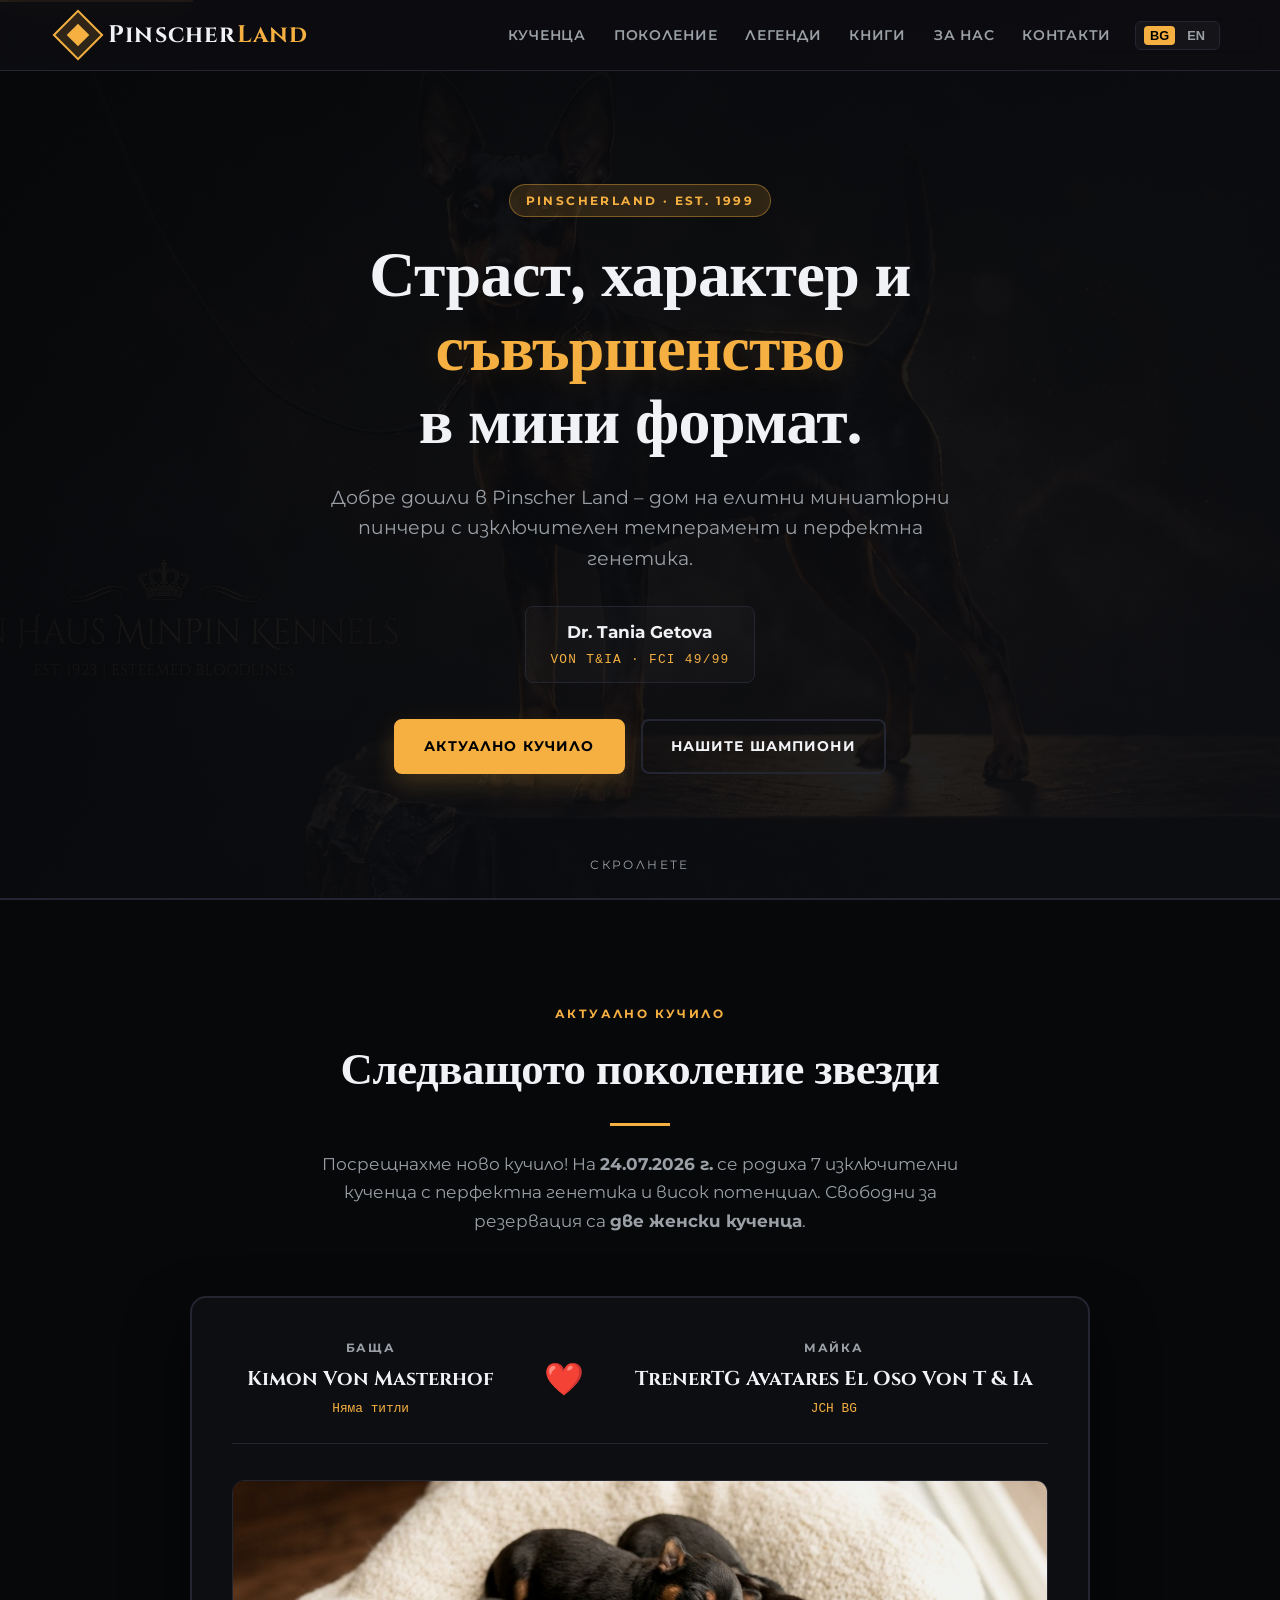
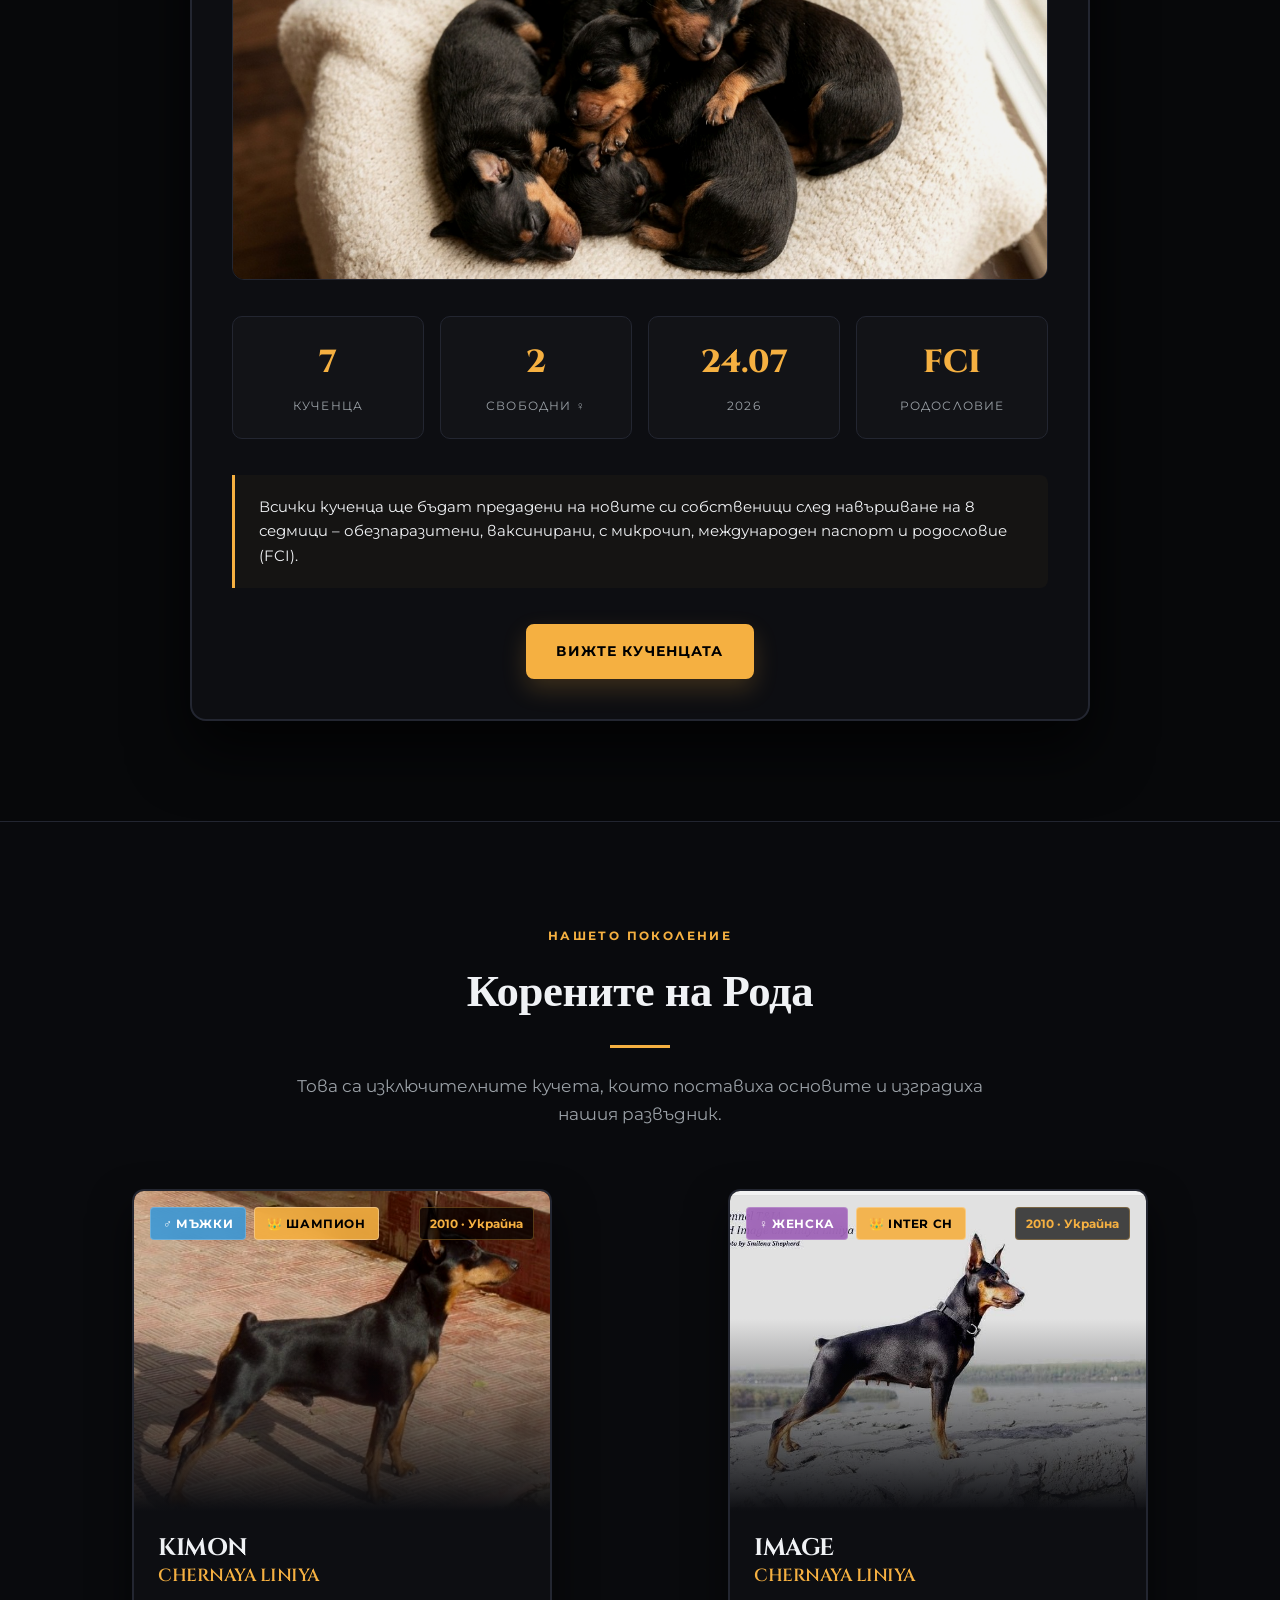
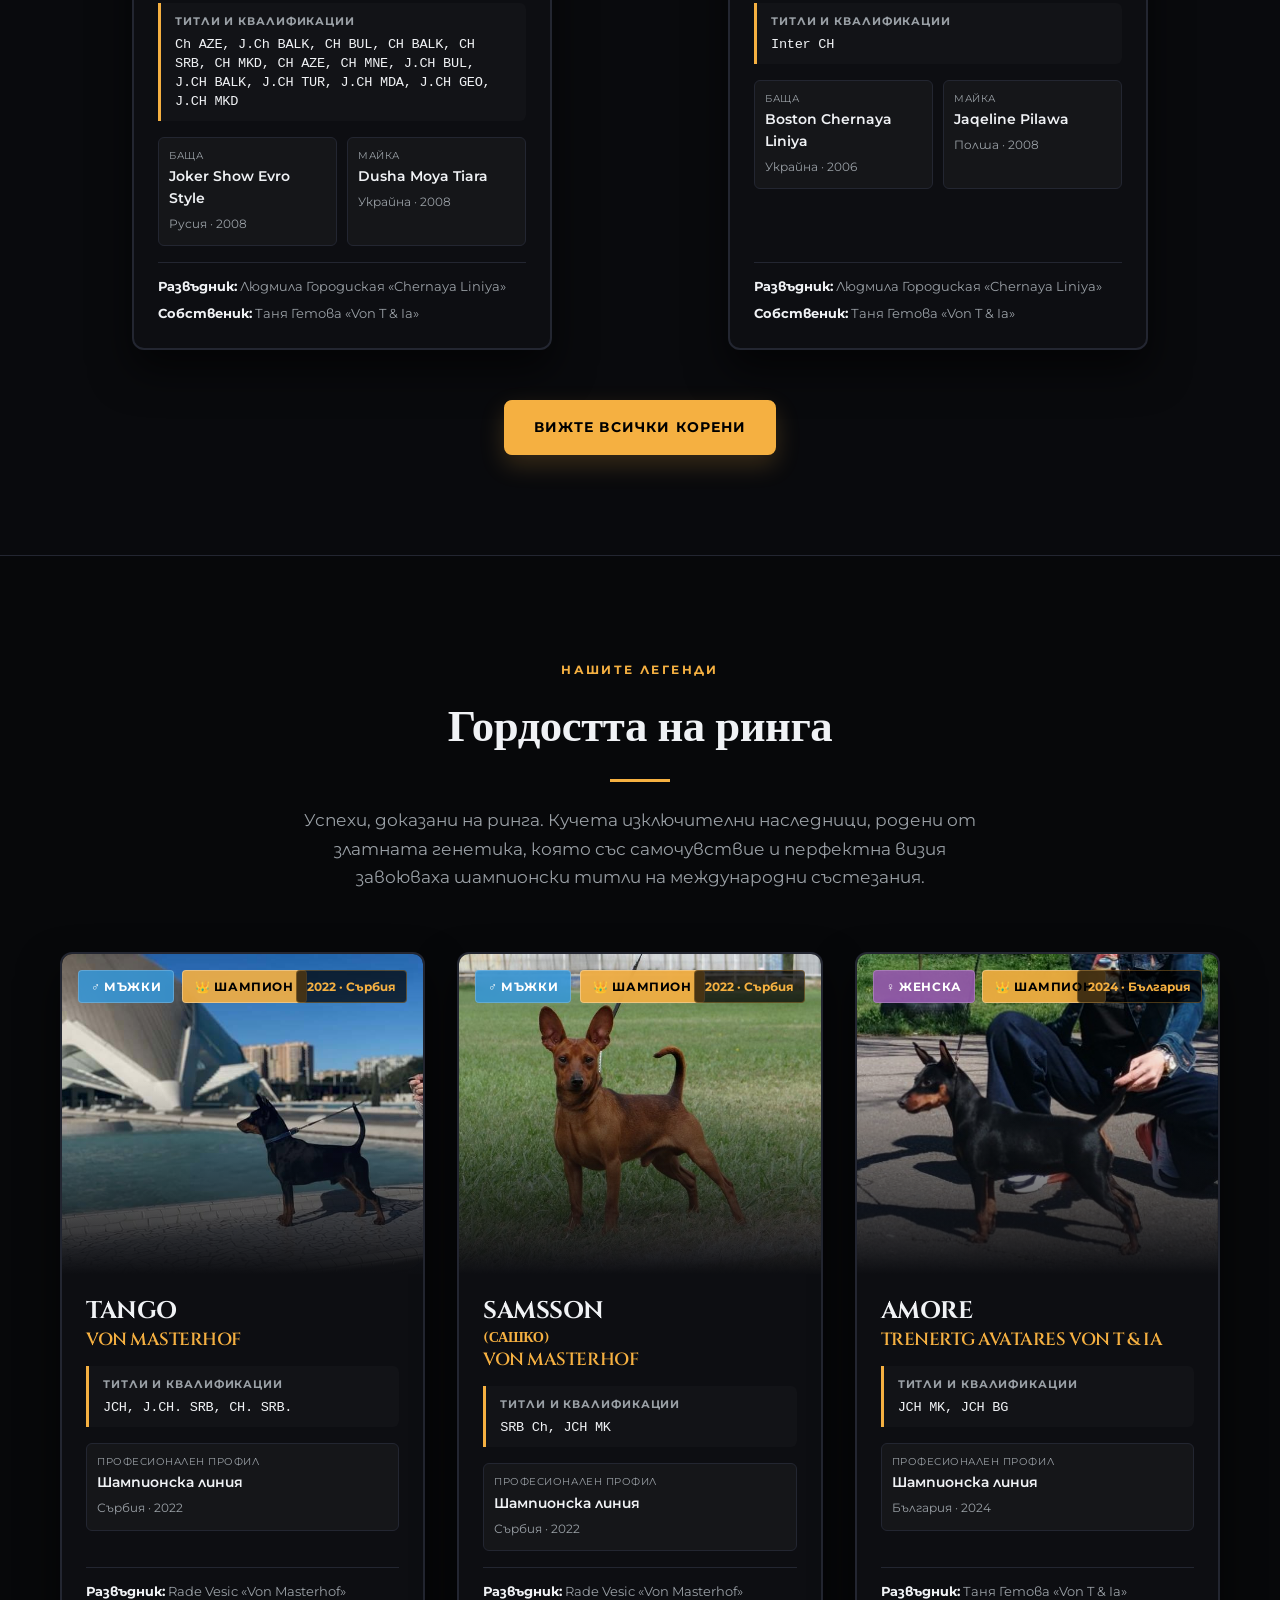
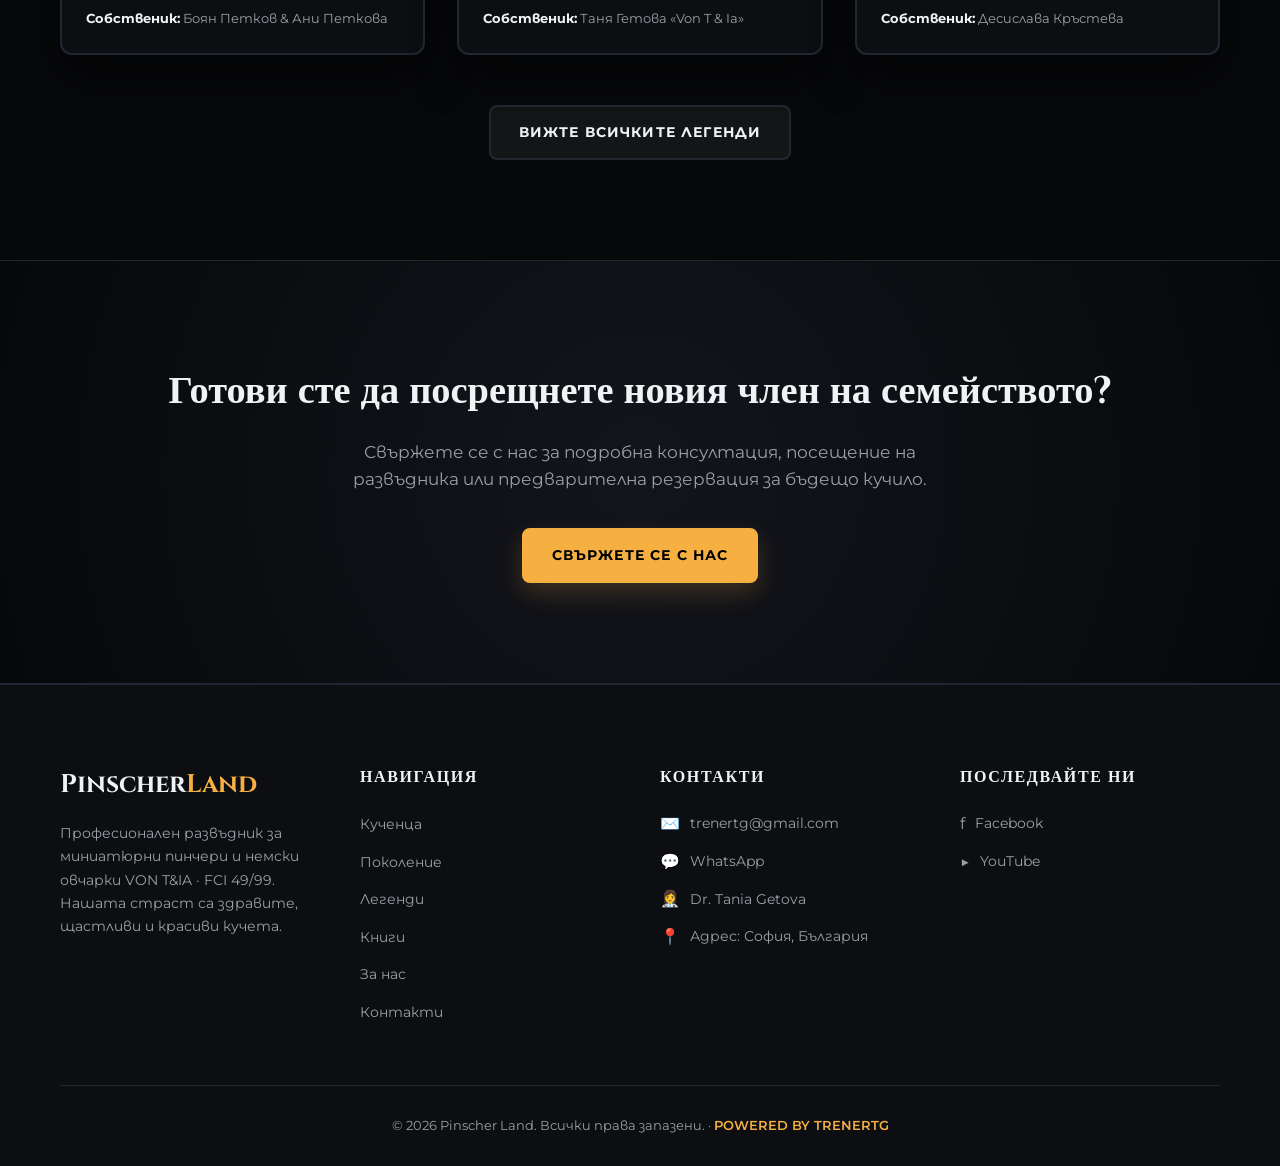
<file: index.html>
<!DOCTYPE html>
<html lang="bg">
<head>
    <meta charset="UTF-8">
    <meta name="viewport" content="width=device-width, initial-scale=1.0">
    <meta name="description" content="Развъдник Pinscher Land - Професионално отглеждане на миниатюрни пинчери. Шампионски кръвни линии, здрави и щастливи кучета с перфектен темперамент.">
    <meta name="keywords" content="пинчер, развъдник пинчери, мини пинчер, кучета пинчер, pinscher land, кученца пинчер, VON T&IA">

    <meta property="og:title" content="Pinscher Land | Професионален развъдник за миниатюрни пинчери">
    <meta property="og:description" content="Страст, характер и съвършенство в мини формат. Елитни миниатюрни пинчери с изключителен темперамент.">
    <meta property="og:type" content="website">
    <meta property="og:url" content="https://pinscher.land">
    <meta property="og:image" content="images/hero-bg.jpg">

    <title>Pinscher Land | Страст, характер и съвършенство в мини формат</title>

    <link rel="preconnect" href="https://fonts.googleapis.com">
    <link rel="preconnect" href="https://fonts.gstatic.com" crossorigin>
    <link href="https://fonts.googleapis.com/css2?family=Cinzel:wght@400;600;700;800&family=Montserrat:wght@300;400;500;600;700;800&display=swap" rel="stylesheet">
    <link rel="icon" href="favicon.svg" type="image/svg+xml">
    
    <!-- SEO Schema Markup (JSON-LD) -->
    <script type="application/ld+json">
    {
      "@context": "https://schema.org",
      "@type": "LocalBusiness",
      "name": "Pinscher Land",
      "description": "Професионален развъдник за миниатюрни пинчери VON T&IA · FCI 49/99.",
      "url": "https://pinscher.land",
      "telephone": "+359898734043",
      "email": "trenertg@gmail.com",
      "address": {
        "@type": "PostalAddress",
        "addressLocality": "София",
        "addressCountry": "България"
      },
      "founder": {
        "@type": "Person",
        "name": "Dr. Tania Getova"
      },
      "sameAs": [
        "https://www.facebook.com/trenertg",
        "https://www.youtube.com/@trenertg"
      ]
    }
    </script>

    <style>
        :root {
            --bg-body: #07080a;
            --bg-card: #0d0e12;
            --bg-card-hover: #13151c;
            --border-color: #232631;
            --border-gold: rgba(245, 176, 65, 0.4);
            --accent-gold: #f5b041;
            --accent-gold-glow: rgba(245, 176, 65, 0.15);
            --accent-blue: #3498db;
            --accent-purple: #9b59b6;
            --text-main: #f0f2f5;
            --text-muted: #9aa0a6;
            --transition: all 0.3s cubic-bezier(0.4, 0, 0.2, 1);
        }

        * {
            box-sizing: border-box;
            margin: 0;
            padding: 0;
        }

        body {
            font-family: 'Montserrat', sans-serif;
            background-color: var(--bg-body);
            color: var(--text-main);
            line-height: 1.6;
            overflow-x: hidden;
        }

        a {
            color: inherit;
            text-decoration: none;
        }

        ul {
            list-style: none;
        }

        .container {
            width: 100%;
            max-width: 1200px;
            margin: 0 auto;
            padding: 0 20px;
        }

        .skip-link {
            position: absolute;
            top: -40px;
            left: 0;
            background: var(--accent-gold);
            color: #000;
            padding: 8px;
            z-index: 100;
            font-weight: 700;
        }
        .skip-link:focus {
            top: 0;
        }

        /* ===== Header ===== */
        .header {
            position: fixed;
            top: 0;
            left: 0;
            width: 100%;
            background: rgba(13, 14, 18, 0.85);
            backdrop-filter: blur(12px);
            border-bottom: 1px solid var(--border-color);
            z-index: 1000;
            padding: 16px 0;
        }

        .header-container {
            display: flex;
            align-items: center;
            justify-content: space-between;
        }

        .logo-box {
            display: flex;
            align-items: center;
            gap: 12px;
        }

        .logo-diamond-wrapper {
            width: 36px;
            height: 36px;
            border: 2px solid var(--accent-gold);
            transform: rotate(45deg);
            display: flex;
            align-items: center;
            justify-content: center;
            background: var(--accent-gold-glow);
        }

        .logo-diamond {
            width: 16px;
            height: 16px;
            background: var(--accent-gold);
        }

        .logo-text {
            font-family: 'Cinzel', serif;
            font-size: 1.5rem;
            font-weight: 700;
            letter-spacing: 0.05em;
            color: var(--text-main);
        }

        .logo-text span {
            color: var(--accent-gold);
        }

        .nav-list {
            display: flex;
            gap: 28px;
            align-items: center;
        }

        .nav-link {
            font-size: 0.9rem;
            font-weight: 600;
            text-transform: uppercase;
            letter-spacing: 0.05em;
            color: var(--text-muted);
            transition: var(--transition);
        }

        .nav-link:hover {
            color: var(--accent-gold);
            text-shadow: 0 0 10px var(--accent-gold-glow);
        }

        .lang-switcher {
            display: flex;
            align-items: center;
            gap: 6px;
            margin-left: 24px;
            background: rgba(255, 255, 255, 0.03);
            border: 1px solid var(--border-color);
            padding: 4px 8px;
            border-radius: 6px;
        }

        .lang-btn {
            background: none;
            border: none;
            color: var(--text-muted);
            cursor: pointer;
            font-weight: 700;
            font-size: 0.8rem;
            padding: 2px 6px;
            border-radius: 4px;
            transition: var(--transition);
        }

        .lang-btn.active, .lang-btn:hover {
            color: #000;
            background: var(--accent-gold);
        }

        .mobile-menu-btn {
            display: none;
            background: none;
            border: none;
            cursor: pointer;
            flex-direction: column;
            gap: 5px;
            padding: 6px;
        }

        .mobile-menu-btn span {
            display: block;
            width: 24px;
            height: 2px;
            background: var(--text-main);
            transition: var(--transition);
        }

        @media (max-width: 900px) {
            .nav {
                position: fixed;
                top: 73px;
                left: 0;
                width: 100%;
                background: var(--bg-card);
                border-bottom: 1px solid var(--border-color);
                padding: 24px;
                transform: translateY(-120%);
                opacity: 0;
                transition: var(--transition);
                pointer-events: none;
            }
            .nav.open {
                transform: translateY(0);
                opacity: 1;
                pointer-events: auto;
            }
            .nav-list {
                flex-direction: column;
                align-items: flex-start;
                gap: 16px;
            }
            .mobile-menu-btn {
                display: flex;
            }
            .lang-switcher {
                margin-left: 0;
                margin-top: 0;
            }
        }

        /* ===== Hero ===== */
        .hero {
            position: relative;
            min-height: 100vh;
            display: flex;
            align-items: center;
            justify-content: center;
            text-align: center;
            background: linear-gradient(135deg, rgba(7,8,10,0.95) 0%, rgba(13,14,18,0.9) 100%), url('images/hero-bg.jpg') center/cover no-repeat;
            padding: 140px 20px 80px;
            border-bottom: 2px solid var(--border-color);
        }

        .hero-content {
            max-width: 800px;
            z-index: 2;
        }

        .hero-tag {
            display: inline-block;
            font-size: 0.75rem;
            font-weight: 700;
            text-transform: uppercase;
            letter-spacing: 0.2em;
            color: var(--accent-gold);
            background: var(--accent-gold-glow);
            border: 1px solid var(--border-gold);
            padding: 6px 16px;
            border-radius: 20px;
            margin-bottom: 24px;
        }

        .hero-title {
            font-family: 'Cinzel', serif;
            font-size: clamp(2.2rem, 5vw, 4.2rem);
            font-weight: 800;
            line-height: 1.15;
            margin-bottom: 20px;
            letter-spacing: -0.01em;
        }

        .hero-title span {
            color: var(--accent-gold);
            text-shadow: 0 0 30px var(--accent-gold-glow);
        }

        .hero-subtitle {
            font-size: clamp(1rem, 2vw, 1.2rem);
            color: var(--text-muted);
            margin-bottom: 32px;
            max-width: 650px;
            margin-left: auto;
            margin-right: auto;
        }

        .hero-credit {
            margin-bottom: 36px;
            display: inline-flex;
            flex-direction: column;
            gap: 4px;
            padding: 12px 24px;
            background: rgba(255, 255, 255, 0.02);
            border: 1px solid var(--border-color);
            border-radius: 8px;
        }

        .hero-credit-name {
            font-weight: 700;
            color: var(--text-main);
            font-size: 1.05rem;
        }

        .hero-credit-fci {
            font-size: 0.8rem;
            color: var(--accent-gold);
            font-family: monospace;
            letter-spacing: 0.1em;
        }

        .hero-buttons {
            display: flex;
            gap: 16px;
            justify-content: center;
            flex-wrap: wrap;
        }

        .btn {
            display: inline-flex;
            align-items: center;
            justify-content: center;
            padding: 14px 28px;
            font-size: 0.9rem;
            font-weight: 700;
            text-transform: uppercase;
            letter-spacing: 0.08em;
            border-radius: 8px;
            transition: var(--transition);
            cursor: pointer;
        }

        .btn-primary {
            background: var(--accent-gold);
            color: #000;
            border: 2px solid var(--accent-gold);
            box-shadow: 0 10px 25px rgba(245, 176, 65, 0.2);
        }

        .btn-primary:hover {
            background: transparent;
            color: var(--accent-gold);
            box-shadow: 0 10px 25px rgba(245, 176, 65, 0.3);
            transform: translateY(-2px);
        }

        .btn-outline-light {
            background: transparent;
            color: var(--text-main);
            border: 2px solid var(--border-color);
        }

        .btn-outline-light:hover {
            border-color: var(--accent-gold);
            color: var(--accent-gold);
            transform: translateY(-2px);
        }

        .btn-secondary {
            background: rgba(255, 255, 255, 0.05);
            color: var(--text-main);
            border: 2px solid var(--border-color);
        }

        .btn-secondary:hover {
            background: var(--accent-gold);
            color: #000;
            border-color: var(--accent-gold);
            transform: translateY(-2px);
        }

        .scroll-indicator {
            position: absolute;
            bottom: 24px;
            left: 50%;
            transform: translateX(-50%);
            font-size: 0.75rem;
            text-transform: uppercase;
            letter-spacing: 0.2em;
            color: var(--text-muted);
            animation: bounce 2s infinite;
        }

        @keyframes bounce {
            0%, 20%, 50%, 80%, 100% {transform: translateY(0) translateX(-50%);}
            40% {transform: translateY(-8px) translateX(-50%);}
            60% {transform: translateY(-4px) translateX(-50%);}
        }

        /* ===== Sections Common ===== */
        .section {
            padding: 100px 0;
            border-bottom: 1px solid var(--border-color);
        }

        .section-subtitle {
            display: inline-block;
            font-size: 0.75rem;
            font-weight: 700;
            text-transform: uppercase;
            letter-spacing: 0.2em;
            color: var(--accent-gold);
            margin-bottom: 12px;
        }

        .section-title {
            font-family: 'Cinzel', serif;
            font-size: clamp(2rem, 3.5vw, 3rem);
            font-weight: 700;
            margin-bottom: 16px;
            letter-spacing: -0.01em;
        }

        .title-underline {
            width: 60px;
            height: 3px;
            background: var(--accent-gold);
            margin-bottom: 24px;
        }

        .title-underline.center {
            margin-left: auto;
            margin-right: auto;
        }

        .section-desc {
            color: var(--text-muted);
            font-size: 1.05rem;
            line-height: 1.7;
            margin-bottom: 60px;
        }

        .max-w-md {
            max-width: 700px;
        }

        .mx-auto {
            margin-left: auto;
            margin-right: auto;
        }

        .text-center {
            text-align: center;
        }

        .grid {
            display: grid;
            grid-template-columns: repeat(auto-fit, minmax(340px, 1fr));
            gap: 32px;
            justify-content: center;
        }

        /* ===== Блок 1: Актуално кучило (Brutal Redesign) ===== */
        .brutal-litter-box {
            background-color: var(--bg-card);
            border: 2px solid var(--border-color);
            border-radius: 16px;
            padding: 40px;
            max-width: 900px;
            margin: 0 auto;
            box-shadow: 0 30px 60px rgba(0, 0, 0, 0.7);
            position: relative;
            overflow: hidden;
            transition: var(--transition);
        }

        .brutal-litter-box:hover {
            border-color: var(--border-gold);
        }

        .litter-parents {
            display: flex;
            align-items: center;
            justify-content: space-around;
            gap: 20px;
            margin-bottom: 36px;
            padding-bottom: 24px;
            border-bottom: 1px solid var(--border-color);
            flex-wrap: wrap;
        }

        .parent {
            text-align: center;
        }

        .parent h4 {
            font-size: 0.75rem;
            text-transform: uppercase;
            letter-spacing: 0.15em;
            color: var(--text-muted);
            margin-bottom: 6px;
        }

        .parent p {
            font-family: 'Cinzel', serif;
            font-size: 1.25rem;
            font-weight: 700;
            color: var(--text-main);
        }

        .parent .small-text {
            font-size: 0.8rem;
            color: var(--accent-gold);
            margin-top: 4px;
            font-family: monospace;
        }

        .litter-icon {
            font-size: 2rem;
            animation: pulse-heart 2s infinite;
        }

        @keyframes pulse-heart {
            0%, 100% { transform: scale(1); }
            50% { transform: scale(1.15); }
        }

        .litter-image-wrapper {
            width: 100%;
            height: 400px;
            border-radius: 12px;
            overflow: hidden;
            border: 1px solid var(--border-color);
            margin-bottom: 36px;
            background: #000;
        }

        .litter-image-wrapper img {
            width: 100%;
            height: 100%;
            object-fit: cover;
            filter: contrast(1.05) brightness(0.95);
            transition: transform 0.5s ease;
        }

        .brutal-litter-box:hover .litter-image-wrapper img {
            transform: scale(1.03);
        }

        .litter-details-grid {
            display: grid;
            grid-template-columns: repeat(auto-fit, minmax(180px, 1fr));
            gap: 16px;
            margin-bottom: 36px;
        }

        .litter-detail {
            background: rgba(255, 255, 255, 0.02);
            border: 1px solid var(--border-color);
            padding: 20px;
            border-radius: 10px;
            text-align: center;
        }

        .litter-detail .num {
            display: block;
            font-family: 'Cinzel', serif;
            font-size: 2rem;
            font-weight: 800;
            color: var(--accent-gold);
            margin-bottom: 4px;
        }

        .litter-detail .lbl {
            font-size: 0.75rem;
            text-transform: uppercase;
            letter-spacing: 0.1em;
            color: var(--text-muted);
        }

        .litter-info {
            background: rgba(245, 176, 65, 0.03);
            border-left: 3px solid var(--accent-gold);
            padding: 20px 24px;
            border-radius: 0 8px 8px 0;
            margin-bottom: 36px;
            font-size: 0.95rem;
            color: var(--text-main);
            line-height: 1.6;
        }

        /* ===== Brutal Dog Card Styles (Генероди и Легенди) ===== */
        .brutal-dog-card {
            --bg-card: #0d0e12;
            --border-color: #232631;
            --accent-gold: #f5b041;
            --accent-blue: #3498db;
            --accent-purple: #9b59b6;
            --text-main: #f0f2f5;
            --text-muted: #9aa0a6;
            
            font-family: 'Montserrat', sans-serif;
            background-color: var(--bg-card);
            border: 2px solid var(--border-color);
            border-radius: 12px;
            overflow: hidden;
            width: 100%;
            max-width: 420px;
            margin: 0 auto;
            box-shadow: 0 20px 40px rgba(0, 0, 0, 0.6);
            transition: transform 0.3s ease, border-color 0.3s ease;
            display: flex;
            flex-direction: column;
        }

        .brutal-dog-card:hover {
            border-color: var(--accent-gold);
            transform: translateY(-4px);
        }

        .card-media {
            position: relative;
            width: 100%;
            height: 320px;
            overflow: hidden;
            background: #000;
        }

        .card-media-link {
            display: block;
            width: 100%;
            height: 100%;
        }

        .card-media-link img {
            width: 100%;
            height: 100%;
            object-fit: cover;
            filter: contrast(1.05) brightness(0.95);
            transition: transform 0.5s ease;
        }

        .brutal-dog-card:hover .card-media-link img {
            transform: scale(1.04);
        }

        .card-media::after {
            content: '';
            position: absolute;
            inset: 0;
            background: linear-gradient(to top, #0d0e12 0%, transparent 60%);
            pointer-events: none;
        }

        .card-badges {
            position: absolute;
            top: 16px;
            left: 16px;
            display: flex;
            gap: 8px;
            z-index: 2;
            pointer-events: none;
        }

        .badge {
            padding: 6px 12px;
            font-size: 0.75rem;
            font-weight: 700;
            text-transform: uppercase;
            letter-spacing: 0.05em;
            border-radius: 4px;
            backdrop-filter: blur(8px);
        }

        .badge-male {
            background: rgba(52, 152, 219, 0.85);
            color: #fff;
            border: 1px solid rgba(255, 255, 255, 0.2);
        }

        .badge-female {
            background: rgba(155, 89, 182, 0.85);
            color: #fff;
            border: 1px solid rgba(255, 255, 255, 0.2);
        }

        .badge-gold {
            background: rgba(245, 176, 65, 0.9);
            color: #000;
            border: 1px solid rgba(255, 255, 255, 0.3);
        }

        .year-badge {
            position: absolute;
            top: 16px;
            right: 16px;
            background: rgba(0, 0, 0, 0.7);
            color: var(--accent-gold);
            border: 1px solid rgba(245, 176, 65, 0.3);
            padding: 6px 10px;
            font-size: 0.75rem;
            font-weight: 700;
            border-radius: 4px;
            z-index: 2;
            pointer-events: none;
        }

        .card-content {
            padding: 24px;
            display: flex;
            flex-direction: column;
            flex-grow: 1;
        }

        .dog-title-link {
            text-decoration: none;
            color: var(--text-main);
            display: inline-block;
            margin-bottom: 16px;
        }

        .dog-title-link h3 {
            margin: 0;
            font-family: 'Cinzel', serif;
            font-size: 1.5rem;
            font-weight: 700;
            line-height: 1.15;
            letter-spacing: -0.02em;
            text-transform: uppercase;
        }

        .dog-title-link h3 span {
            color: var(--accent-gold);
            display: block;
            font-size: 1.1rem;
            font-weight: 600;
            margin-top: 4px;
        }

        .dog-title-link:hover h3 {
            color: var(--accent-gold);
        }

        .titles-box {
            background: rgba(255, 255, 255, 0.02);
            border-left: 3px solid var(--accent-gold);
            padding: 10px 14px;
            margin-bottom: 16px;
            border-radius: 0 6px 6px 0;
        }

        .titles-label {
            font-size: 0.7rem;
            text-transform: uppercase;
            color: var(--text-muted);
            letter-spacing: 0.08em;
            margin-bottom: 4px;
            font-weight: 700;
        }

        .titles-text {
            font-size: 0.85rem;
            color: var(--text-main);
            line-height: 1.4;
            font-family: monospace;
            letter-spacing: -0.02em;
        }

        .pedigree-grid {
            display: grid;
            grid-template-columns: 1fr 1fr;
            gap: 10px;
            margin-bottom: 16px;
        }

        .pedigree-card {
            background: rgba(255, 255, 255, 0.03);
            border: 1px solid var(--border-color);
            padding: 10px;
            border-radius: 6px;
        }

        .p-role {
            font-size: 0.65rem;
            text-transform: uppercase;
            color: var(--text-muted);
            letter-spacing: 0.05em;
            display: block;
            margin-bottom: 2px;
        }

        .p-name {
            font-size: 0.85rem;
            font-weight: 600;
            color: var(--text-main);
            display: block;
        }

        .p-sub {
            font-size: 0.75rem;
            color: var(--text-muted);
        }

        .card-footer {
            border-top: 1px solid var(--border-color);
            padding-top: 14px;
            margin-top: auto;
            display: flex;
            flex-direction: column;
            gap: 6px;
            font-size: 0.8rem;
            color: var(--text-muted);
        }

        .card-footer strong {
            color: var(--text-main);
        }

        /* ===== CTA Section ===== */
        .cta {
            padding: 100px 0;
            background: radial-gradient(circle at center, #13151c 0%, #07080a 100%);
            border-bottom: 1px solid var(--border-color);
            text-align: center;
        }

        .cta h2 {
            font-family: 'Cinzel', serif;
            font-size: clamp(1.8rem, 3vw, 2.6rem);
            margin-bottom: 16px;
            font-weight: 700;
        }

        .cta p {
            color: var(--text-muted);
            max-width: 650px;
            margin: 0 auto 36px;
            font-size: 1.05rem;
        }

        /* ===== Footer ===== */
        .footer {
            background-color: var(--bg-card);
            padding: 80px 0 30px;
            border-top: 1px solid var(--border-color);
        }

        .footer-grid {
            display: grid;
            grid-template-columns: repeat(auto-fit, minmax(250px, 1fr));
            gap: 40px;
            margin-bottom: 60px;
        }

        .footer-logo {
            font-family: 'Cinzel', serif;
            font-size: 1.6rem;
            font-weight: 700;
            color: var(--text-main);
            display: inline-block;
            margin-bottom: 16px;
        }

        .footer-logo span {
            color: var(--accent-gold);
        }

        .footer-info p {
            color: var(--text-muted);
            font-size: 0.9rem;
            line-height: 1.6;
        }

        .footer h4 {
            font-family: 'Cinzel', serif;
            font-size: 1rem;
            text-transform: uppercase;
            letter-spacing: 0.1em;
            margin-bottom: 20px;
            color: var(--text-main);
        }

        .footer-links, .contact-list {
            display: flex;
            flex-direction: column;
            gap: 12px;
        }

        .footer-links a, .contact-list a, .contact-list span {
            font-size: 0.9rem;
            color: var(--text-muted);
            transition: var(--transition);
        }

        .footer-links a:hover, .contact-list a:hover {
            color: var(--accent-gold);
            padding-left: 4px;
        }

        .contact-list li {
            display: flex;
            align-items: center;
            gap: 10px;
        }

        .contact-list .ico {
            font-size: 1rem;
        }

        .footer-bottom {
            text-align: center;
            padding-top: 30px;
            border-top: 1px solid var(--border-color);
            font-size: 0.8rem;
            color: var(--text-muted);
        }

        .footer-bottom a {
            color: var(--accent-gold);
            font-weight: 600;
        }

        @media (max-width: 768px) {
            .section {
                padding: 70px 0;
            }
            .brutal-litter-box {
                padding: 24px;
            }
            .litter-image-wrapper {
                height: 260px;
            }
        }
    </style>
</head>
<body>

<a href="#main-content" class="skip-link">Към съдържанието</a>

<!-- ===== Header ===== -->
<header class="header">
    <div class="container header-container">
        <a href="index.html" class="logo-box">
            <div class="logo-diamond-wrapper">
                <div class="logo-diamond"></div>
            </div>
            <span class="logo-text">Pinscher<span>Land</span>
            </span>
        </a>
        <div style="display: flex; align-items: center;">
            <nav class="nav" id="main-nav" aria-label="Основна навигация">
                <ul class="nav-list">
                    <li><a href="puppies.html" class="nav-link" data-i18n="nav_puppies">Кученца</a></li>
                    <li><a href="generations.html" class="nav-link" data-i18n="nav_generations">Поколение</a></li>
                    <li><a href="legends.html" class="nav-link" data-i18n="nav_legends">Легенди</a></li>
                    <li><a href="books.html" class="nav-link" data-i18n="nav_books">Книги</a></li>
                    <li><a href="about.html" class="nav-link" data-i18n="nav_about">За нас</a></li>
                    <li><a href="contacts.html" class="nav-link" data-i18n="nav_contacts">Контакти</a></li>
                </ul>
            </nav>
            <div class="lang-switcher">
                <button onclick="setLanguage('bg')" class="lang-btn active">BG</button>
                <button onclick="setLanguage('en')" class="lang-btn">EN</button>
            </div>
            <button type="button" class="mobile-menu-btn" aria-label="Отвори менюто" aria-expanded="false" aria-controls="main-nav"><span></span><span></span><span></span></button>
        </div>
    </div>
</header>

<main id="main-content">

<!-- ===== Hero ===== -->
<section class="hero">
    <div class="hero-content">
        <span class="hero-tag" data-i18n="hero_tag">PinscherLand · Est. 1999</span>
        <h1 class="hero-title" data-i18n="hero_title">Страст, характер и <span>съвършенство</span><br>в мини формат.</h1>
        <p class="hero-subtitle" data-i18n="hero_subtitle">Добре дошли в Pinscher Land – дом на елитни миниатюрни пинчери с изключителен темперамент и перфектна генетика.</p>
        <div class="hero-credit">
            <div class="hero-credit-name">Dr. Tania Getova</div>
            <div class="hero-credit-fci">VON T&amp;IA · FCI 49/99</div>
        </div>
        <div class="hero-buttons">
            <a href="#litters" class="btn btn-primary" data-i18n="btn_current_litter">Актуално кучило</a>
            <a href="legends.html" class="btn btn-outline-light" data-i18n="btn_champions">Нашите шампиони</a>
        </div>
    </div>
    <div class="scroll-indicator">Скролнете</div>
</section>

<!-- ===== Блок 1: Актуално кучило ===== -->
<section id="litters" class="section">
    <div class="container">
        <div class="text-center">
            <span class="section-subtitle" data-i18n="litter_subtitle">Актуално кучило</span>
            <h2 class="section-title" data-i18n="litter_title">Следващото поколение звезди</h2>
            <div class="title-underline center"></div>
            <p class="section-desc max-w-md mx-auto" data-i18n="litter_desc">Посрещнахме ново кучило! На <strong>24.07.2026 г.</strong> се родиха 7 изключителни кученца с перфектна генетика и висок потенциал. Свободни за резервация са <strong>две женски кученца</strong>.</p>
        </div>

        <div class="brutal-litter-box">
            <div class="litter-parents">
                <div class="parent">
                    <h4 data-i18n="father">Баща</h4>
                    <p>Kimon Von Masterhof</p>
                    <div class="small-text">Няма титли</div>
                </div>
                <div class="litter-icon">❤️</div>
                <div class="parent">
                    <h4 data-i18n="mother">Майка</h4>
                    <p>TrenerTG Avatares El Oso Von T & Ia</p>
                    <div class="small-text">JCH BG</div>
                </div>
            </div>

            <div class="litter-image-wrapper">
                <img src="images/current-litter.jpg" alt="Current puppy litter July 2026" loading="lazy">
            </div>

            <div class="litter-details-grid">
                <div class="litter-detail"><span class="num">7</span><span class="lbl" data-i18n="puppies_count">Кученца</span></div>
                <div class="litter-detail"><span class="num">2</span><span class="lbl" data-i18n="free_count">Свободни ♀</span></div>
                <div class="litter-detail"><span class="num">24.07</span><span class="lbl">2026</span></div>
                <div class="litter-detail"><span class="num">FCI</span><span class="lbl" data-i18n="pedigree">Родословие</span></div>
            </div>

            <div class="litter-info">
                <p data-i18n="litter_text">Всички кученца ще бъдат предадени на новите си собственици след навършване на 8 седмици – обезпаразитени, ваксинирани, с микрочип, международен паспорт и родословие (FCI).</p>
            </div>

            <div class="text-center">
                <a href="puppies.html" class="btn btn-primary" data-i18n="btn_view_puppies">Вижте кученцата</a>
            </div>
        </div>
    </div>
</section>

<!-- ===== Блок 2: Нашето Поколение (Корените на Рода) ===== -->
<section class="section" style="background: rgba(13, 14, 18, 0.4);">
    <div class="container">
        <div class="text-center">
            <span class="section-subtitle" data-i18n="gen_subtitle">Нашето Поколение</span>
            <h2 class="section-title" data-i18n="gen_title">Корените на Рода</h2>
            <div class="title-underline center"></div>
            <p class="section-desc max-w-md mx-auto" data-i18n="gen_desc">Това са изключителните кучета, които поставиха основите и изградиха нашия развъдник.</p>
        </div>

        <div class="grid">
            <!-- Kimon Chernaya Liniya -->
            <article class="brutal-dog-card">
                <div class="card-media">
                    <div class="card-badges">
                        <span class="badge badge-male">♂ Мъжки</span>
                        <span class="badge badge-gold">👑 Шампион</span>
                    </div>
                    <span class="year-badge">2010 · Украйна</span>
                    <a href="/legends/kimon-chernaya-liniya.html" class="card-media-link" aria-label="Преглед на профил и снимки: Kimon Chernaya Liniya">
                        <img src="images/generations/kimon-chernaya-liniya.jpg" alt="Kimon Chernaya Liniya" loading="lazy">
                    </a>
                </div>
                <div class="card-content">
                    <a href="https://mp.dogpedigree.net/ru/dog/3469" target="_blank" rel="noopener noreferrer" class="dog-title-link">
                        <h3>Kimon <span>Chernaya Liniya</span></h3>
                    </a>

                    <div class="titles-box">
                        <div class="titles-label">Титли и квалификации</div>
                        <div class="titles-text">Ch AZE, J.Ch BALK, CH BUL, CH BALK, CH SRB, CH MKD, CH AZE, CH MNE, J.CH BUL, J.CH BALK, J.CH TUR, J.CH MDA, J.CH GEO, J.CH MKD</div>
                    </div>

                    <div class="pedigree-grid">
                        <div class="pedigree-card">
                            <span class="p-role">Баща</span>
                            <span class="p-name">Joker Show Evro Style</span>
                            <span class="p-sub">Русия · 2008</span>
                        </div>
                        <div class="pedigree-card">
                            <span class="p-role">Майка</span>
                            <span class="p-name">Dusha Moya Tiara</span>
                            <span class="p-sub">Украйна · 2008</span>
                        </div>
                    </div>

                    <div class="card-footer">
                        <div><strong>Развъдник:</strong> Людмила Городиская «Chernaya Liniya»</div>
                        <div><strong>Собственик:</strong> Таня Гетова «Von T & Ia»</div>
                    </div>
                </div>
            </article>

            <!-- Image Chernaya Liniya -->
            <article class="brutal-dog-card">
                <div class="card-media">
                    <div class="card-badges">
                        <span class="badge badge-female">♀ Женска</span>
                        <span class="badge badge-gold">👑 Inter CH</span>
                    </div>
                    <span class="year-badge">2010 · Украйна</span>
                    <a href="/legends/image-chernaya-liniya.html" class="card-media-link" aria-label="Преглед на профил и снимки: Image Chernaya Liniya">
                        <img src="images/generations/image-chernaya-liniya.jpg" alt="Image Chernaya Liniya" loading="lazy">
                    </a>
                </div>
                <div class="card-content">
                    <a href="https://mp.dogpedigree.net/ru/dog/13327" target="_blank" rel="noopener noreferrer" class="dog-title-link">
                        <h3>Image <span>Chernaya Liniya</span></h3>
                    </a>

                    <div class="titles-box">
                        <div class="titles-label">Титли и квалификации</div>
                        <div class="titles-text">Inter CH</div>
                    </div>

                    <div class="pedigree-grid">
                        <div class="pedigree-card">
                            <span class="p-role">Баща</span>
                            <span class="p-name">Boston Chernaya Liniya</span>
                            <span class="p-sub">Украйна · 2006</span>
                        </div>
                        <div class="pedigree-card">
                            <span class="p-role">Майка</span>
                            <span class="p-name">Jaqeline Pilawa</span>
                            <span class="p-sub">Полша · 2008</span>
                        </div>
                    </div>

                    <div class="card-footer">
                        <div><strong>Развъдник:</strong> Людмила Городиская «Chernaya Liniya»</div>
                        <div><strong>Собственик:</strong> Таня Гетова «Von T & Ia»</div>
                    </div>
                </div>
            </article>
        </div>

        <div class="text-center" style="margin-top: 50px;">
            <a href="generations.html" class="btn btn-primary" data-i18n="btn_all_roots">Вижте всички корени</a>
        </div>
    </div>
</section>

<!-- ===== Блок 3: Нашите Легенди ===== -->
<section class="section">
    <div class="container">
        <div class="text-center">
            <span class="section-subtitle" data-i18n="legends_subtitle">Нашите Легенди</span>
            <h2 class="section-title" data-i18n="legends_title">Гордостта на ринга</h2>
            <div class="title-underline center"></div>
            <p class="section-desc max-w-md mx-auto" data-i18n="legends_desc">Успехи, доказани на ринга. Кучета изключителни наследници, родени от златната генетика, които със самочувствие и перфектна визия завоюваха шампионски титли на международни състезания.</p>
        </div>

        <div class="grid">
            <!-- Tango, Von Masterhof -->
            <article class="brutal-dog-card">
                <div class="card-media">
                    <div class="card-badges">
                        <span class="badge badge-male">♂ Мъжки</span>
                        <span class="badge badge-gold">👑 Шампион</span>
                    </div>
                    <span class="year-badge">2022 · Сърбия</span>
                    <a href="/legends/tango-von-masterhof.html" class="card-media-link" aria-label="Преглед на профил и снимки: Tango Von Masterhof">
                        <img src="images/generations/tango-von-masterhof.jpg" alt="Tango, Von Masterhof" loading="lazy">
                    </a>
                </div>
                <div class="card-content">
                    <a href="https://mp.dogpedigree.net/en/dog/35001" target="_blank" rel="noopener noreferrer" class="dog-title-link">
                        <h3>Tango <span>Von Masterhof</span></h3>
                    </a>

                    <div class="titles-box">
                        <div class="titles-label">Титли и квалификации</div>
                        <div class="titles-text">JCH, J.CH. SRB, CH. SRB.</div>
                    </div>

                    <div class="pedigree-grid" style="grid-template-columns: 1fr;">
                        <div class="pedigree-card">
                            <span class="p-role">Професионален профил</span>
                            <span class="p-name">Шампионска линия</span>
                            <span class="p-sub">Сърбия · 2022</span>
                        </div>
                    </div>

                    <div class="card-footer">
                        <div><strong>Развъдник:</strong> Rade Vesic «Von Masterhof»</div>
                        <div><strong>Собственик:</strong> Боян Петков &amp; Ани Петкова</div>
                    </div>
                </div>
            </article>

            <!-- Samsson (Сашко), Von Masterhof -->
            <article class="brutal-dog-card">
                <div class="card-media">
                    <div class="card-badges">
                        <span class="badge badge-male">♂ Мъжки</span>
                        <span class="badge badge-gold">👑 Шампион</span>
                    </div>
                    <span class="year-badge">2022 · Сърбия</span>
                    <a href="/legends/samsson-von-masterhof.html" class="card-media-link" aria-label="Преглед на профил и снимки: Samsson Von Masterhof">
                        <img src="images/generations/samsson-von-masterhof.jpg" alt="Samsson (Сашко), Von Masterhof" loading="lazy">
                    </a>
                </div>
                <div class="card-content">
                    <a href="https://mp.dogpedigree.net/ru/dog/35007" target="_blank" rel="noopener noreferrer" class="dog-title-link">
                        <h3>Samsson <span style="font-size:0.9rem;">(Сашко)</span> <span>Von Masterhof</span></h3>
                    </a>

                    <div class="titles-box">
                        <div class="titles-label">Титли и квалификации</div>
                        <div class="titles-text">SRB Ch, JCH MK</div>
                    </div>

                    <div class="pedigree-grid" style="grid-template-columns: 1fr;">
                        <div class="pedigree-card">
                            <span class="p-role">Професионален профил</span>
                            <span class="p-name">Шампионска линия</span>
                            <span class="p-sub">Сърбия · 2022</span>
                        </div>
                    </div>

                    <div class="card-footer">
                        <div><strong>Развъдник:</strong> Rade Vesic «Von Masterhof»</div>
                        <div><strong>Собственик:</strong> Таня Гетова «Von T & Ia»</div>
                    </div>
                </div>
            </article>

            <!-- Amore, TrenerTG Avatares Von T & Ia -->
            <article class="brutal-dog-card">
                <div class="card-media">
                    <div class="card-badges">
                        <span class="badge badge-female">♀ Женска</span>
                        <span class="badge badge-gold">👑 Шампион</span>
                    </div>
                    <span class="year-badge">2024 · България</span>
                    <a href="/legends/amore-trenertg-avatares-von-tia.html" class="card-media-link" aria-label="Преглед на профил и снимки: Amore, TrenerTG Avatares Von T & Ia">
                        <img src="images/generations/trenertg-avatares-amore-von-t&ia.jpg" alt="Amore, TrenerTG Avatares Von T & Ia" loading="lazy">
                    </a>
                </div>
                <div class="card-content">
                    <a href="https://mp.dogpedigree.net/en/dog/40930" target="_blank" rel="noopener noreferrer" class="dog-title-link">
                        <h3>Amore <span>TrenerTG Avatares Von T &amp; Ia</span></h3>
                    </a>

                    <div class="titles-box">
                        <div class="titles-label">Титли и квалификации</div>
                        <div class="titles-text">JCH MK, JCH BG</div>
                    </div>

                    <div class="pedigree-grid" style="grid-template-columns: 1fr;">
                        <div class="pedigree-card">
                            <span class="p-role">Професионален профил</span>
                            <span class="p-name">Шампионска линия</span>
                            <span class="p-sub">България · 2024</span>
                        </div>
                    </div>

                    <div class="card-footer">
                        <div><strong>Развъдник:</strong> Таня Гетова «Von T & Ia»</div>
                        <div><strong>Собственик:</strong> Десислава Кръстева</div>
                    </div>
                </div>
            </article>
        </div>

        <div class="text-center" style="margin-top: 50px;">
            <a href="legends.html" class="btn btn-secondary" data-i18n="btn_all_legends">Вижте всичките легенди</a>
        </div>
    </div>
</section>

<!-- ===== Блок 4: Свържете се с нас ===== -->
<section class="cta">
    <div class="container">
        <div>
            <h2 data-i18n="cta_title">Готови сте да посрещнете новия член на семейството?</h2>
            <p data-i18n="cta_desc">Свържете се с нас за подробна консултация, посещение на развъдника или предварителна резервация за бъдещо кучило.</p>
            <a href="contacts.html" class="btn btn-primary" data-i18n="btn_contact_us">Свържете се с нас</a>
        </div>
    </div>
</section>

</main>

<!-- ===== Footer ===== -->
<footer class="footer">
    <div class="container">
        <div class="footer-grid">
            <div class="footer-info">
                <a href="index.html" class="footer-logo">Pinscher<span>Land</span></a>
                <p>Професионален развъдник за миниатюрни пинчери и немски овчарки VON T&amp;IA · FCI 49/99. Нашата страст са здравите, щастливи и красиви кучета.</p>
            </div>
            <div>
                <h4>Навигация</h4>
                <ul class="footer-links">
                    <li><a href="puppies.html" data-i18n="nav_puppies">Кученца</a></li>
                    <li><a href="generations.html" data-i18n="nav_generations">Поколение</a></li>
                    <li><a href="legends.html" data-i18n="nav_legends">Легенди</a></li>
                    <li><a href="books.html" data-i18n="nav_books">Книги</a></li>
                    <li><a href="about.html" data-i18n="nav_about">За нас</a></li>
                    <li><a href="contacts.html" data-i18n="nav_contacts">Контакти</a></li>
                </ul>
            </div>
            <div>
                <h4>Контакти</h4>
                <ul class="contact-list">
                    <li><span class="ico">✉️</span><a href="mailto:trenertg@gmail.com">trenertg@gmail.com</a></li>
                    <li><span class="ico">💬</span><a href="https://wa.me/359898734043" target="_blank" rel="noopener noreferrer">WhatsApp</a></li>
                    <li><span class="ico">👩‍⚕️</span><a href="https://www.facebook.com/tania.getova" target="_blank" rel="noopener noreferrer">Dr. Tania Getova</a></li>
                    <li><span class="ico">📍</span><span>Адрес: София, България</span></li>
                </ul>
            </div>
            <div>
                <h4>Последвайте ни</h4>
                <ul class="contact-list">
                    <li><span class="ico">f</span><a href="https://www.facebook.com/trenertg" target="_blank" rel="noopener noreferrer">Facebook</a></li>
                    <li><span class="ico">▶</span><a href="https://www.youtube.com/@trenertg" target="_blank" rel="noopener noreferrer">YouTube</a></li>
                </ul>
            </div>
        </div>
        <div class="footer-bottom">© 2026 Pinscher Land. Всички права запазени. · <a href="https://trenertg.narod.ru/" target="_blank" rel="noopener noreferrer">POWERED BY TRENERTG</a></div>
    </div>
</footer>

<script>
    const translations = {
        bg: {
            nav_puppies: "Кученца",
            nav_generations: "Поколение",
            nav_legends: "Легенди",
            nav_books: "Книги",
            nav_about: "За нас",
            nav_contacts: "Контакти",
            hero_tag: "PinscherLand · Est. 1999",
            hero_title: "Страст, характер и <span>съвършенство</span><br>в мини формат.",
            hero_subtitle: "Добре дошли в Pinscher Land – дом на елитни миниатюрни пинчери с изключителен темперамент и перфектна генетика.",
            btn_current_litter: "Актуално кучило",
            btn_champions: "Нашите шампиони",
            litter_subtitle: "Актуално кучило",
            litter_title: "Следващото поколение звезди",
            litter_desc: "Посрещнахме ново кучило! На <strong>24.07.2026 г.</strong> се родиха 7 изключителни кученца с перфектна генетика и висок потенциал. Свободни за резервация са <strong>две женски кученца</strong>.",
            father: "Баща",
            mother: "Майка",
            puppies_count: "Кученца",
            free_count: "Свободни ♀",
            pedigree: "Родословие",
            litter_text: "Всички кученца ще бъдат предадени на новите си собственици след навършване на 8 седмици – обезпаразитени, ваксинирани, с микрочип, международен паспорт и родословие (FCI).",
            btn_view_puppies: "Вижте кученцата",
            gen_subtitle: "Нашето Поколение",
            gen_title: "Корените на Рода",
            gen_desc: "Това са изключителните кучета, които поставиха основите и изградиха нашия развъдник.",
            btn_all_roots: "Вижте всички корени",
            legends_subtitle: "Нашите Легенди",
            legends_title: "Гордостта на ринга",
            legends_desc: "Успехи, доказани на ринга. Кучета изключителни наследници, родени от златната генетика, която със самочувствие и перфектна визия завоюваха шампионски титли на международни състезания.",
            btn_all_legends: "Вижте всичките легенди",
            cta_title: "Готови сте да посрещнете новия член на семейството?",
            cta_desc: "Свържете се с нас за подробна консултация, посещение на развъдника или предварителна резервация за бъдещо кучило.",
            btn_contact_us: "Свържете се с нас"
        },
        en: {
            nav_puppies: "Puppies",
            nav_generations: "Generations",
            nav_legends: "Legends",
            nav_books: "Books",
            nav_about: "About Us",
            nav_contacts: "Contacts",
            hero_tag: "PinscherLand · Est. 1999",
            hero_title: "Passion, character and <span>perfection</span><br>in miniature format.",
            hero_subtitle: "Welcome to Pinscher Land – home of elite Miniature Pinschers with exceptional temperament and perfect genetics.",
            btn_current_litter: "Current Litter",
            btn_champions: "Our Champions",
            litter_subtitle: "Current Litter",
            litter_title: "The Next Generation of Stars",
            litter_desc: "We welcomed a new litter! On <strong>July 24, 2026</strong>, 7 exceptional puppies were born with perfect genetics and high potential. <strong>Two female puppies</strong> are available for reservation.",
            father: "Sire",
            mother: "Dam",
            puppies_count: "Puppies",
            free_count: "Available ♀",
            pedigree: "Pedigree",
            litter_text: "All puppies will be handed over to their new owners after reaching 8 weeks of age – dewormed, vaccinated, microchipped, with an international passport and FCI pedigree.",
            btn_view_puppies: "View Puppies",
            gen_subtitle: "Our Generations",
            gen_title: "Roots of the Lineage",
            gen_desc: "These are the exceptional dogs that laid the foundations and built our kennel.",
            btn_all_roots: "View All Roots",
            legends_subtitle: "Our Legends",
            legends_title: "Pride of the Ring",
            legends_desc: "Success proven in the ring. Exceptional descendant dogs born from golden genetics who won champion titles at international competitions with confidence and perfect vision.",
            btn_all_legends: "View All Legends",
            cta_title: "Ready to welcome the new family member?",
            cta_desc: "Contact us for a detailed consultation, kennel visit, or advance reservation for a future litter.",
            btn_contact_us: "Contact Us"
        }
    };

    function setLanguage(lang) {
        localStorage.setItem('preferred_lang', lang);
        document.querySelectorAll('[data-i18n]').forEach(el => {
            const key = el.getAttribute('data-i18n');
            if (translations[lang] && translations[lang][key]) {
                el.innerHTML = translations[lang][key];
            }
        });
        document.querySelectorAll('.lang-btn').forEach(btn => {
            btn.classList.toggle('active', btn.textContent.toLowerCase() === lang);
        });
    }

    document.addEventListener('DOMContentLoaded', () => {
        const savedLang = localStorage.getItem('preferred_lang') || 'bg';
        setLanguage(savedLang);

        const mobileBtn = document.querySelector('.mobile-menu-btn');
        const nav = document.getElementById('main-nav');
        if (mobileBtn && nav) {
            mobileBtn.addEventListener('click', () => {
                nav.classList.toggle('open');
                const expanded = mobileBtn.getAttribute('aria-expanded') === 'true';
                mobileBtn.setAttribute('aria-expanded', !expanded);
            });
        }
    });
</script>
</body>
</html>
</file>
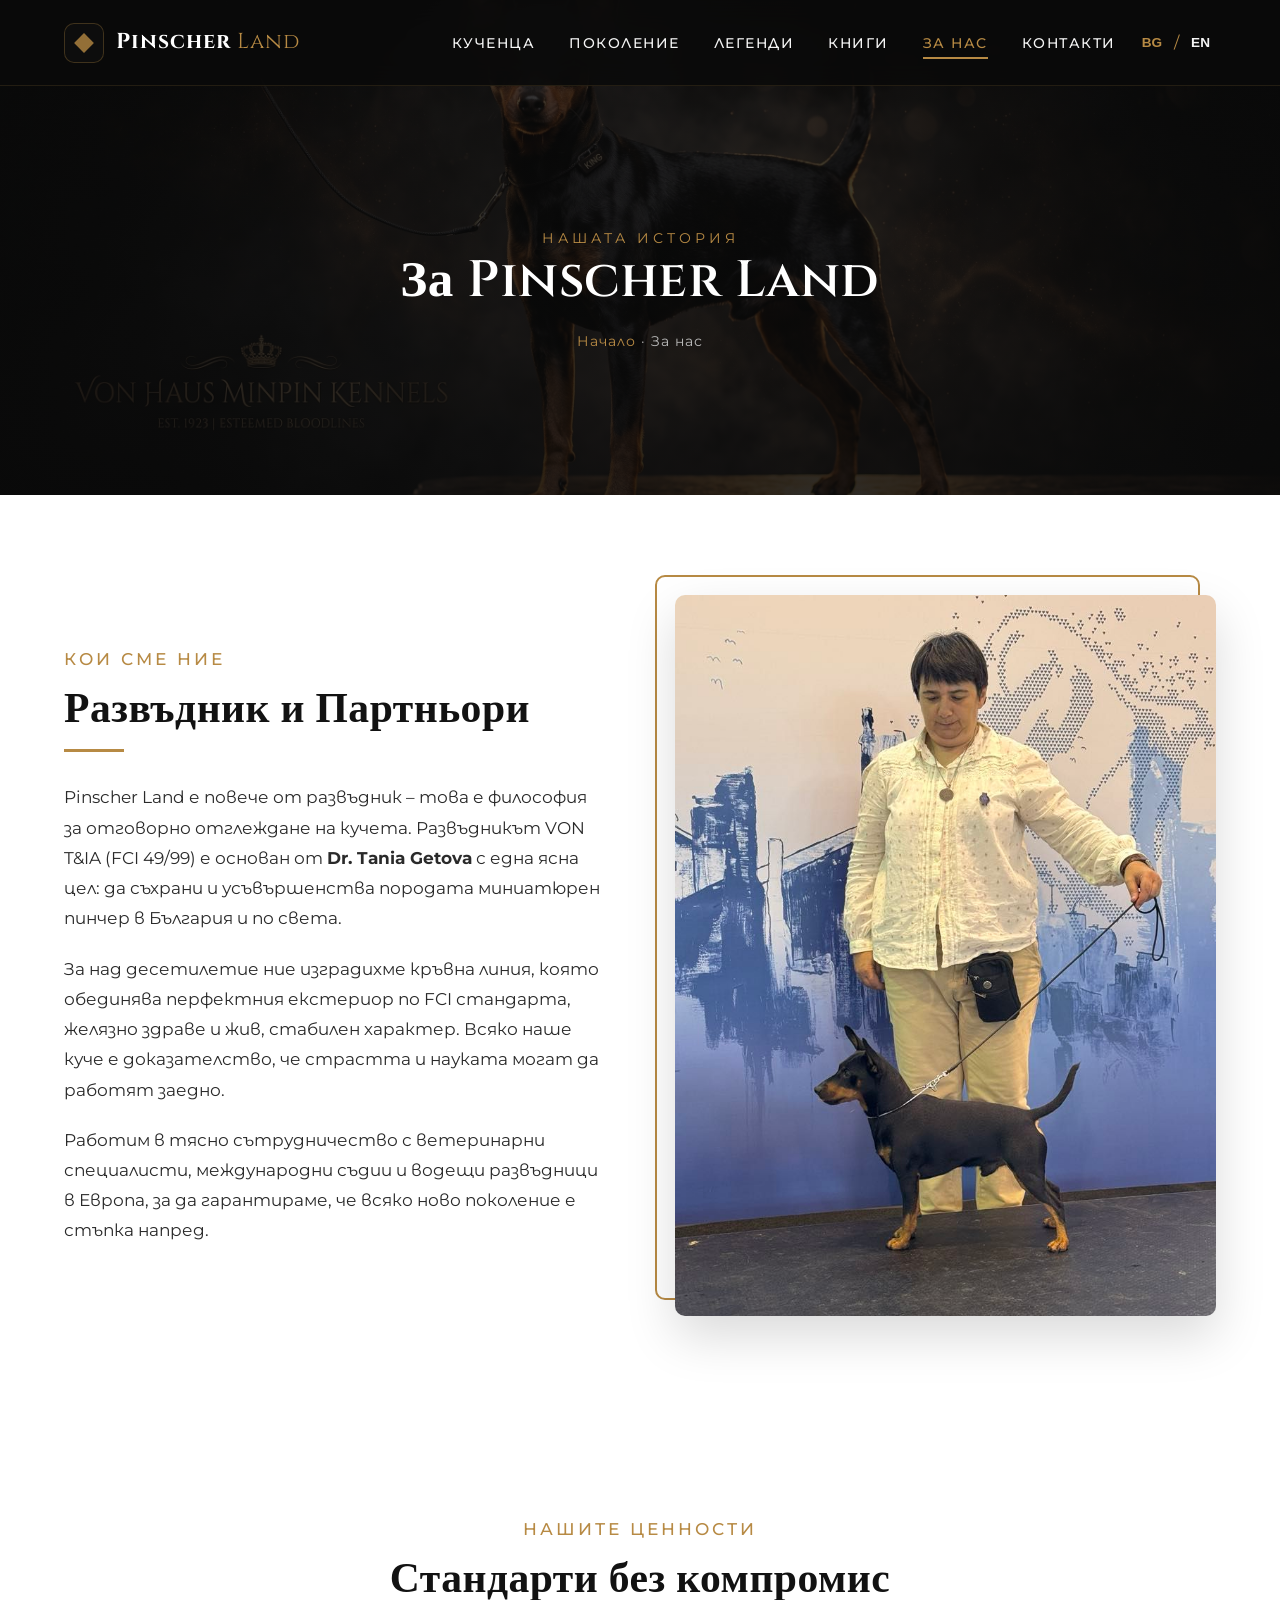
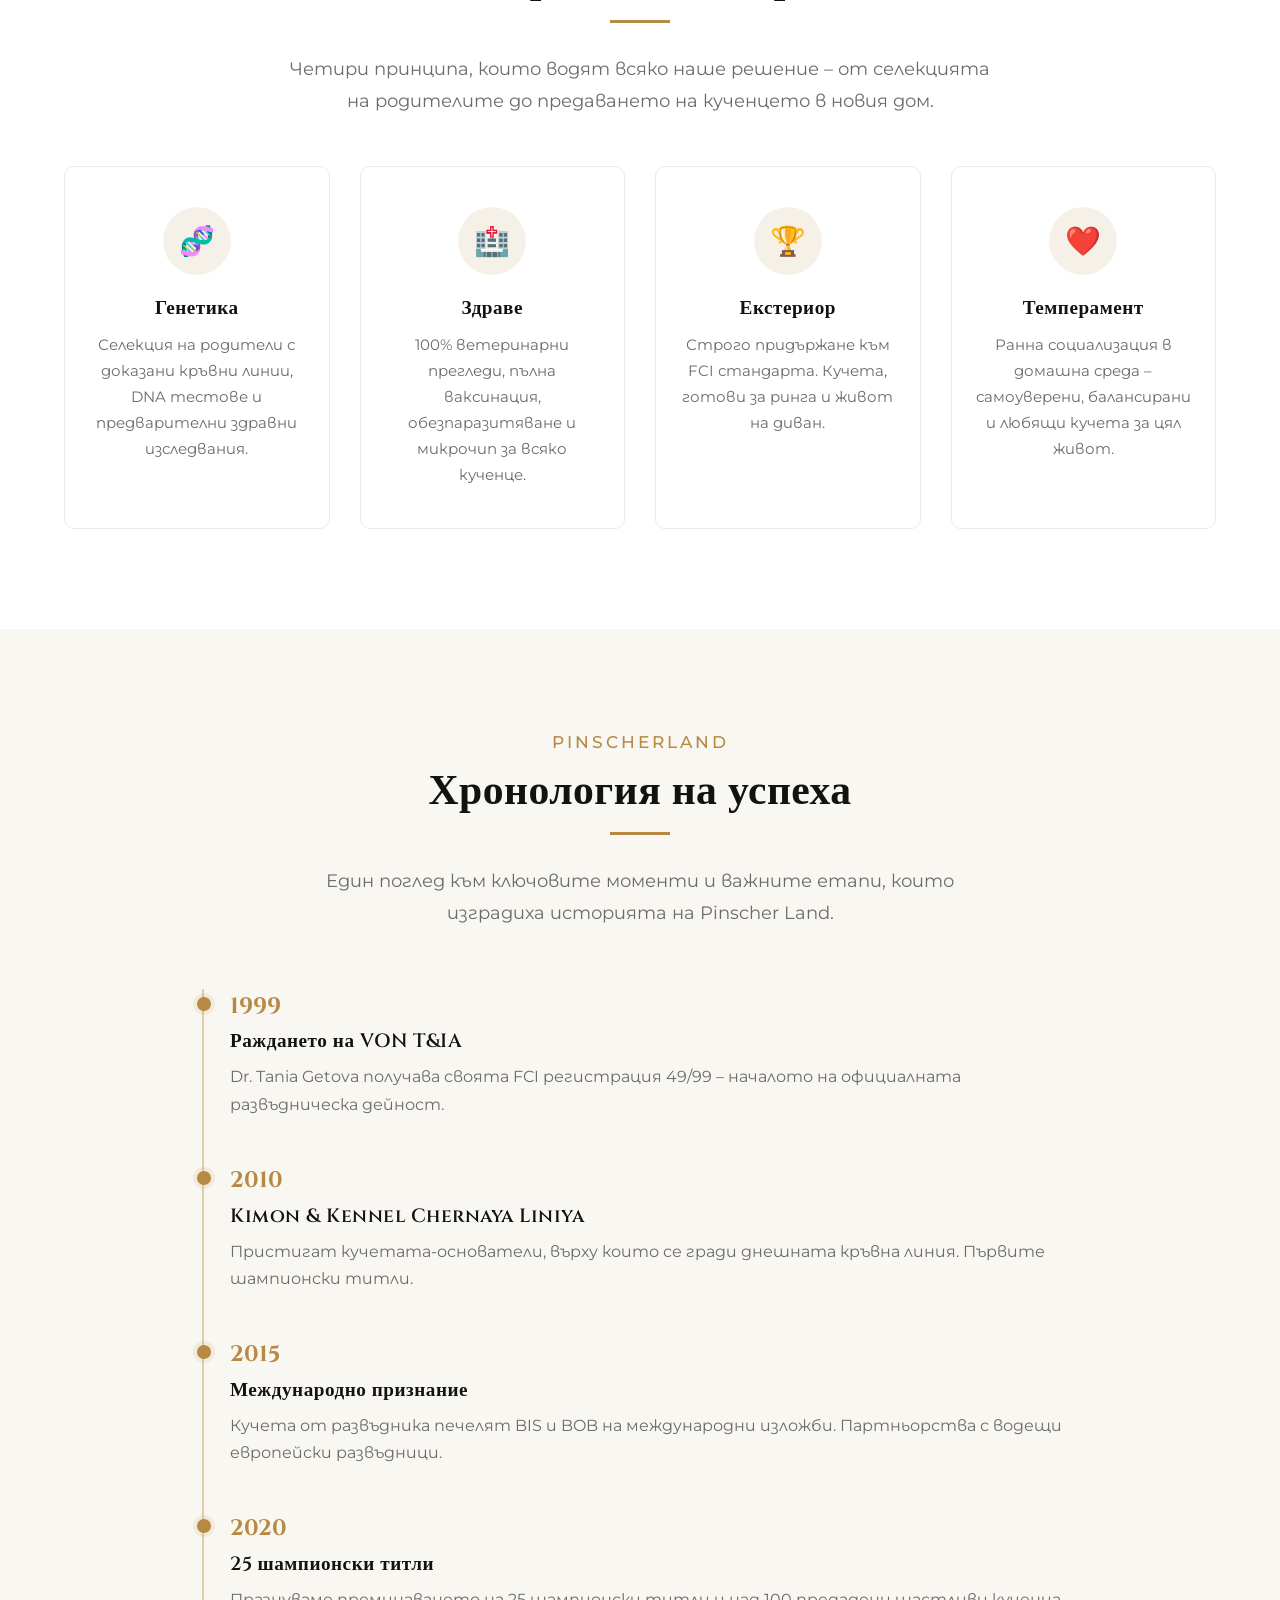
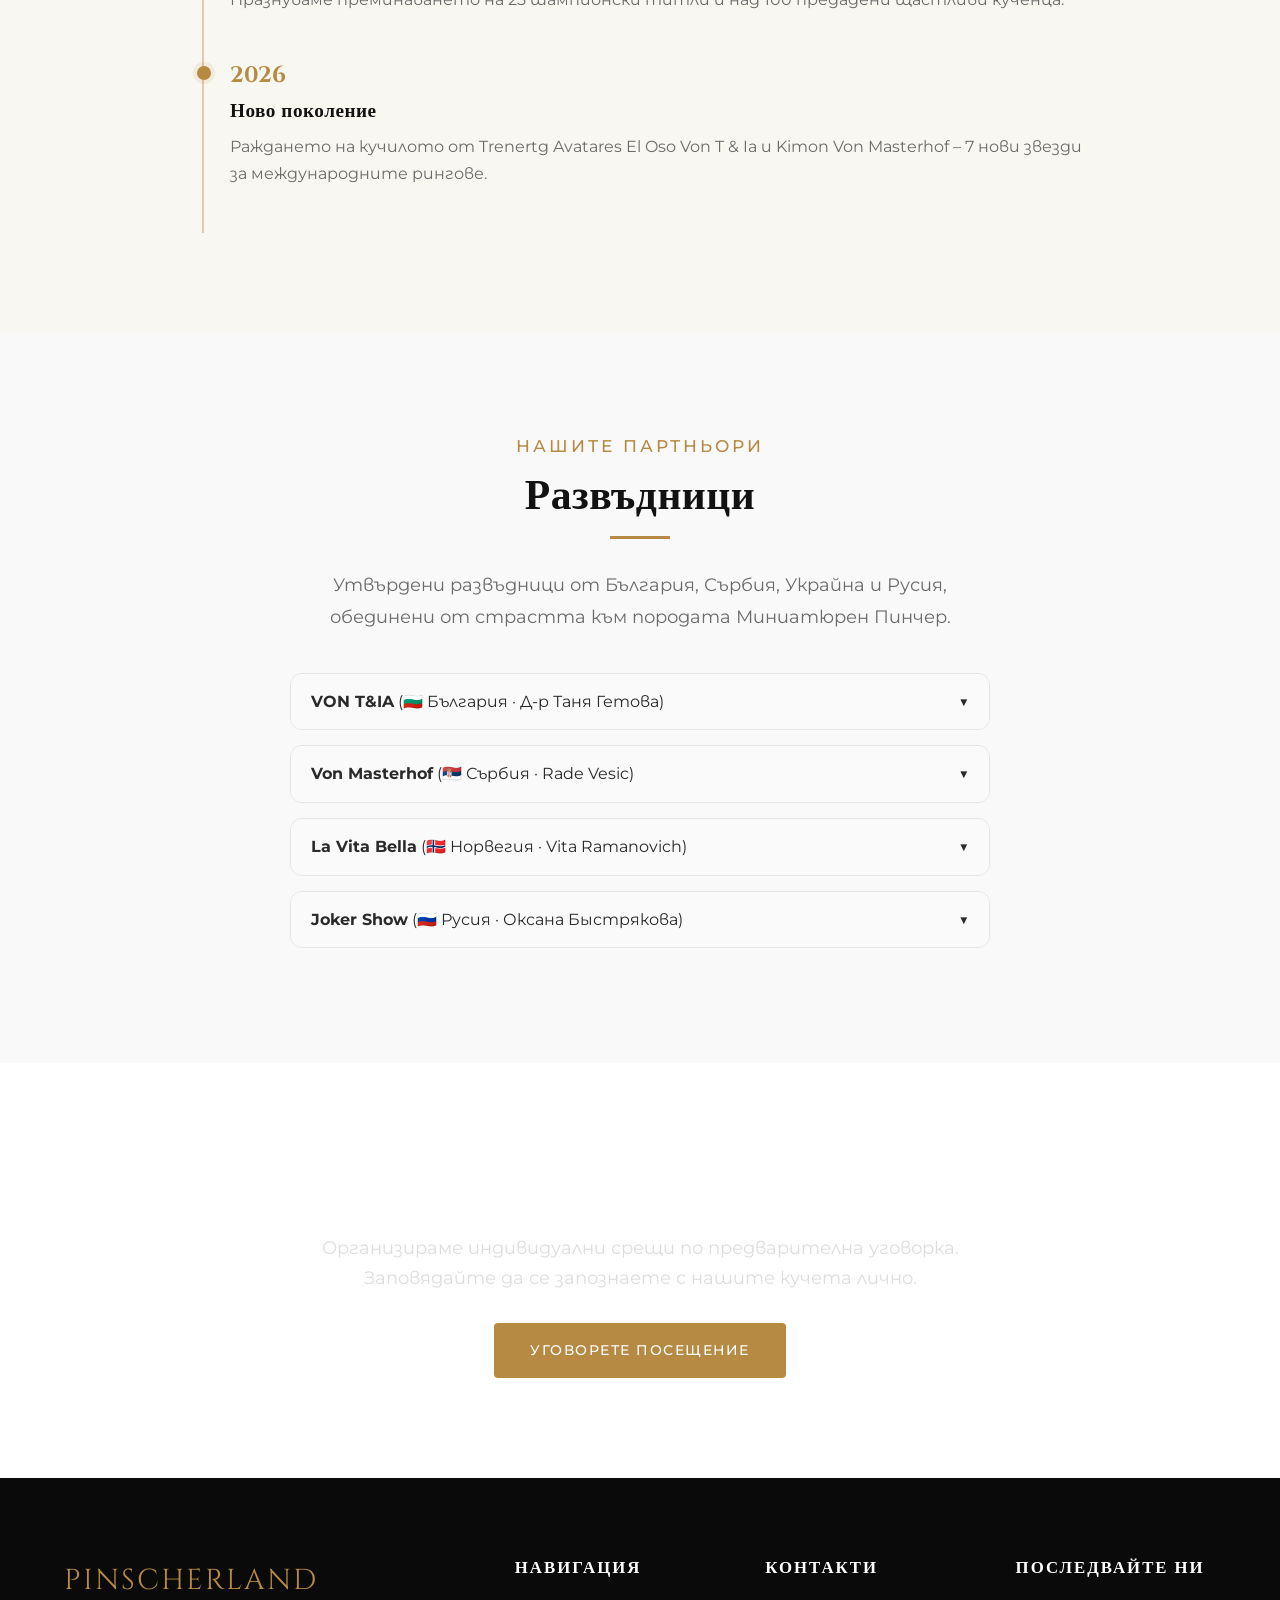
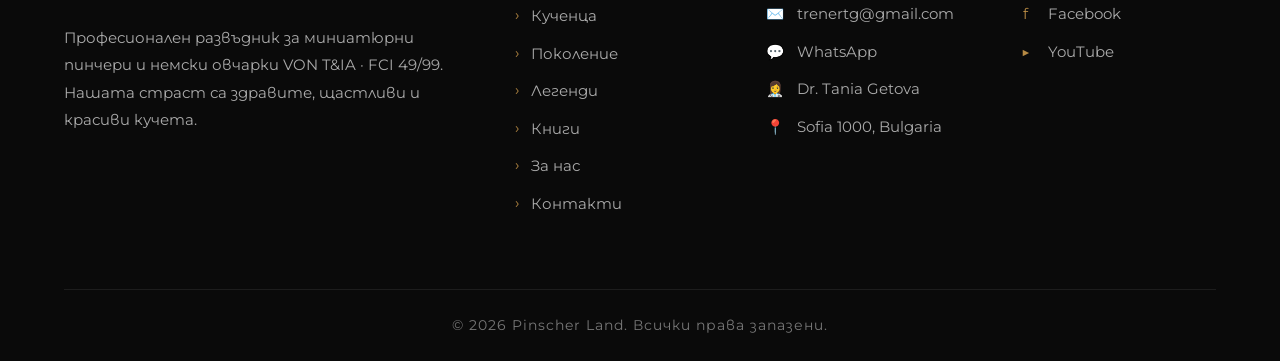
<file: about.html>
<!DOCTYPE html>
<html lang="bg">
<head>
    <meta charset="UTF-8">
    <meta name="viewport" content="width=device-width, initial-scale=1.0">
    <meta name="description" content="За Pinscher Land - историята, философията и екипът зад професионалния развъдник за миниатюрни пинчери VON T&IA FCI 49/99.">
    <title>За нас | Pinscher Land</title>
    <link rel="preconnect" href="https://fonts.googleapis.com">
    <link rel="preconnect" href="https://fonts.gstatic.com" crossorigin>
    <link href="https://fonts.googleapis.com/css2?family=Cinzel:wght@400;600;700&family=Montserrat:wght@300;400;500;600;700&display=swap" rel="stylesheet">
    <link rel="icon" href="favicon.svg" type="image/svg+xml">
    <link rel="stylesheet" href="css/style.css">
    <style>
        /* Стилизация за акордеони и компоненти */
        .accordion-header { cursor: pointer; display: flex; justify-content: space-between; align-items: center; }
        .accordion-content { max-height: 0; overflow: hidden; transition: max-height 0.3s ease-out, padding 0.3s ease; }
        .accordion-content.open { max-height: 300px; padding-top: 15px; }
        .accordion-arrow { transition: transform 0.3s ease; }
        .accordion-arrow.open { transform: rotate(180deg); }
        
        .dog-card-item { background: #fff; border: 1px solid #e5e5e5; border-radius: 12px; margin-bottom: 15px; overflow: hidden; transition: var(--transition); }
        .dog-card-header { padding: 15px 20px; display: flex; align-items: center; gap: 15px; cursor: pointer; background: #fafafa; }
        .badge-tag { display: inline-block; background: rgba(183, 138, 68, 0.15); color: var(--primary-color); padding: 4px 10px; border-radius: 6px; font-size: 0.85rem; margin: 2px; font-weight: 500; }
        .lang-switcher { display: flex; align-items: center; gap: 6px; margin-left: 20px; }
        .lang-btn { background: none; border: none; color: var(--text-light); cursor: pointer; font-weight: 600; font-size: 0.85rem; padding: 4px 6px; transition: var(--transition); }
        .lang-btn.active, .lang-btn:hover { color: var(--primary-color); }
        @media (max-width: 768px) {
            .lang-switcher { margin-left: 0; margin-top: 15px; }
        }
    </style>
</head>
<body>

<a href="#main-content" class="skip-link">Към съдържанието</a>

<header class="header">
    <div class="container header-container">
        <a href="index.html" class="logo-box">
            <div class="logo-diamond-wrapper">
                <div class="logo-diamond"></div>
            </div>
            <span class="logo-text">
                Pinscher<span>Land</span>
            </span>
        </a>
        <div style="display: flex; align-items: center;">
            <nav class="nav" id="main-nav" aria-label="Основна навигация">
                <ul class="nav-list">
                    <li><a href="puppies.html" class="nav-link" data-i18n="nav_puppies">Кученца</a></li>
                    <li><a href="generations.html" class="nav-link" data-i18n="nav_generations">Поколение</a></li>
                    <li><a href="legends.html" class="nav-link" data-i18n="nav_legends">Легенди</a></li>
                    <li><a href="books.html" class="nav-link" data-i18n="nav_books">Книги</a></li>
                    <li><a href="about.html" class="nav-link active" data-i18n="nav_about">За нас</a></li>
                    <li><a href="contacts.html" class="nav-link" data-i18n="nav_contacts">Контакти</a></li>
                </ul>
            </nav>
            <div class="lang-switcher">
            <button onclick="setLanguage('bg')" class="lang-btn active">BG</button>
                    <span style="color: var(--primary-color);">/</span>
            <button onclick="setLanguage('en')" class="lang-btn">EN</button>
            </div>
            <button type="button" class="mobile-menu-btn" aria-label="Отвори менюто" aria-expanded="false" aria-controls="main-nav"><span></span><span></span><span></span></button>
        </div>
    </div>
</header>

<main id="main-content">

<section class="page-header">
    <div class="container">
        <p data-i18n="about_header_sub">Нашата история</p>
        <h1 data-i18n="about_header_title">За Pinscher Land</h1>
        <div class="breadcrumbs"><a href="index.html" data-i18n="nav_home">Начало</a> · <span data-i18n="nav_about">За нас</span></div>
    </div>
</section>

<!-- Блок 1: Кои сме ние -->
<section class="section">
    <div class="container">
        <div class="about-container">
            <div class="about-text fade-up">
                <span class="section-subtitle" data-i18n="who_sub">Кои сме ние</span>
                <h2 class="section-title" data-i18n="who_title">Развъдник и Партньори</h2>
                <div class="title-underline"></div>
                <p data-i18n="who_p1">Pinscher Land е повече от развъдник – това е философия за отговорно отглеждане на кучета. Развъдникът VON T&amp;IA (FCI 49/99) е основан от <strong>Dr. Tania Getova</strong> с една ясна цел: да съхрани и усъвършенства породата миниатюрен пинчер в България и по света.</p>
                <p data-i18n="who_p2">За над десетилетие ние изградихме кръвна линия, която обединява перфектния екстериор по FCI стандарта, желязно здраве и жив, стабилен характер. Всяко наше куче е доказателство, че страстта и науката могат да работят заедно.</p>
                <p data-i18n="who_p3">Работим в тясно сътрудничество с ветеринарни специалисти, международни съдии и водещи развъдници в Европа, за да гарантираме, че всяко ново поколение е стъпка напред.</p>
            </div>
            <div class="about-image fade-up">
                <img src="images/about-portrait.jpg" alt="Dr. Tania Getova and champion Miniature Pinscher" loading="lazy">
            </div>
        </div>
    </div>
</section>

<!-- Блок 2: Нашите ценности -->
<section class="section">
    <div class="container">
        <div class="text-center fade-up">
            <span class="section-subtitle" data-i18n="values_sub">Нашите ценности</span>
            <h2 class="section-title" data-i18n="values_title">Стандарти без компромис</h2>
            <div class="title-underline center"></div>
            <p class="section-desc max-w-md mx-auto" data-i18n="values_desc">Четири принципа, които водят всяко наше решение – от селекцията на родителите до предаването на кученцето в новия дом.</p>
        </div>
        <div class="values-grid fade-up">
            <div class="value-item">
                <div class="value-icon">🧬</div>
                <h3 data-i18n="val1_title">Генетика</h3>
                <p data-i18n="val1_desc">Селекция на родители с доказани кръвни линии, DNA тестове и предварителни здравни изследвания.</p>
            </div>
            <div class="value-item">
                <div class="value-icon">🏥</div>
                <h3 data-i18n="val2_title">Здраве</h3>
                <p data-i18n="val2_desc">100% ветеринарни прегледи, пълна ваксинация, обезпаразитяване и микрочип за всяко кученце.</p>
            </div>
            <div class="value-item">
                <div class="value-icon">🏆</div>
                <h3 data-i18n="val3_title">Екстериор</h3>
                <p data-i18n="val3_desc">Строго придържане към FCI стандарта. Кучета, готови за ринга и живот на диван.</p>
            </div>
            <div class="value-item">
                <div class="value-icon">❤️</div>
                <h3 data-i18n="val4_title">Темперамент</h3>
                <p data-i18n="val4_desc">Ранна социализация в домашна среда – самоуверени, балансирани и любящи кучета за цял живот.</p>
            </div>
        </div>
    </div>
</section>

<!-- Блок 3: Хронология на успеха -->
<section class="section bg-light">
    <div class="container">
        <div class="text-center fade-up">
            <span class="section-subtitle" data-i18n="timeline_sub">PinscherLand</span>
            <h2 class="section-title" data-i18n="timeline_title">Хронология на успеха</h2>
            <div class="title-underline center"></div>
            <p class="section-desc max-w-md mx-auto" data-i18n="timeline_desc">Един поглед към ключовите моменти и важните етапи, които изградиха историята на Pinscher Land.</p>
        </div>

        <div class="timeline fade-up">
            <div class="timeline-item">
                <div class="timeline-year">1999</div>
                <h3 data-i18n="t1_title">Раждането на VON T&amp;IA</h3>
                <p data-i18n="t1_desc">Dr. Tania Getova получава своята FCI регистрация 49/99 – началото на официалната развъдническа дейност.</p>
            </div>
            <div class="timeline-item">
                <div class="timeline-year">2010</div>
                <h3 data-i18n="t2_title">Kimon &amp; Kennel Chernaya Liniya</h3>
                <p data-i18n="t2_desc">Пристигат кучетата-основатели, върху които се гради днешната кръвна линия. Първите шампионски титли.</p>
            </div>
            <div class="timeline-item">
                <div class="timeline-year">2015</div>
                <h3 data-i18n="t3_title">Международно признание</h3>
                <p data-i18n="t3_desc">Кучета от развъдника печелят BIS и BOB на международни изложби. Партньорства с водещи европейски развъдници.</p>
            </div>
            <div class="timeline-item">
                <div class="timeline-year">2020</div>
                <h3 data-i18n="t4_title">25 шампионски титли</h3>
                <p data-i18n="t4_desc">Празнуваме преминаването на 25 шампионски титли и над 100 предадени щастливи кученца.</p>
            </div>
            <div class="timeline-item">
                <div class="timeline-year">2026</div>
                <h3 data-i18n="t5_title">Ново поколение</h3>
                <p data-i18n="t5_desc">Раждането на кучилото от Trenertg Avatares El Oso Von T & Ia и Kimon Von Masterhof – 7 нови звезди за международните рингове.</p>
            </div>
        </div>
    </div>
</section>

<!-- Блок 4: Нашите партньори (Развъдници) -->
<section class="section bg-light" style="background: #f9f9f9;">
    <div class="container">
        <div class="text-center fade-up">
            <span class="section-subtitle" data-i18n="partners_sub">Нашите партньори</span>
            <h2 class="section-title" data-i18n="partners_title">Развъдници</h2>
            <div class="title-underline center"></div>
            <p class="section-desc max-w-md mx-auto" style="margin-bottom: 40px;" data-i18n="partners_desc">Утвърдени развъдници от България, Сърбия, Украйна и Русия, обединени от страстта към породата Миниатюрен Пинчер.</p>
        </div>

        <div class="breeders-accordion max-w-md mx-auto" style="max-width: 700px; margin: 0 auto;">
            <!-- VON T&IA -->
            <div class="dog-card-item">
                <div class="dog-card-header accordion-header" onclick="toggleAccordion(this)">
                    <div><strong>VON T&amp;IA</strong> (🇧🇬 <span data-i18n="bulgaria">България</span> · Д-р Таня Гетова)</div>
                    <div class="accordion-arrow">▼</div>
                </div>
                <div class="accordion-content">
                    <p><strong>FCI Регистрация:</strong> 49/99</p>
                    <p><strong data-i18n="address_lbl">Адрес:</strong> София, бул. Симеоновско шосе 165</p>
                    <p><strong data-i18n="phone_lbl">Телефон:</strong> <a href="tel:+359898734043">+359 898 734043</a></p>
                    <p><strong>Email:</strong> <a href="mailto:trenertg@gmail.com">trenertg@gmail.com</a></p>
                    <p><strong data-i18n="website_lbl">Уеб сайт:</strong> <a href="https://pinscher.land" target="_blank" rel="noopener noreferrer">https://pinscher.land</a></p>
                </div>
            </div>
            <!-- Von Masterhof -->
            <div class="dog-card-item">
                <div class="dog-card-header accordion-header" onclick="toggleAccordion(this)">
                    <div><strong>Von Masterhof</strong> (🇷🇸 <span data-i18n="serbia">Сърбия</span> · Rade Vesic)</div>
                    <div class="accordion-arrow">▼</div>
                </div>
                <div class="accordion-content">
                    <p><strong>URL:</strong> <a href="https://mp.dogpedigree.net/ru/kennel/514" target="_blank" rel="noopener noreferrer">https://mp.dogpedigree.net/ru/kennel/514</a></p>
                </div>
            </div>
            <!-- La Vita Bella -->
            <div class="dog-card-item">
                <div class="dog-card-header accordion-header" onclick="toggleAccordion(this)">
                    <div><strong>La Vita Bella</strong> (🇳🇴 <span data-i18n="norway">Норвегия</span> · Vita Ramanovich)</div>
                    <div class="accordion-arrow">▼</div>
                </div>
                <div class="accordion-content">
                    <p><strong>URL:</strong> <a href="https://mp.dogpedigree.net/ru/kennel/951" target="_blank" rel="noopener noreferrer">https://mp.dogpedigree.net/ru/kennel/951</a></p>
                    <p><strong data-i18n="phone_lbl">Телефон:</strong> <a href="tel:+004746969933">+00 47 46969933</a></p>
                    <p><strong>Имейл:</strong> <a href="mailto:vita211@hotmail.com">vita211@hotmail.com</a></p>
                </div>
            </div>
            <!-- Joker Show -->
            <div class="dog-card-item">
                <div class="dog-card-header accordion-header" onclick="toggleAccordion(this)">
                    <div><strong>Joker Show</strong> (🇷🇺 <span data-i18n="russia">Русия</span> · Оксана Быстрякова)</div>
                    <div class="accordion-arrow">▼</div>
                </div>
                <div class="accordion-content">
                    <p><strong>URL:</strong> <a href="https://mp.dogpedigree.net/ru/kennel/111" target="_blank" rel="noopener noreferrer">https://mp.dogpedigree.net/ru/kennel/111</a></p>
                    <p><strong data-i18n="phone_lbl">Телефон:</strong> <a href="tel:+79267329373">+7 926 7329373</a></p>
                    <p><strong>Имейл:</strong> <a href="mailto:kennel@jokershow.ru">kennel@jokershow.ru</a></p>
                    <p><strong data-i18n="website_lbl">Уеб сайт:</strong> <a href="https://jokershow.ru" target="_blank" rel="noopener noreferrer">https://jokershow.ru</a></p>
                </div>
            </div>
        </div>
    </div>
</section>

<!-- Блок 5: Посетете нашия развъдник -->
<section class="cta">
    <div class="container fade-up">
        <h2 data-i18n="cta_about_title">Посетете нашия развъдник</h2>
        <p data-i18n="cta_about_desc">Организираме индивидуални срещи по предварителна уговорка. Заповядайте да се запознаете с нашите кучета лично.</p>
        <a href="contacts.html" class="btn btn-primary" data-i18n="btn_visit">Уговорете посещение</a>
    </div>
</section>

</main>

<footer class="footer">
    <div class="container">
        <div class="footer-grid">
            <div class="footer-info">
                <a href="index.html" class="footer-logo">Pinscher<span>Land</span></a>
                <p data-i18n="footer_desc">Професионален развъдник за миниатюрни пинчери и немски овчарки VON T&amp;IA · FCI 49/99. Нашата страст са здравите, щастливи и красиви кучета.</p>
            </div>
            <div>
                <h4>Навигация</h4>
                <ul class="footer-links">
                    <li><a href="puppies.html" data-i18n="nav_puppies">Кученца</a></li>
                    <li><a href="generations.html" data-i18n="nav_generations">Поколение</a></li>
                    <li><a href="legends.html" data-i18n="nav_legends">Легенди</a></li>
                    <li><a href="books.html" data-i18n="nav_books">Книги</a></li>
                    <li><a href="about.html" data-i18n="nav_about">За нас</a></li>
                    <li><a href="contacts.html" data-i18n="nav_contacts">Контакти</a></li>
                </ul>
            </div>
            <div>
                <h4>Контакти</h4>
                <ul class="contact-list">
                    <li><span class="ico">✉️</span><a href="mailto:trenertg@gmail.com">trenertg@gmail.com</a></li>
                    <li><span class="ico">💬</span><a href="https://wa.me/359898734043" target="_blank" rel="noopener noreferrer">WhatsApp</a></li>
                    <li><span class="ico">👩‍⚕️</span><a href="https://www.facebook.com/tania.getova" target="_blank" rel="noopener noreferrer">Dr. Tania Getova</a></li>
                    <li><span class="ico">📍</span><span>Sofia 1000, Bulgaria</span></li>
                </ul>
            </div>
            <div>
                <h4>Последвайте ни</h4>
                <ul class="contact-list">
                    <li><span class="ico">f</span><a href="https://www.facebook.com/trenertg" target="_blank" rel="noopener noreferrer">Facebook</a></li>
                    <li><span class="ico">▶</span><a href="https://www.youtube.com/@trenertg" target="_blank" rel="noopener noreferrer">YouTube</a></li>
                </ul>
            </div>
        </div>
        <div class="footer-bottom" data-i18n="footer_rights">© 2026 Pinscher Land. Всички права запазени. · <a href="https://trenertg.narod.ru/" target="_blank" rel="noopener noreferrer">POWERED BY TRENERTG</a></div>
    </div>
</footer>

<script src="js/main.js"></script>
<script>
    const translations = {
        bg: {
            nav_puppies: "Кученца",
            nav_generations: "Поколение",
            nav_legends: "Легенди",
            nav_books: "Книги",
            nav_about: "За нас",
            nav_contacts: "Контакти",
            nav_home: "Начало",
            about_header_sub: "Нашата история",
            about_header_title: "За Pinscher Land",
            who_sub: "Кои сме ние",
            who_title: "Развъдник и Партньори",
            who_p1: "Pinscher Land е повече от развъдник – това е философия за отговорно отглеждане на кучета. Развъдникът VON T&amp;IA (FCI 49/99) е основан от <strong>Dr. Tania Getova</strong> с една ясна цел: да съхрани и усъвършенства породата миниатюрен пинчер в България и по света.",
            who_p2: "За над десетилетие ние изградихме кръвна линия, която обединява перфектния екстериор по FCI стандарта, желязно здраве и жив, стабилен характер. Всяко наше куче е доказателство, че страстта и науката могат да работят заедно.",
            who_p3: "Работим в тясно сътрудничество с ветеринарни специалисти, международни съдии и водещи развъдници в Европа, за да гарантираме, че всяко ново поколение е стъпка напред.",
            values_sub: "Нашите ценности",
            values_title: "Стандарти без компромис",
            values_desc: "Четири принципа, които водят всяко наше решение – от селекцията на родителите до предаването на кученцето в новия дом.",
            val1_title: "Генетика",
            val1_desc: "Селекция на родители с доказани кръвни линии, DNA тестове и предварителни здравни изследвания.",
            val2_title: "Здраве",
            val2_desc: "100% ветеринарни прегледи, пълна ваксинация, обезпаразитяване и микрочип за всяко кученце.",
            val3_title: "Екстериор",
            val3_desc: "Строго придържане към FCI стандарта. Кучета, готови за ринга и живот на диван.",
            val4_title: "Темперамент",
            val4_desc: "Ранна социализация в домашна среда – самоуверени, балансирани и любящи кучета за цял живот.",
            timeline_sub: "PinscherLand",
            timeline_title: "Хронология на успеха",
            timeline_desc: "Един поглед към ключовите моменти и важните етапи, които изградиха историята на Pinscher Land.",
            t1_title: "Раждането на VON T&amp;IA",
            t1_desc: "Dr. Tania Getova получава своята FCI регистрация 49/99 – началото на официалната развъдническа дейност.",
            t2_title: "Kimon &amp; Kennel Chernaya Liniya",
            t2_desc: "Пристигат кучетата-основатели, върху които се гради днешната кръвна линия. Първите шампионски титли.",
            t3_title: "Международно признание",
            t3_desc: "Кучета от развъдника печелят BIS и BOB на международни изложби. Партньорства с водещи европейски развъдници.",
            t4_title: "25 шампионски титли",
            t4_desc: "Празнуваме преминаването на 25 шампионски титли и над 100 предадени щастливи кученца.",
            t5_title: "Ново поколение",
            t5_desc: "Раждането на кучилото от Trenertg Avatares El Oso Von T & Ia и Kimon Von Masterhof – 7 нови звезди за международните рингове.",
            partners_sub: "Нашите партньори",
            partners_title: "Развъдници",
            partners_desc: "Утвърдени развъдници от България, Сърбия, Украйна и Русия, обединени от страстта към породата Миниатюрен Пинчер.",
            bulgaria: "България",
            serbia: "Сърбия",
            norway: "Норвегия",
            russia: "Русия",
            address_lbl: "Адрес:",
            phone_lbl: "Телефон:",
            website_lbl: "Уеб сайт:",
            cta_about_title: "Посетете нашия развъдник",
            cta_about_desc: "Организираме индивидуални срещи по предварителна уговорка. Заповядайте да се запознаете с нашите кучета лично.",
            btn_visit: "Уговорете посещение",
            footer_desc: "Професионален развъдник за миниатюрни пинчери и немски овчарки VON T&amp;IA · FCI 49/99. Нашата страст са здравите, щастливи и красиви кучета.",
            footer_rights: "© 2026 Pinscher Land. Всички права запазени."
        },
        en: {
            nav_puppies: "Puppies",
            nav_generations: "Generations",
            nav_legends: "Legends",
            nav_books: "Books",
            nav_about: "About Us",
            nav_contacts: "Contacts",
            nav_home: "Home",
            about_header_sub: "Our History",
            about_header_title: "About Pinscher Land",
            who_sub: "Who We Are",
            who_title: "Kennel and Partners",
            who_p1: "Pinscher Land is more than a kennel – it is a philosophy for responsible dog breeding. The VON T&amp;IA kennel (FCI 49/99) was founded by <strong>Dr. Tania Getova</strong> with a clear goal: to preserve and improve the Miniature Pinscher breed in Bulgaria and worldwide.",
            who_p2: "For over a decade, we have built a bloodline that combines perfect exterior according to the FCI standard, ironclad health, and a lively, stable temperament. Every dog of ours is proof that passion and science can work together.",
            who_p3: "We work in close cooperation with veterinary specialists, international judges, and leading kennels in Europe to ensure every new generation is a step forward.",
            values_sub: "Our Values",
            values_title: "Standards Without Compromise",
            values_desc: "Four principles guiding every decision we make – from parental selection to handing over the puppy to its new home.",
            val1_title: "Genetics",
            val1_desc: "Selection of parents with proven bloodlines, DNA tests, and preliminary health screenings.",
            val2_title: "Health",
            val2_desc: "100% veterinary checks, complete vaccination, deworming, and microchip for every puppy.",
            val3_title: "Exterior",
            val3_desc: "Strict adherence to the FCI standard. Dogs ready for the ring and couch life.",
            val4_title: "Temperament",
            val4_desc: "Early socialization in a home environment – self-confident, balanced, and loving dogs for life.",
            timeline_sub: "PinscherLand",
            timeline_title: "Chronology of Success",
            timeline_desc: "A look at the key moments and important milestones that built the history of Pinscher Land.",
            t1_title: "The Birth of VON T&amp;IA",
            t1_desc: "Dr. Tania Getova receives her FCI registration 49/99 – the beginning of official breeding activities.",
            t2_title: "Kimon &amp; Chernaya Liniya Kennel",
            t2_desc: "The founding dogs arrive, upon which today's bloodline is built. The first champion titles.",
            t3_title: "International Recognition",
            t3_desc: "Kennel dogs win BIS and BOB at international exhibitions. Partnerships with leading European kennels.",
            t4_title: "25 Champion Titles",
            t4_desc: "Celebrating passing 25 champion titles and over 100 happy puppies handed over.",
            t5_title: "New Generation",
            t5_desc: "The birth of the litter from Trenertg Avatares El Oso Von T & Ia and Kimon Von Masterhof – 7 new stars for international rings.",
            partners_sub: "Our Partners",
            partners_title: "Kennels",
            partners_desc: "Established kennels from Bulgaria, Serbia, Ukraine, and Russia, united by their passion for the Miniature Pinscher breed.",
            bulgaria: "Bulgaria",
            serbia: "Serbia",
            norway: "Norway",
            russia: "Russia",
            address_lbl: "Address:",
            phone_lbl: "Phone:",
            website_lbl: "Website:",
            cta_about_title: "Visit Our Kennel",
            cta_about_desc: "We organize individual meetings by prior appointment. Welcome to meet our dogs in person.",
            btn_visit: "Arrange a Visit",
            footer_desc: "Professional kennel for Miniature Pinschers and German Shepherds VON T&amp;IA · FCI 49/99. Our passion is healthy, happy, and beautiful dogs.",
            footer_rights: "© 2026 Pinscher Land. All rights reserved."
        }
    };

    function toggleAccordion(header) {
        const content = header.nextElementSibling;
        const arrow = header.querySelector('.accordion-arrow');
        content.classList.toggle('open');
        arrow.classList.toggle('open');
    }

    function setLanguage(lang) {
        localStorage.setItem('preferred_lang', lang);
        document.querySelectorAll('[data-i18n]').forEach(el => {
            const key = el.getAttribute('data-i18n');
            if (translations[lang] && translations[lang][key]) {
                el.innerHTML = translations[lang][key];
            }
        });
        document.querySelectorAll('.lang-btn').forEach(btn => {
            btn.classList.toggle('active', btn.textContent.toLowerCase() === lang);
        });
    }

    document.addEventListener('DOMContentLoaded', () => {
        const savedLang = localStorage.getItem('preferred_lang') || 'bg';
        setLanguage(savedLang);
    });
</script>
</body>
</html>
</file>
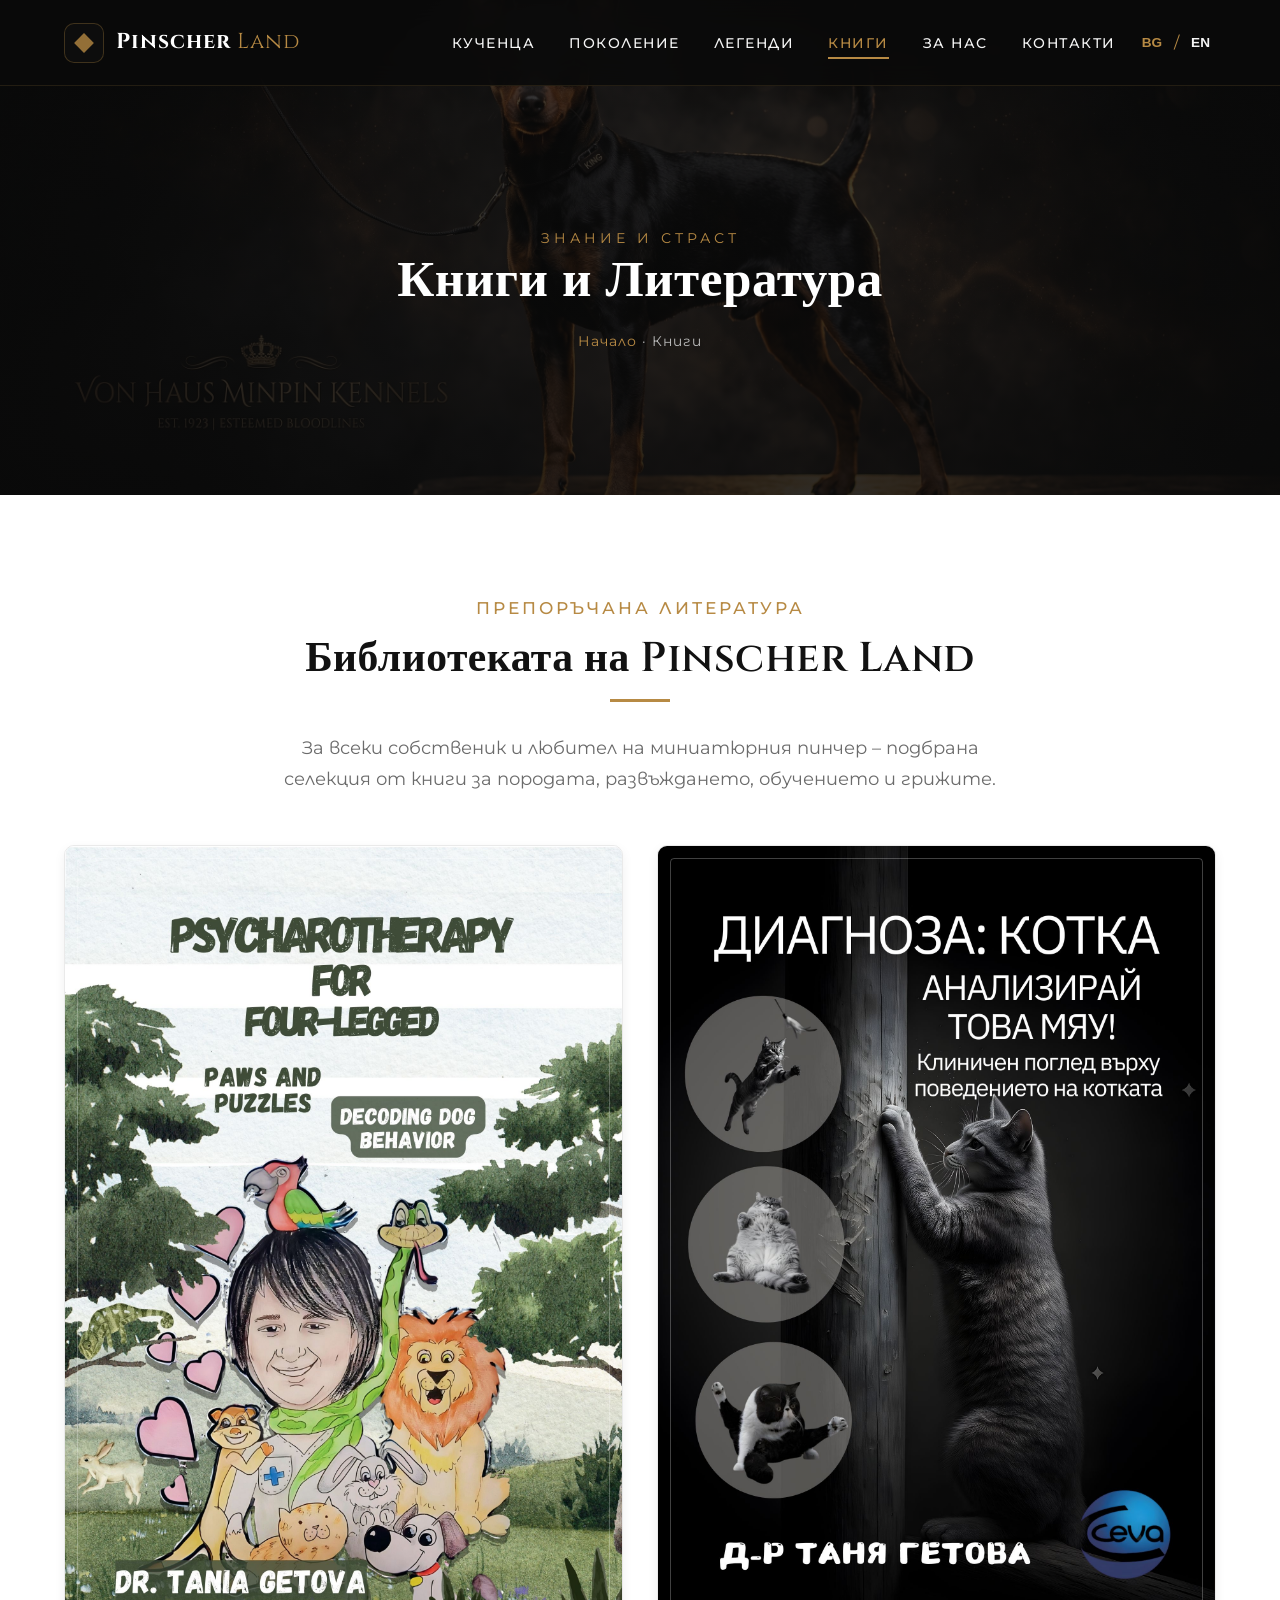
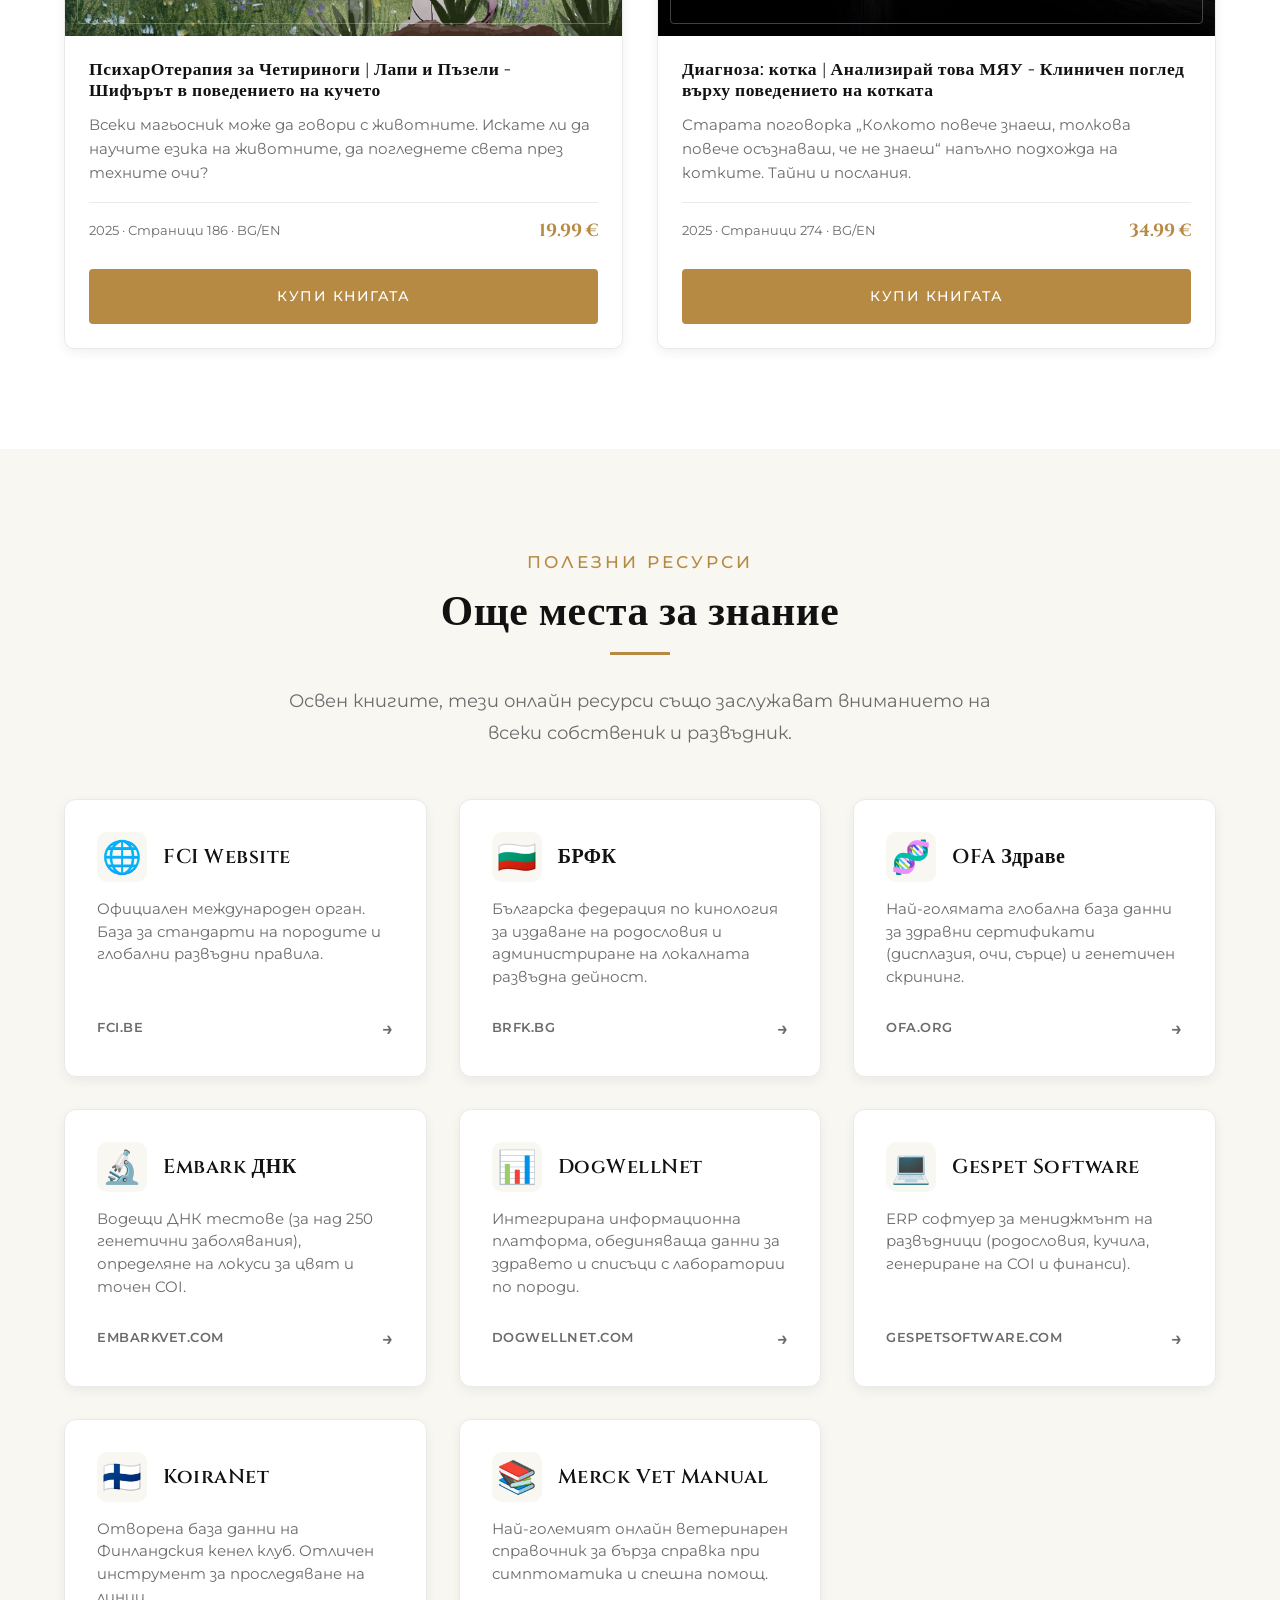
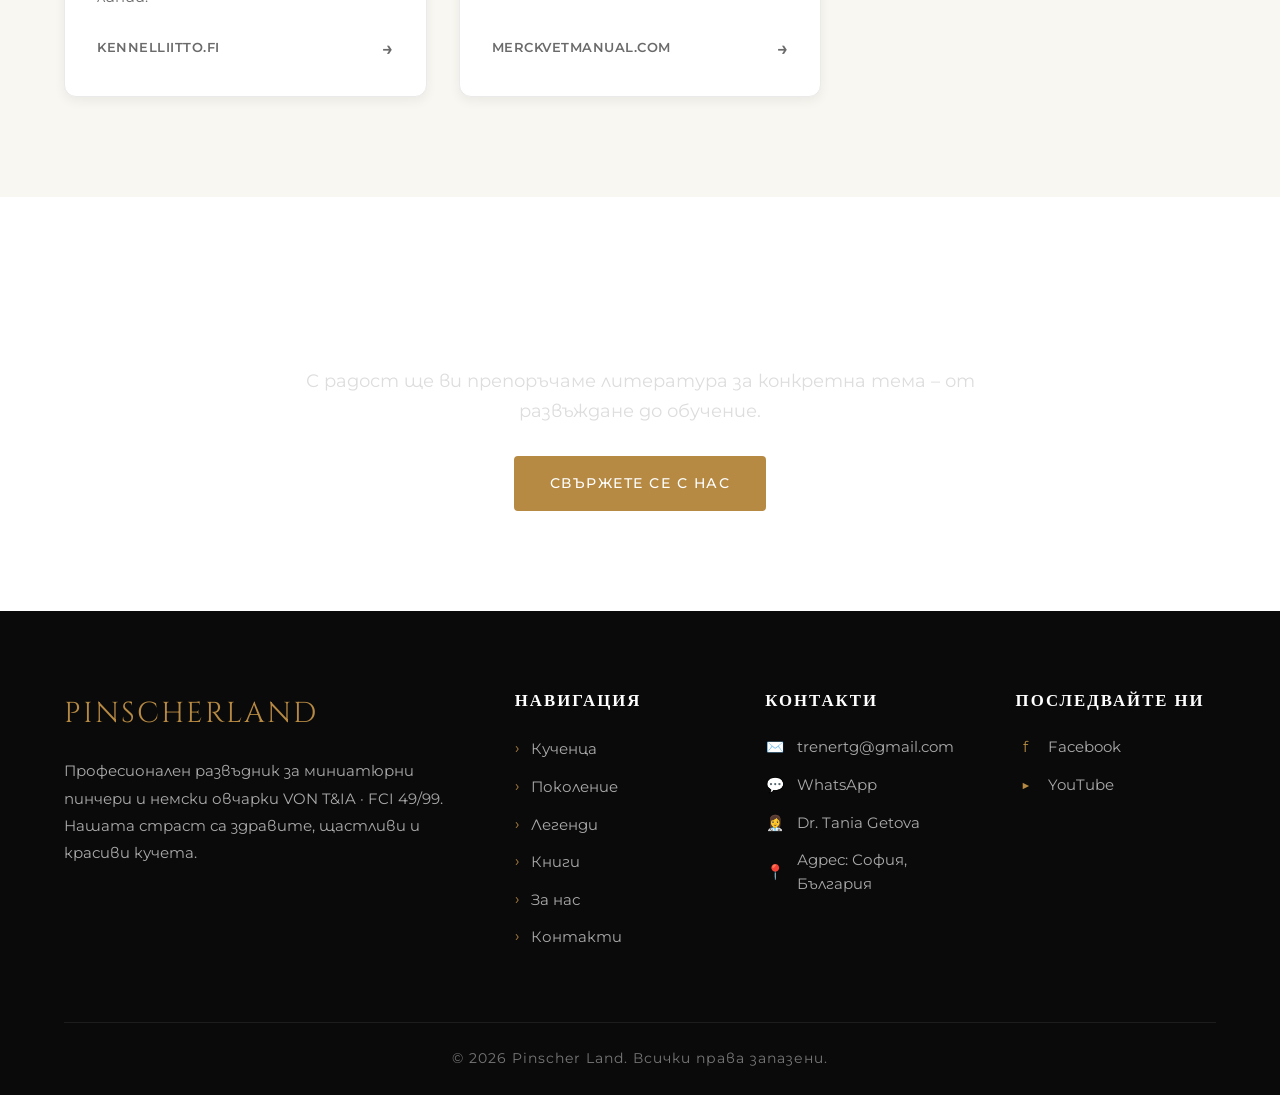
<file: books.html>
<!DOCTYPE html>
<html lang="bg">
<head>
    <meta charset="UTF-8">
    <meta name="viewport" content="width=device-width, initial-scale=1.0">
    <meta name="description" content="Книги за миниатюрни пинчери, отглеждане, обучение и развъдническа дейност - препоръчана литература от Pinscher Land.">
    <title>Книги | Pinscher Land</title>
    <link rel="preconnect" href="https://fonts.googleapis.com">
    <link rel="preconnect" href="https://fonts.gstatic.com" crossorigin>
    <link href="https://fonts.googleapis.com/css2?family=Cinzel:wght@400;600;700&family=Montserrat:wght@300;400;500;600;700&display=swap" rel="stylesheet">
    <link rel="icon" href="favicon.svg" type="image/svg+xml">
    <link rel="stylesheet" href="css/style.css">
    <style>
        .lang-switcher { display: flex; align-items: center; gap: 6px; margin-left: 20px; }
        .lang-btn { background: none; border: none; color: var(--text-light); cursor: pointer; font-weight: 600; font-size: 0.85rem; padding: 4px 6px; transition: var(--transition); }
        .lang-btn.active, .lang-btn:hover { color: var(--primary-color); }
        @media (max-width: 768px) {
            .lang-switcher { margin-left: 0; margin-top: 15px; }
        }
    </style>
</head>
<body>

<a href="#main-content" class="skip-link">Към съдържанието</a>

<header class="header">
    <div class="container header-container">
        <a href="index.html" class="logo-box">
            <div class="logo-diamond-wrapper">
                <div class="logo-diamond"></div>
            </div>
            <span class="logo-text">
                Pinscher <span>Land</span>
            </span>
        </a>
        <div style="display: flex; align-items: center;">
            <nav class="nav" id="main-nav" aria-label="Основна навигация">
                <ul class="nav-list">
                    <li><a href="puppies.html" class="nav-link" data-i18n="nav_puppies">Кученца</a></li>
                    <li><a href="generations.html" class="nav-link" data-i18n="nav_generations">Поколениe</a></li>
                    <li><a href="legends.html" class="nav-link" data-i18n="nav_legends">Легенди</a></li>
                    <li><a href="books.html" class="nav-link active" data-i18n="nav_books">Книги</a></li>
                    <li><a href="about.html" class="nav-link" data-i18n="nav_about">За нас</a></li>
                    <li><a href="contacts.html" class="nav-link" data-i18n="nav_contacts">Контакти</a></li>
                </ul>
            </nav>
            <div class="lang-switcher">
                <button onclick="setLanguage('bg')" class="lang-btn active">BG</button>
                <span style="color: var(--primary-color);">/</span>
                <button onclick="setLanguage('en')" class="lang-btn">EN</button>
            </div>
            <button type="button" class="mobile-menu-btn" aria-label="Отвори менюто" aria-expanded="false" aria-controls="main-nav"><span></span><span></span><span></span></button>
        </div>
    </div>
</header>

<main id="main-content">

<section class="page-header">
    <div class="container">
        <p data-i18n="books_header_sub">Знание и страст</p>
        <h1 data-i18n="books_header_title">Книги и Литература</h1>
        <div class="breadcrumbs"><a href="index.html" data-i18n="nav_home">Начало</a> · <span data-i18n="nav_books">Книги</span></div>
    </div>
</section>

<section class="section">
    <div class="container">
        <div class="text-center fade-up">
            <span class="section-subtitle" data-i18n="lib_subtitle">Препоръчана литература</span>
            <h2 class="section-title" data-i18n="lib_title">Библиотеката на Pinscher Land</h2>
            <div class="title-underline center"></div>
            <p class="section-desc max-w-md mx-auto" data-i18n="lib_desc">За всеки собственик и любител на миниатюрния пинчер – подбрана селекция от книги за породата, развъждането, обучението и грижите.</p>
        </div>

        <div class="books-grid fade-up">
            <article class="book-card">
                <div class="book-cover">
                    <img src="images/books/cover-psiharoterapiq-za-4etirinogi.jpg" alt="ПсихарОтерапия за 4етириноги - корица" loading="lazy">
                </div>
                <div class="book-info">
                    <h4 data-i18n="book1_title">ПсихарOтерапия за Четириноги | Лапи и Пъзели - Шифърът в поведението на кучето</h4>
                    <p data-i18n="book1_desc">Всеки магьосник може да говори с животните. Искате ли да научите езика на животните, да погледнете света през техните очи?</p>
                    <div class="book-meta">
                        <span>2025 · Страници 186 · BG/EN</span>
                        <span class="price">19.99 €</span>
                    </div>
                    <div style="margin-top: 24px;">
                        <a href="https://izdavam.com/bg/book/PsiharoterapiqzaChetirinogi/6534" target="_blank" rel="noopener noreferrer" class="btn btn-primary" style="width: 100%; text-align: center;" data-i18n="btn_buy_book">Купи книгата</a>
                    </div>
                </div>
            </article>

            <article class="book-card">
                <div class="book-cover">
                    <img src="images/books/cover-cat-diagnosis.jpg" alt="Диагноза котка. Анализирай това МЯУ! - корица" loading="lazy">
                </div>
                <div class="book-info">
                    <h4 data-i18n="book2_title">Диагноза: котка | Анализирай това МЯУ - Клиничен поглед върху поведението на котката</h4>
                    <p data-i18n="book2_desc">Старата поговорка „Колкото повече знаеш, толкова повече осъзнаваш, че не знаеш“ напълно подхожда на котките. Тайни и послания.</p>
                    <div class="book-meta">
                        <span>2025 · Страници 274 · BG/EN</span>
                        <span class="price">34.99 €</span>
                    </div>
                    <div style="margin-top: 24px;">
                        <a href="https://izdavam.com/bg/book/DiagnozakotkaAnalizirajtovaMQU/6993" target="_blank" rel="noopener noreferrer" class="btn btn-primary" style="width: 100%; text-align: center;" data-i18n="btn_buy_book">Купи книгата</a>
                    </div>
                </div>
            </article>
        </div>
    </div>
</section>

<section class="section bg-light">
    <div class="container">
        <div class="text-center fade-up">
            <span class="section-subtitle" data-i18n="res_subtitle">Полезни ресурси</span>
            <h2 class="section-title" data-i18n="res_title">Още места за знание</h2>
            <div class="title-underline center"></div>
            <p class="section-desc max-w-md mx-auto" data-i18n="res_desc">Освен книгите, тези онлайн ресурси също заслужават вниманието на всеки собственик и развъдник.</p>
        </div>

        <div class="resources-grid fade-up">
            <a href="http://www.fci.be/" target="_blank" rel="noopener noreferrer" class="resource-card">
                <div class="resource-header">
                    <div class="resource-icon">🌐</div>
                    <h3 class="resource-title">FCI Website</h3>
                </div>
                <p class="resource-desc" data-i18n="res_fci">Официален международен орган. База за стандарти на породите и глобални развъдни правила.</p>
                <div class="resource-domain">fci.be</div>
            </a>
            
            <a href="https://www.brfk.bg/" target="_blank" rel="noopener noreferrer" class="resource-card">
                <div class="resource-header">
                    <div class="resource-icon">🇧🇬</div>
                    <h3 class="resource-title">БРФК</h3>
                </div>
                <p class="resource-desc" data-i18n="res_brfk">Българска федерация по кинология за издаване на родословия и администриране на локалната развъдна дейност.</p>
                <div class="resource-domain">brfk.bg</div>
            </a>
            
            <a href="https://ofa.org/" target="_blank" rel="noopener noreferrer" class="resource-card">
                <div class="resource-header">
                    <div class="resource-icon">🧬</div>
                    <h3 class="resource-title">OFA Здраве</h3>
                </div>
                <p class="resource-desc" data-i18n="res_ofa">Най-голямата глобална база данни за здравни сертификати (дисплазия, очи, сърце) и генетичен скрининг.</p>
                <div class="resource-domain">ofa.org</div>
            </a>
            
            <a href="https://embarkvet.com/" target="_blank" rel="noopener noreferrer" class="resource-card">
                <div class="resource-header">
                    <div class="resource-icon">🔬</div>
                    <h3 class="resource-title">Embark ДНК</h3>
                </div>
                <p class="resource-desc" data-i18n="res_embark">Водещи ДНК тестове (за над 250 генетични заболявания), определяне на локуси за цвят и точен COI.</p>
                <div class="resource-domain">embarkvet.com</div>
            </a>
            
            <a href="https://dogwellnet.com/" target="_blank" rel="noopener noreferrer" class="resource-card">
                <div class="resource-header">
                    <div class="resource-icon">📊</div>
                    <h3 class="resource-title">DogWellNet</h3>
                </div>
                <p class="resource-desc" data-i18n="res_dogwellnet">Интегрирана информационна платформа, обединяваща данни за здравето и списъци с лаборатории по породи.</p>
                <div class="resource-domain">dogwellnet.com</div>
            </a>
            
            <a href="https://www.gespetsoftware.com/en/dog-breeding.html" target="_blank" rel="noopener noreferrer" class="resource-card">
                <div class="resource-header">
                    <div class="resource-icon">💻</div>
                    <h3 class="resource-title">Gespet Software</h3>
                </div>
                <p class="resource-desc" data-i18n="res_gespet">ERP софтуер за мениджмънт на развъдници (родословия, кучила, генериране на COI и финанси).</p>
                <div class="resource-domain">gespetsoftware.com</div>
            </a>
            
            <a href="https://jalostus.kennelliitto.fi/" target="_blank" rel="noopener noreferrer" class="resource-card">
                <div class="resource-header">
                    <div class="resource-icon">🇫🇮</div>
                    <h3 class="resource-title">KoiraNet</h3>
                </div>
                <p class="resource-desc" data-i18n="res_koiranet">Отворена база данни на Финландския кенел клуб. Отличен инструмент за проследяване на линии.</p>
                <div class="resource-domain">kennelliitto.fi</div>
            </a>
            
            <a href="https://www.merckvetmanual.com/" target="_blank" rel="noopener noreferrer" class="resource-card">
                <div class="resource-header">
                    <div class="resource-icon">📚</div>
                    <h3 class="resource-title">Merck Vet Manual</h3>
                </div>
                <p class="resource-desc" data-i18n="res_merck">Най-големият онлайн ветеринарен справочник за бърза справка при симптоматика и спешна помощ.</p>
                <div class="resource-domain">merckvetmanual.com</div>
            </a>
        </div>
    </div>
</section>

<section class="cta">
    <div class="container fade-up">
        <h2 data-i18n="cta_books_title">Търсите конкретна книга или ресурс?</h2>
        <p data-i18n="cta_books_desc">С радост ще ви препоръчаме литература за конкретна тема – от развъждане до обучение.</p>
        <a href="contacts.html" class="btn btn-primary" data-i18n="btn_contact_us">Свържете се с нас</a>
    </div>
</section>

</main>

<footer class="footer">
    <div class="container">
        <div class="footer-grid">
            <div class="footer-info">
                <a href="index.html" class="footer-logo">Pinscher<span>Land</span></a>
                <p data-i18n="footer_desc">Професионален развъдник за миниатюрни пинчери и немски овчарки VON T&amp;IA · FCI 49/99. Нашата страст са здравите, щастливи и красиви кучета.</p>
            </div>
            <div>
                <h4>Навигация</h4>
                <ul class="footer-links">
                    <li><a href="puppies.html" data-i18n="nav_puppies">Кученца</a></li>
                    <li><a href="generations.html" data-i18n="nav_generations">Поколениe</a></li>
                    <li><a href="legends.html" data-i18n="nav_legends">Легенди</a></li>
                    <li><a href="books.html" data-i18n="nav_books">Книги</a></li>
                    <li><a href="about.html" data-i18n="nav_about">За нас</a></li>
                    <li><a href="contacts.html" data-i18n="nav_contacts">Контакти</a></li>
                </ul>
            </div>
            <div>
                <h4>Контакти</h4>
                <ul class="contact-list">
                    <li><span class="ico">✉️</span><a href="mailto:trenertg@gmail.com">trenertg@gmail.com</a></li>
                    <li><span class="ico">💬</span><a href="https://wa.me/359898734043" target="_blank" rel="noopener noreferrer">WhatsApp</a></li>
                    <li><span class="ico">👩‍⚕️</span><a href="https://www.facebook.com/tania.getova" target="_blank" rel="noopener noreferrer">Dr. Tania Getova</a></li>
                    <li><span class="ico">📍</span><span>Адрес: София, България</span></li>
                </ul>
            </div>
            <div>
                <h4>Последвайте ни</h4>
                <ul class="contact-list">
                    <li><span class="ico">f</span><a href="https://www.facebook.com/trenertg" target="_blank" rel="noopener noreferrer">Facebook</a></li>
                    <li><span class="ico">▶</span><a href="https://www.youtube.com/@trenertg" target="_blank" rel="noopener noreferrer">YouTube</a></li>
                </ul>
            </div>
        </div>
        <div class="footer-bottom" data-i18n="footer_rights">© 2026 Pinscher Land. Всички права запазени. · <a href="https://trenertg.narod.ru/" target="_blank" rel="noopener noreferrer">POWERED BY TRENERTG</a></div>
    </div>
</footer>

<script src="js/main.js"></script>
<script>
    const translations = {
        bg: {
            nav_puppies: "Кученца",
            nav_generations: "Поколениe",
            nav_legends: "Легенди",
            nav_books: "Книги",
            nav_about: "За нас",
            nav_contacts: "Контакти",
            nav_home: "Начало",
            books_header_sub: "Знание и страст",
            books_header_title: "Книги и Литература",
            lib_subtitle: "Препоръчана литература",
            lib_title: "Библиотеката на Pinscher Land",
            lib_desc: "За всеки собственик и любител на миниатюрния пинчер – подбрана селекция от книги за породата, развъждането, обучението и грижите.",
            book1_title: "ПсихарОтерапия за Четириноги | Лапи и Пъзели - Шифърът в поведението на кучето",
            book1_desc: "Всеки магьосник може да говори с животните. Искате ли да научите езика на животните, да погледнете света през техните очи?",
            book2_title: "Диагноза: котка | Анализирай това МЯУ - Клиничен поглед върху поведението на котката",
            book2_desc: "Старата поговорка „Колкото повече знаеш, толкова повече осъзнаваш, че не знаеш“ напълно подхожда на котките. Тайни и послания.",
            btn_buy_book: "Купи книгата",
            res_subtitle: "Полезни ресурси",
            res_title: "Още места за знание",
            res_desc: "Освен книгите, тези онлайн ресурси също заслужават вниманието на всеки собственик и развъдник.",
            res_fci: "Официален международен орган. База за стандарти на породите и глобални развъдни правила.",
            res_brfk: "Българска федерация по кинология за издаване на родословия и администриране на локалната развъдна дейност.",
            res_ofa: "Най-голямата глобална база данни за здравни сертификати (дисплазия, очи, сърце) и генетичен скрининг.",
            res_embark: "Водещи ДНК тестове (за над 250 генетични заболявания), определяне на локуси за цвят и точен COI.",
            res_dogwellnet: "Интегрирана информационна платформа, обединяваща данни за здравето и списъци с лаборатории по породи.",
            res_gespet: "ERP софтуер за мениджмънт на развъдници (родословия, кучила, генериране на COI и финанси).",
            res_koiranet: "Отворена база данни на Финландския кенел клуб. Отличен инструмент за проследяване на линии.",
            res_merck: "Най-големият онлайн ветеринарен справочник за бърза справка при симптоматика и спешна помощ.",
            cta_books_title: "Търсите конкретна книга или ресурс?",
            cta_books_desc: "С радост ще ви препоръчаме литература за конкретна тема – от развъждане до обучение.",
            btn_contact_us: "Свържете се с нас",
            footer_desc: "Професионален развъдник за миниатюрни пинчери и немски овчарки VON T&amp;IA · FCI 49/99. Нашата страст са здравите, щастливи и красиви кучета.",
            footer_rights: "© 2026 Pinscher Land. Всички права запазени."
        },
        en: {
            nav_puppies: "Puppies",
            nav_generations: "Generations",
            nav_legends: "Legends",
            nav_books: "Books",
            nav_about: "About Us",
            nav_contacts: "Contacts",
            nav_home: "Home",
            books_header_sub: "Knowledge and Passion",
            books_header_title: "Books and Literature",
            lib_subtitle: "Recommended Literature",
            lib_title: "The Pinscher Land Library",
            lib_desc: "For every owner and lover of the Miniature Pinscher – a curated selection of books on the breed, breeding, training, and care.",
            book1_title: "Paws and Puzzles - The Cipher in Dog Behavior",
            book1_desc: "Every magician can talk to animals. Do you want to learn the language of animals and look at the world through their eyes?",
            book2_title: "Clinical Perspective on Cat Behavior",
            book2_desc: "The old saying 'The more you know, the more you realize you don't know' fully applies to cats. Secrets and messages.",
            btn_buy_book: "Buy Book",
            res_subtitle: "Useful Resources",
            res_title: "More Places for Knowledge",
            res_desc: "Besides books, these online resources also deserve the attention of every owner and kennel.",
            res_fci: "Official international body. Database for breed standards and global breeding rules.",
            res_brfk: "Bulgarian Cynological Federation for issuing pedigrees and administering local breeding activities.",
            res_ofa: "The largest global database for health certifications (dysplasia, eyes, heart) and genetic screening.",
            res_embark: "Leading DNA tests (for over 250 genetic disorders), coat color loci determination, and accurate COI.",
            res_dogwellnet: "Integrated information platform combining health data and breed laboratory lists.",
            res_gespet: "ERP software for kennel management (pedigrees, litters, COI generation, and finances).",
            res_koiranet: "Open database of the Finnish Kennel Club. An excellent tool for tracking bloodlines.",
            res_merck: "The largest online veterinary reference for quick consultation on symptoms and emergency care.",
            cta_books_title: "Looking for a Specific Book or Resource?",
            cta_books_desc: "We will gladly recommend literature on a specific topic – from breeding to training.",
            btn_contact_us: "Contact Us",
            footer_desc: "Professional kennel for Miniature Pinschers and German Shepherds VON T&amp;IA · FCI 49/99. Our passion is healthy, happy, and beautiful dogs.",
            footer_rights: "© 2026 Pinscher Land. All rights reserved."
        }
    };

    function setLanguage(lang) {
        localStorage.setItem('preferred_lang', lang);
        document.querySelectorAll('[data-i18n]').forEach(el => {
            const key = el.getAttribute('data-i18n');
            if (translations[lang] && translations[lang][key]) {
                el.innerHTML = translations[lang][key];
            }
        });
        document.querySelectorAll('.lang-btn').forEach(btn => {
            btn.classList.toggle('active', btn.textContent.toLowerCase() === lang);
        });
    }

    document.addEventListener('DOMContentLoaded', () => {
        const savedLang = localStorage.getItem('preferred_lang') || 'bg';
        setLanguage(savedLang);
    });
</script>
</body>
</html>
</file>
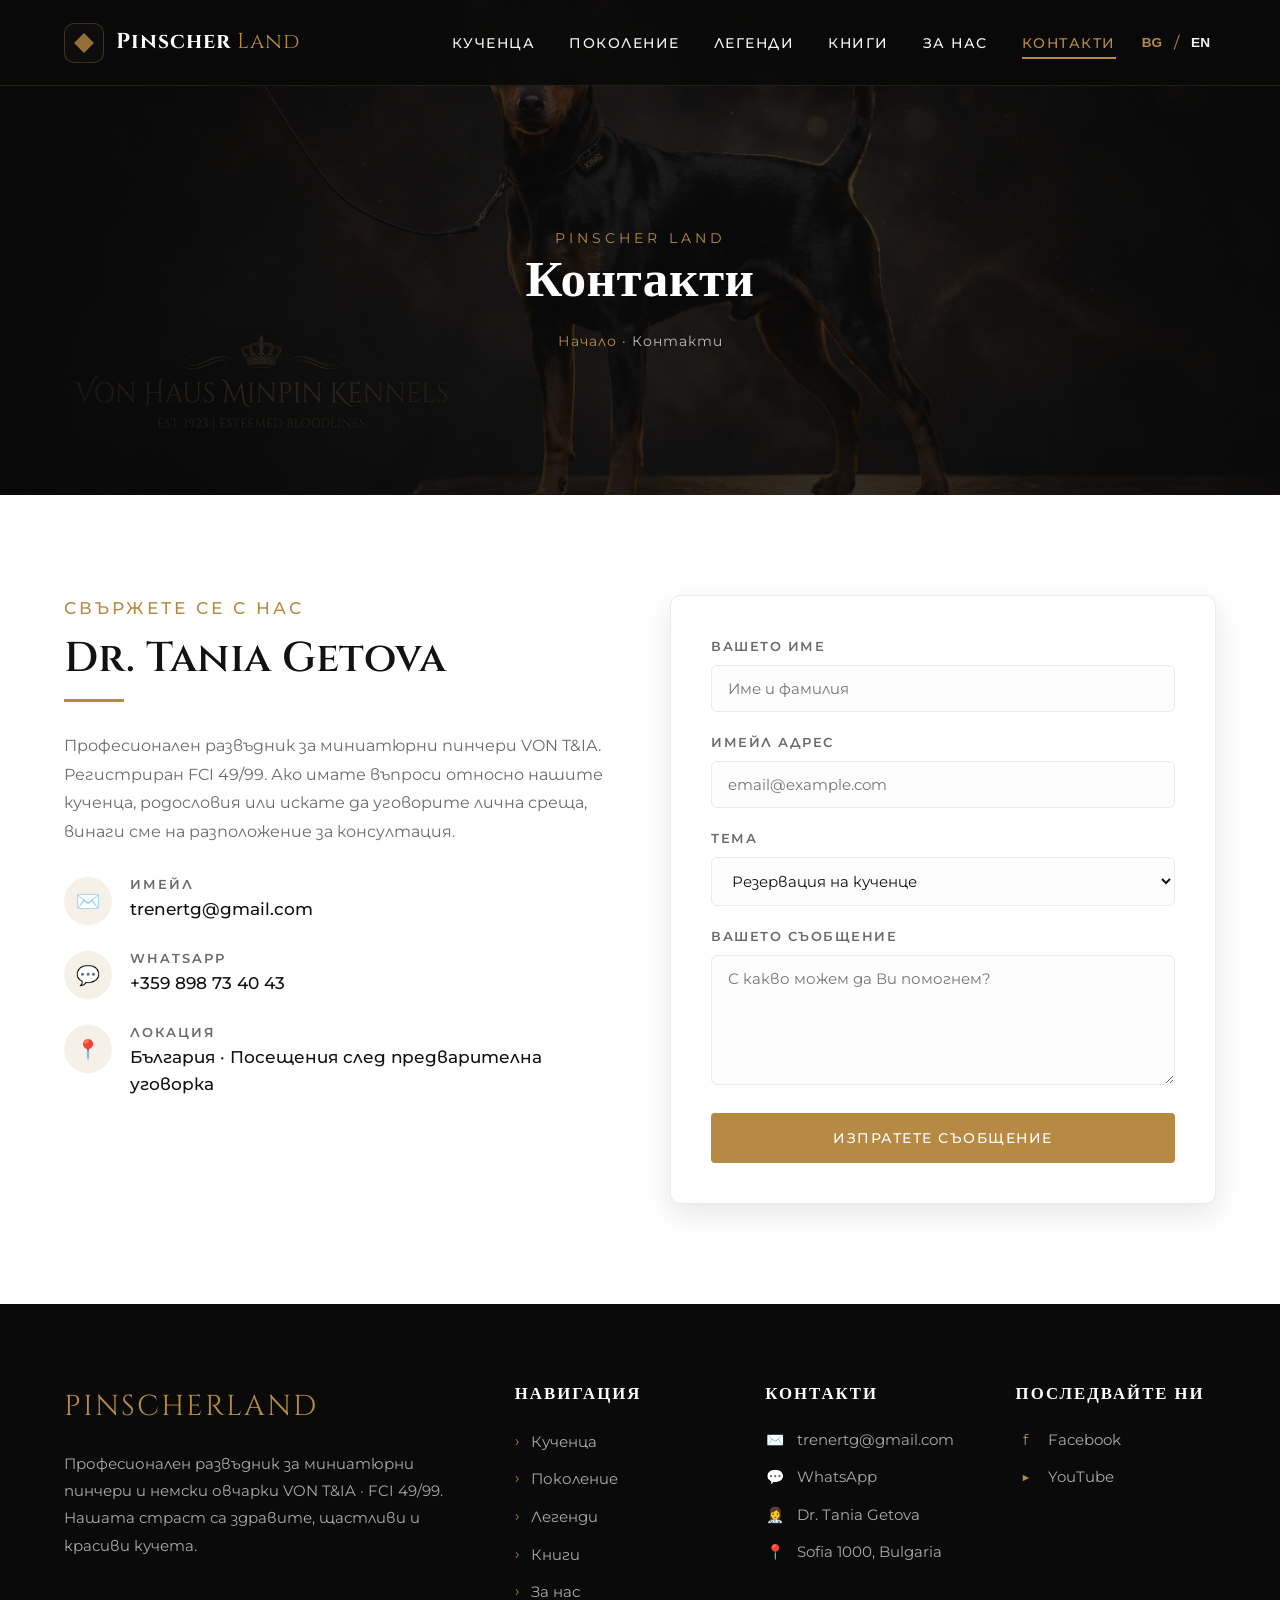
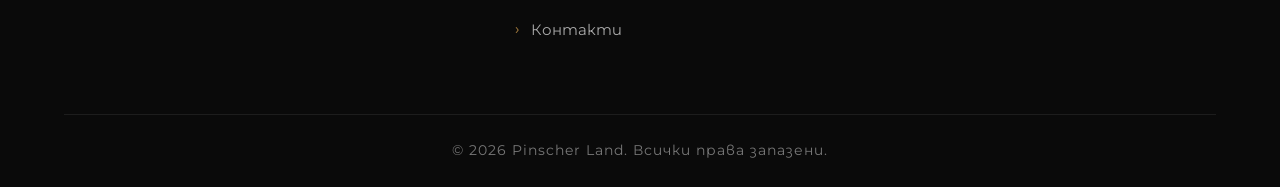
<file: contacts.html>
<!DOCTYPE html>
<html lang="bg">
<head>
    <meta charset="UTF-8">
    <meta name="viewport" content="width=device-width, initial-scale=1.0">
    <meta name="description" content="Свържете се с развъдник Pinscher Land за информация относно миниатюрни пинчери, свободни кученца и консултации.">
    <title>Контакти | Pinscher Land</title>
    <link rel="preconnect" href="https://fonts.googleapis.com">
    <link rel="preconnect" href="https://fonts.gstatic.com" crossorigin>
    <link href="https://fonts.googleapis.com/css2?family=Cinzel:wght@400;600;700&family=Montserrat:wght@300;400;500;600;700&display=swap" rel="stylesheet">
    <link rel="icon" href="favicon.svg" type="image/svg+xml">
    <link rel="stylesheet" href="css/style.css">
    <style>
        .lang-switcher { display: flex; align-items: center; gap: 6px; margin-left: 20px; }
        .lang-btn { background: none; border: none; color: var(--text-light); cursor: pointer; font-weight: 600; font-size: 0.85rem; padding: 4px 6px; transition: var(--transition); }
        .lang-btn.active, .lang-btn:hover { color: var(--primary-color); }
        @media (max-width: 768px) {
            .lang-switcher { margin-left: 0; margin-top: 15px; }
        }
    </style>
</head>
<body>

<a href="#main-content" class="skip-link">Към съдържанието</a>

<!-- ===== Header ===== -->
<header class="header">
    <div class="container header-container">
        <a href="index.html" class="logo-box">
            <div class="logo-diamond-wrapper">
                <div class="logo-diamond"></div>
            </div>
            <span class="logo-text">
                Pinscher<span>Land</span>
            </span>
        </a>
        <div style="display: flex; align-items: center;">
            <nav class="nav" id="main-nav" aria-label="Основна навигация">
                <ul class="nav-list">
                    <li><a href="puppies.html" class="nav-link" data-i18n="nav_puppies">Кученца</a></li>
                    <li><a href="generations.html" class="nav-link" data-i18n="nav_generations">Поколениe</a></li>
                    <li><a href="legends.html" class="nav-link" data-i18n="nav_legends">Легенди</a></li>
                    <li><a href="books.html" class="nav-link" data-i18n="nav_books">Книги</a></li>
                    <li><a href="about.html" class="nav-link" data-i18n="nav_about">За нас</a></li>
                    <li><a href="contacts.html" class="nav-link active" data-i18n="nav_contacts">Контакти</a></li>
                </ul>
            </nav>
            <div class="lang-switcher">
                <button onclick="setLanguage('bg')" class="lang-btn active">BG</button>
                <span style="color: var(--primary-color);">/</span>
                <button onclick="setLanguage('en')" class="lang-btn">EN</button>
            </div>
            <button type="button" class="mobile-menu-btn" aria-label="Отвори менюто" aria-expanded="false" aria-controls="main-nav"><span></span><span></span><span></span></button>
        </div>
    </div>
</header>

<main id="main-content">

    <section class="page-header">
        <div class="container">
            <p data-i18n="contacts_header_sub">Pinscher Land</p>
            <h1 data-i18n="contacts_header_title">Контакти</h1>
            <div class="breadcrumbs"><a href="index.html" data-i18n="nav_home">Начало</a> · <span data-i18n="nav_contacts">Контакти</span></div>
        </div>
    </section>

    <!-- ===== Contact Section ===== -->
    <section class="section">
        <div class="container">
            <div class="contact-grid">
                <!-- Info Side -->
                <div class="contact-info fade-up">
                    <span class="section-subtitle" data-i18n="contact_sub">Свържете се с нас</span>
                    <h2 class="section-title">Dr. Tania Getova</h2>
                    <div class="title-underline"></div>
                    <p style="color: var(--text-muted); line-height: 1.8; margin-bottom: 30px;" data-i18n="contact_desc">
                        Професионален развъдник за миниатюрни пинчери VON T&amp;IA. Регистриран FCI 49/99. 
                        Ако имате въпроси относно нашите кученца, родословия или искате да уговорите лична среща, 
                        винаги сме на разположение за консултация.
                    </p>
                    
                    <div class="contact-methods">
                        <div class="contact-method">
                            <div class="contact-method-icon">✉️</div>
                            <div class="contact-method-content">
                                <h4 data-i18n="email_lbl">Имейл</h4>
                                <a href="mailto:trenertg@gmail.com">trenertg@gmail.com</a>
                            </div>
                        </div>
                        <div class="contact-method">
                            <div class="contact-method-icon">💬</div>
                            <div class="contact-method-content">
                                <h4 data-i18n="whatsapp_lbl">WhatsApp</h4>
                                <a href="https://wa.me/359898734043" target="_blank" rel="noopener noreferrer">+359 898 73 40 43</a>
                            </div>
                        </div>
                        <div class="contact-method">
                            <div class="contact-method-icon">📍</div>
                            <div class="contact-method-content">
                                <h4 data-i18n="location_lbl">Локация</h4>
                                <p data-i18n="location_val">България · Посещения след предварителна уговорка</p>
                            </div>
                        </div>
                    </div>
                </div>

                <!-- Form Side -->
                <form id="contact-form" class="contact-form fade-up">
                    <div class="form-group">
                        <label for="name" data-i18n="form_name_lbl">Вашето име</label>
                        <input type="text" id="name" name="name" required placeholder="Име и фамилия">
                    </div>
                    <div class="form-group">
                        <label for="email" data-i18n="form_email_lbl">Имейл адрес</label>
                        <input type="email" id="email" name="email" required placeholder="email@example.com">
                    </div>
                    <div class="form-group">
                        <label for="topic" data-i18n="form_topic_lbl">Тема</label>
                        <select id="topic" name="topic">
                            <option data-i18n="opt1">Резервация на кученце</option>
                            <option data-i18n="opt2">Консултация за породата</option>
                            <option data-i18n="opt3">Планиране на кучило</option>
                            <option data-i18n="opt4">Друго</option>
                        </select>
                    </div>
                    <div class="form-group">
                        <label for="message" data-i18n="form_msg_lbl">Вашето съобщение</label>
                        <textarea id="message" name="message" required placeholder="С какво можем да Ви помогнем?"></textarea>
                    </div>
                    <button type="submit" class="btn btn-primary" style="width: 100%;" data-i18n="form_submit">Изпратете съобщение</button>
                </form>
            </div>
        </div>
    </section>

</main>

<!-- ===== Footer ===== -->
<footer class="footer">
    <div class="container">
        <div class="footer-grid">
            <div class="footer-info">
                <a href="index.html" class="footer-logo">Pinscher<span>Land</span></a>
                <p data-i18n="footer_desc">Професионален развъдник за миниатюрни пинчери и немски овчарки VON T&amp;IA · FCI 49/99. Нашата страст са здравите, щастливи и красиви кучета.</p>
            </div>
            <div>
                <h4>Навигация</h4>
                <ul class="footer-links">
                    <li><a href="puppies.html" data-i18n="nav_puppies">Кученца</a></li>
                    <li><a href="generations.html" data-i18n="nav_generations">Поколениe</a></li>
                    <li><a href="legends.html" data-i18n="nav_legends">Легенди</a></li>
                    <li><a href="books.html" data-i18n="nav_books">Книги</a></li>
                    <li><a href="about.html" data-i18n="nav_about">За нас</a></li>
                    <li><a href="contacts.html" data-i18n="nav_contacts">Контакти</a></li>
                </ul>
            </div>
            <div>
                <h4>Контакти</h4>
                <ul class="contact-list">
                    <li><span class="ico">✉️</span><a href="mailto:trenertg@gmail.com">trenertg@gmail.com</a></li>
                    <li><span class="ico">💬</span><a href="https://wa.me/359898734043" target="_blank" rel="noopener noreferrer">WhatsApp</a></li>
                    <li><span class="ico">👩‍⚕️</span><a href="https://www.facebook.com/tania.getova" target="_blank" rel="noopener noreferrer">Dr. Tania Getova</a></li>
                    <li><span class="ico">📍</span><span>Sofia 1000, Bulgaria</span></li>
                </ul>
            </div>
            <div>
                <h4>Последвайте ни</h4>
                <ul class="contact-list">
                    <li><span class="ico">f</span><a href="https://www.facebook.com/trenertg" target="_blank" rel="noopener noreferrer">Facebook</a></li>
                    <li><span class="ico">▶</span><a href="https://www.youtube.com/@trenertg" target="_blank" rel="noopener noreferrer">YouTube</a></li>
                </ul>
            </div>
        </div>
        <div class="footer-bottom" data-i18n="footer_rights">© 2026 Pinscher Land. Всички права запазени. · <a href="https://trenertg.narod.ru/" target="_blank" rel="noopener noreferrer">POWERED BY TRENERTG</a></div>
    </div>
</footer>

<script src="js/main.js"></script>
<script>
    const translations = {
        bg: {
            nav_puppies: "Кученца",
            nav_generations: "Поколениe",
            nav_legends: "Легенди",
            nav_books: "Книги",
            nav_about: "За нас",
            nav_contacts: "Контакти",
            nav_home: "Начало",
            contacts_header_sub: "Pinscher Land",
            contacts_header_title: "Контакти",
            contact_sub: "Свържете се с нас",
            contact_desc: "Професионален развъдник за миниатюрни пинчери VON T&amp;IA. Регистриран FCI 49/99. Ако имате въпроси относно нашите кученца, родословия или искате да уговорите лична среща, винаги сме на разположение за консултация.",
            email_lbl: "Имейл",
            whatsapp_lbl: "WhatsApp",
            location_lbl: "Локация",
            location_val: "България · Посещения след предварителна уговорка",
            form_name_lbl: "Вашето име",
            form_email_lbl: "Имейл адрес",
            form_topic_lbl: "Тема",
            opt1: "Резервация на кученце",
            opt2: "Консултация за породата",
            opt3: "Планиране на кучило",
            opt4: "Друго",
            form_msg_lbl: "Вашето съобщение",
            form_submit: "Изпратете съобщение",
            footer_desc: "Професионален развъдник за миниатюрни пинчери и немски овчарки VON T&amp;IA · FCI 49/99. Нашата страст са здравите, щастливи и красиви кучета.",
            footer_rights: "© 2026 Pinscher Land. Всички права запазени."
        },
        en: {
            nav_puppies: "Puppies",
            nav_generations: "Generations",
            nav_legends: "Legends",
            nav_books: "Books",
            nav_about: "About Us",
            nav_contacts: "Contacts",
            nav_home: "Home",
            contacts_header_sub: "Pinscher Land",
            contacts_header_title: "Contacts",
            contact_sub: "Get in Touch",
            contact_desc: "Professional kennel for Miniature Pinschers VON T&amp;IA. Registered FCI 49/99. If you have questions about our puppies, pedigrees, or want to arrange a personal meeting, we are always available for consultation.",
            email_lbl: "Email",
            whatsapp_lbl: "WhatsApp",
            location_lbl: "Location",
            location_val: "Bulgaria · Visits by prior appointment",
            form_name_lbl: "Your Name",
            form_email_lbl: "Email Address",
            form_topic_lbl: "Subject",
            opt1: "Puppy Reservation",
            opt2: "Breed Consultation",
            opt3: "Litter Planning",
            opt4: "Other",
            form_msg_lbl: "Your Message",
            form_submit: "Send Message",
            footer_desc: "Professional kennel for Miniature Pinschers and German Shepherds VON T&amp;IA · FCI 49/99. Our passion is healthy, happy, and beautiful dogs.",
            footer_rights: "© 2026 Pinscher Land. All rights reserved."
        }
    };

    function setLanguage(lang) {
        localStorage.setItem('preferred_lang', lang);
        document.querySelectorAll('[data-i18n]').forEach(el => {
            const key = el.getAttribute('data-i18n');
            if (translations[lang] && translations[lang][key]) {
                el.innerHTML = translations[lang][key];
            }
        });
        document.querySelectorAll('.lang-btn').forEach(btn => {
            btn.classList.toggle('active', btn.textContent.toLowerCase() === lang);
        });
    }

    document.addEventListener('DOMContentLoaded', () => {
        const savedLang = localStorage.getItem('preferred_lang') || 'bg';
        setLanguage(savedLang);
    });
</script>
</body>
</html>
</file>
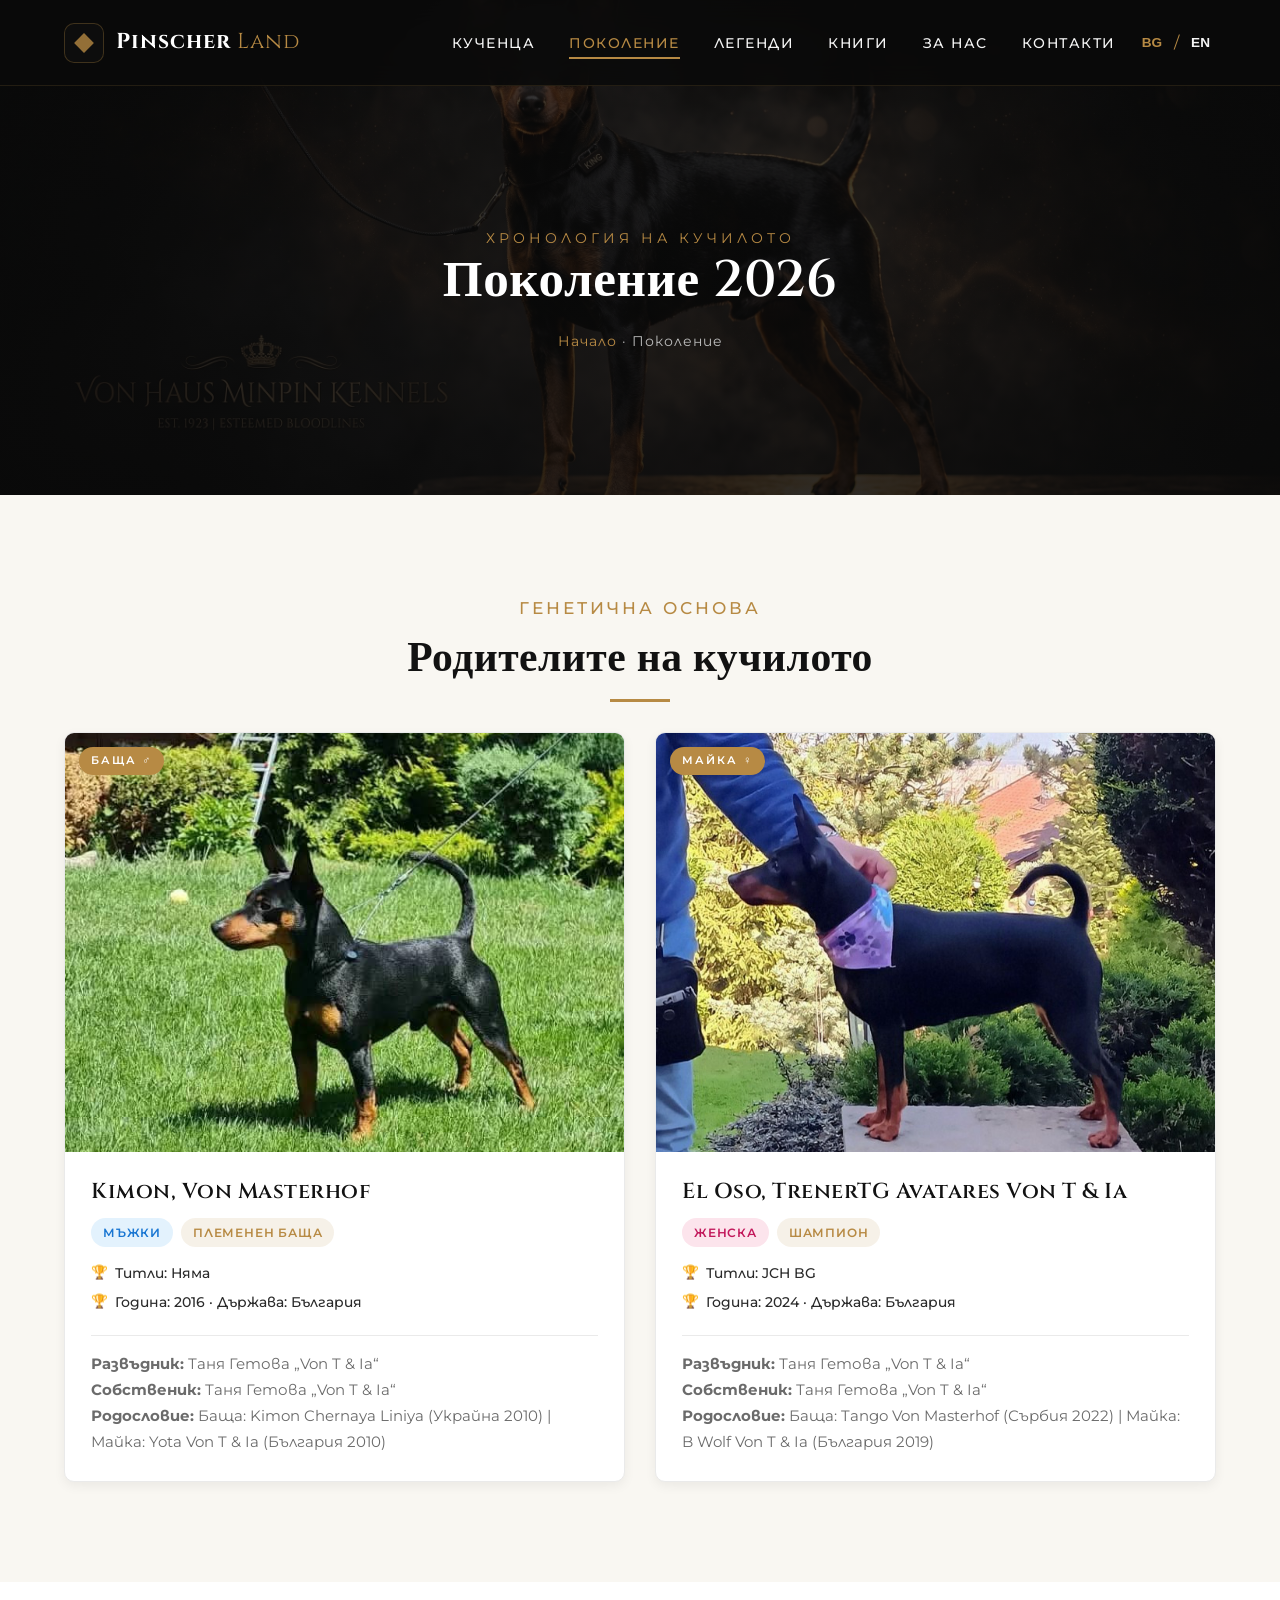
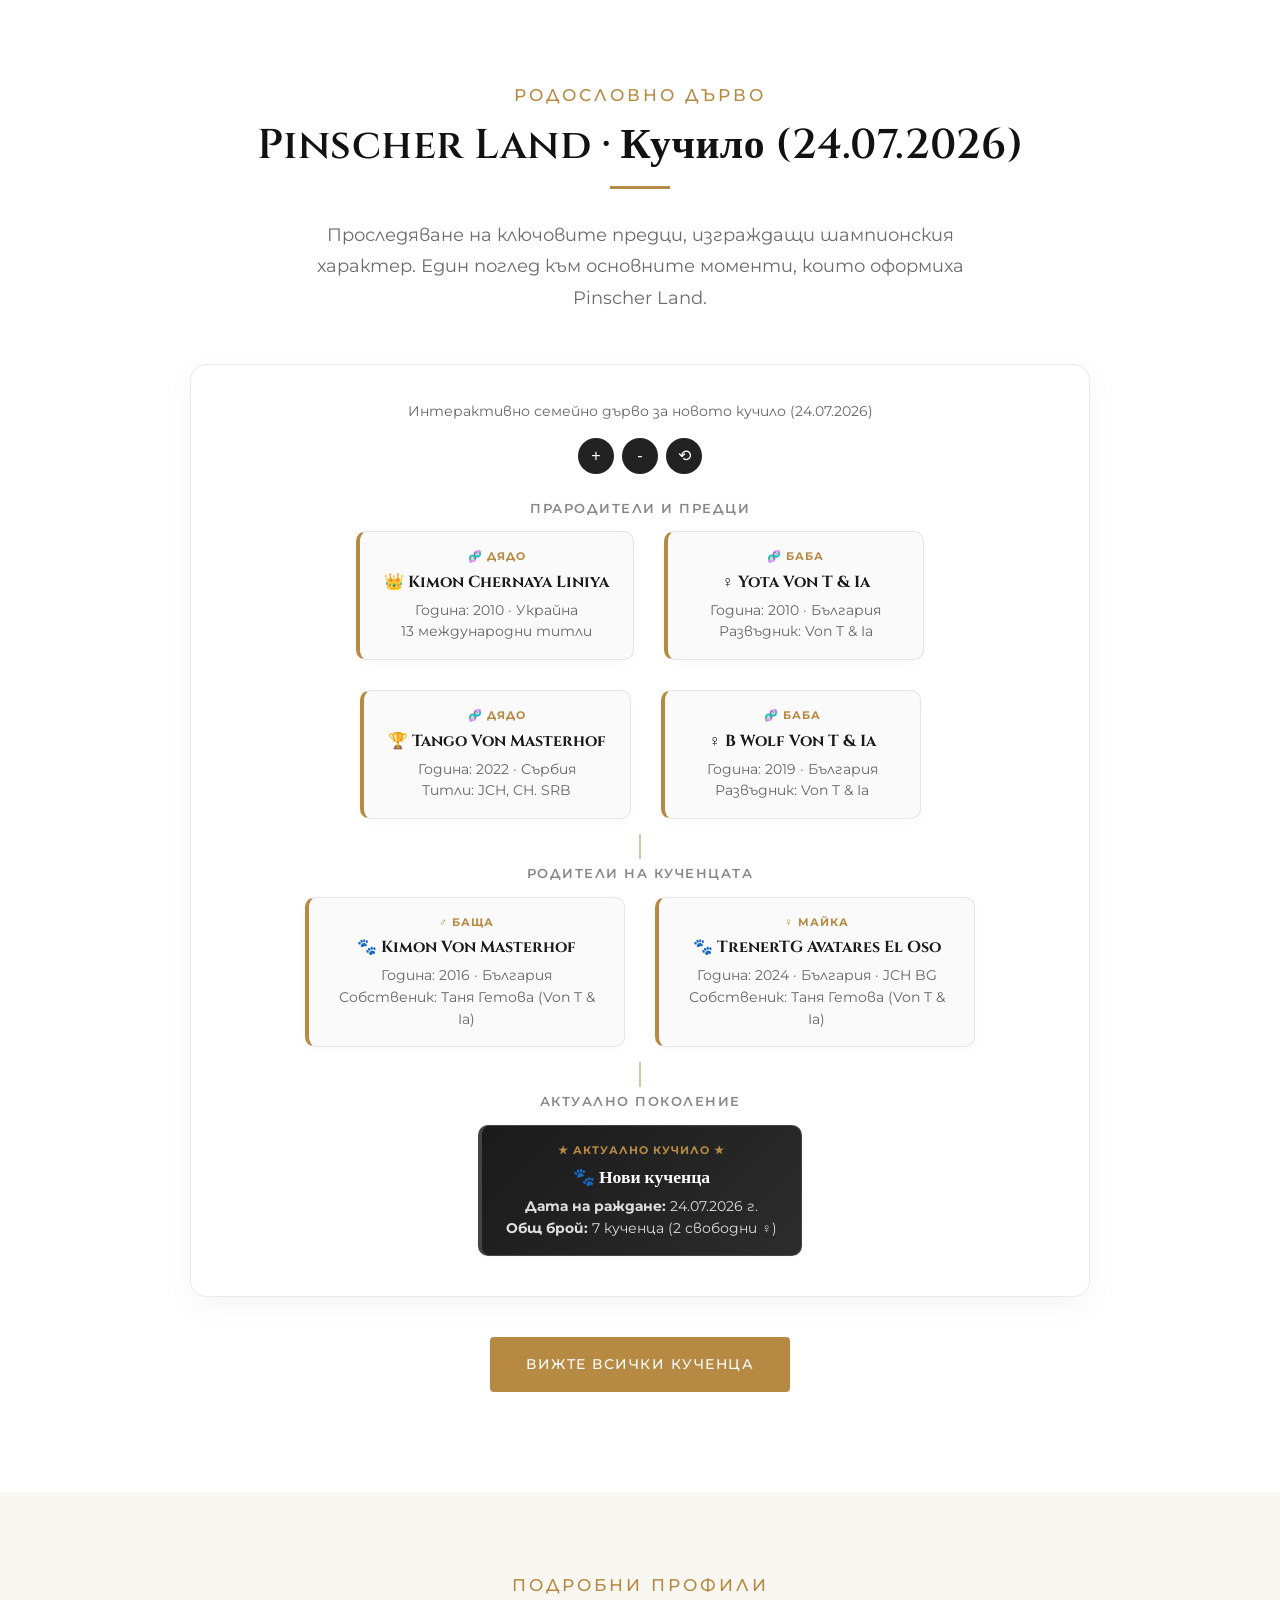
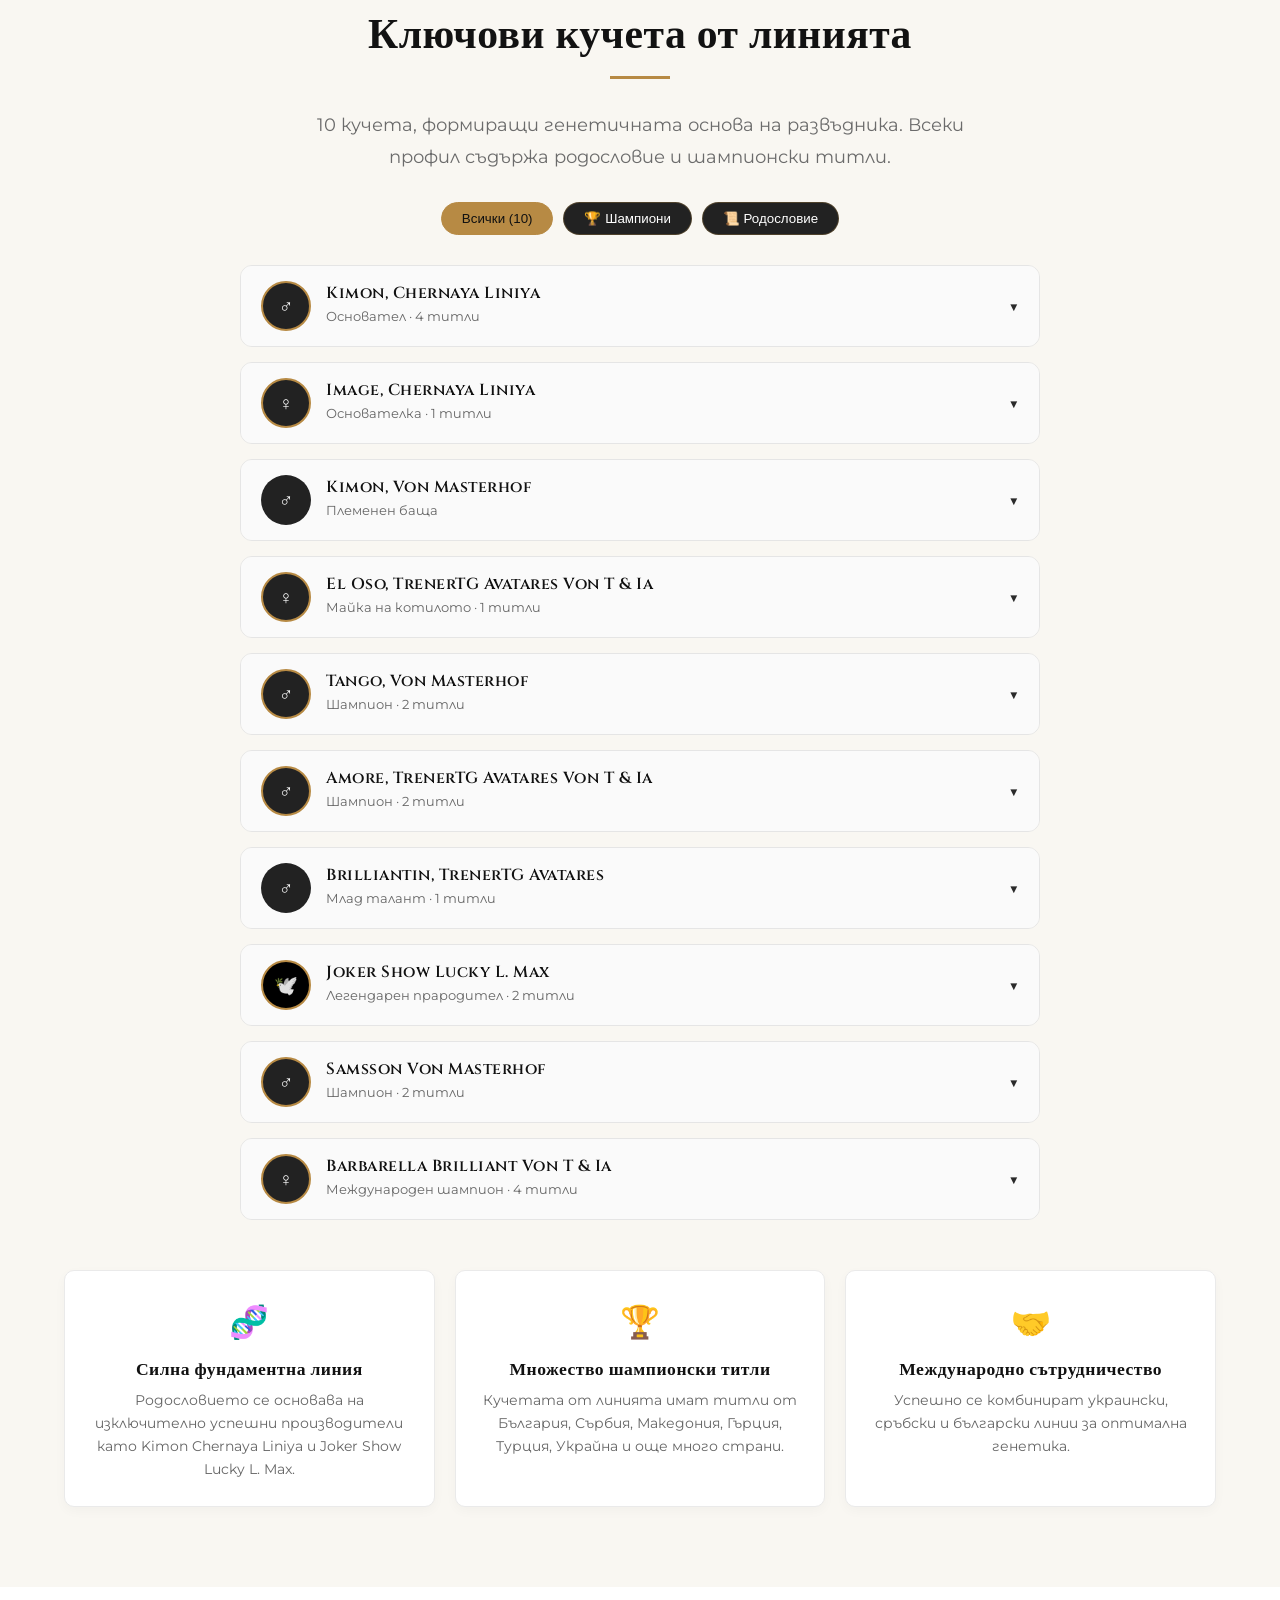
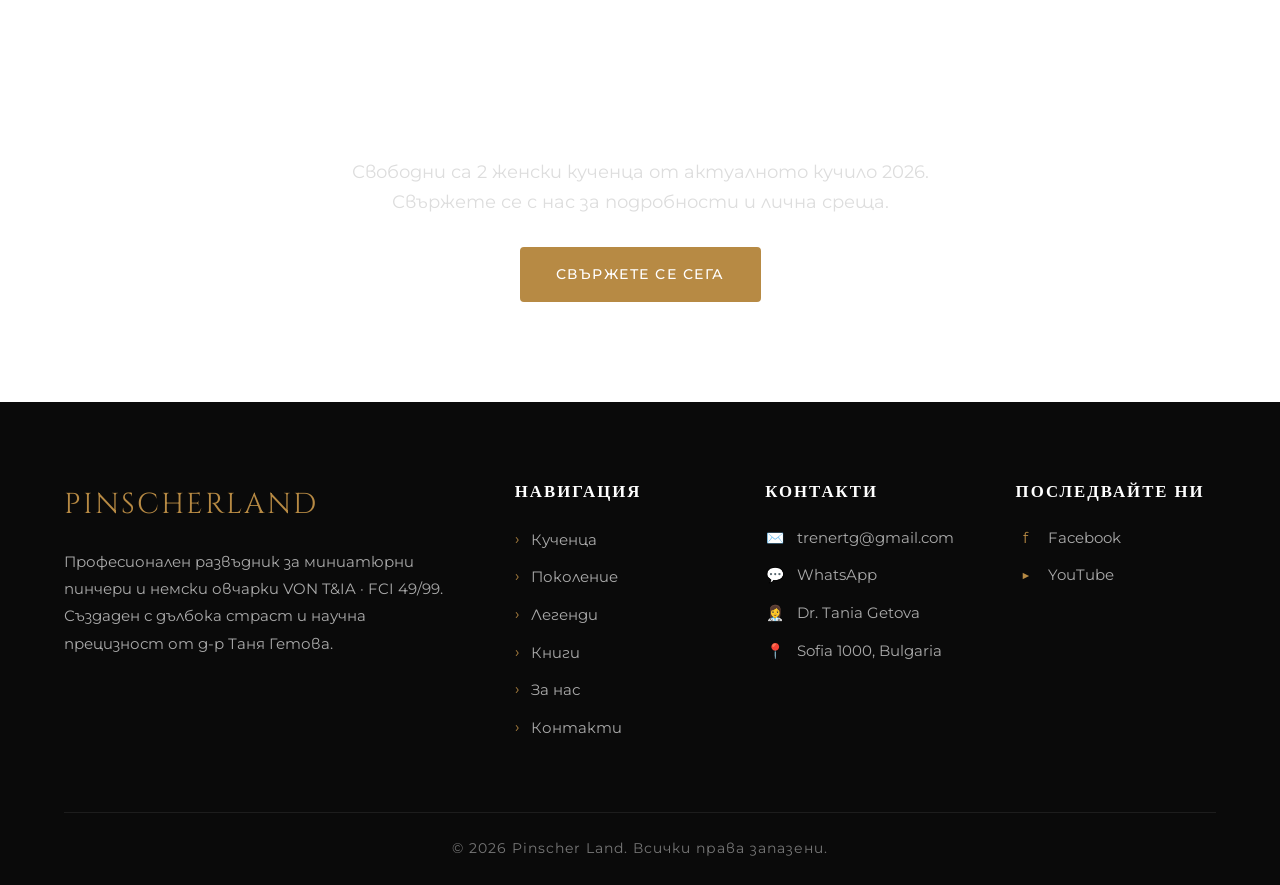
<file: generations.html>
<!DOCTYPE html>
<html lang="bg">
<head>
    <meta charset="UTF-8">
    <meta name="viewport" content="width=device-width, initial-scale=1.0">
    <meta name="description" content="Поколения и родословен анализ на новото кучило в развъдник Pinscher Land - родители, интерактивно дърво и ключови профили.">
    <meta property="og:title" content="Поколения и Родословие | Pinscher Land">
    <meta property="og:description" content="Поколения и родословен анализ на новото кучило в развъдник Pinscher Land - родители, интерактивно дърво и ключови профили.">
    <meta property="og:type" content="website">
    <meta property="og:url" content="https://pinscher.land">
    <meta property="og:image" content="images/hero-bg.jpg">
    <title>Поколения и Родословие | Pinscher Land</title>
    <link rel="preconnect" href="https://fonts.googleapis.com">
    <link rel="preconnect" href="https://fonts.gstatic.com" crossorigin>
    <link href="https://fonts.googleapis.com/css2?family=Cinzel:wght@400;600;700&family=Montserrat:wght@300;400;500;600;700&display=swap" rel="stylesheet">
    <link rel="icon" href="favicon.svg" type="image/svg+xml">
    <link rel="stylesheet" href="css/style.css">
    <style>
        /* Стилизация за акордеони, филтри и родословно дърво */
        .accordion-header { cursor: pointer; display: flex; justify-content: space-between; align-items: center; }
        .accordion-content { max-height: 0; overflow: hidden; transition: max-height 0.3s ease-out, padding 0.3s ease; }
        .accordion-content.open { max-height: 300px; padding-top: 15px; }
        .accordion-arrow { transition: transform 0.3s ease; }
        .accordion-arrow.open { transform: rotate(180deg); }
        
        .filter-tabs { display: flex; gap: 10px; justify-content: center; margin-bottom: 30px; flex-wrap: wrap; }
        .filter-btn { background: #222; color: #fff; border: 1px solid rgba(183, 138, 68, 0.3); padding: 8px 20px; border-radius: 30px; cursor: pointer; transition: var(--transition); }
        .filter-btn.active, .filter-btn:hover { background: var(--primary-color); border-color: var(--primary-color); color: #111; }
        
        .dog-card-item { background: #fff; border: 1px solid #e5e5e5; border-radius: 12px; margin-bottom: 15px; overflow: hidden; transition: var(--transition); }
        .dog-card-header { padding: 15px 20px; display: flex; align-items: center; gap: 15px; cursor: pointer; background: #fafafa; }
        .dog-avatar { width: 50px; height: 50px; border-radius: 50%; display: flex; align-items: center; justify-content: center; font-size: 1.2rem; background: #222; color: #fff; position: relative; }
        .dog-avatar.champion { border: 2px solid var(--primary-color); }
        .dog-avatar.memorial { background: #000; }
        .dog-card-body { padding: 0 20px; max-height: 0; overflow: hidden; transition: max-height 0.3s ease-out, padding 0.3s ease; background: #fff; }
        .dog-card-body.open { max-height: 400px; padding: 20px; border-top: 1px solid #eee; }
        
        .badge-tag { display: inline-block; background: rgba(183, 138, 68, 0.15); color: var(--primary-color); padding: 4px 10px; border-radius: 6px; font-size: 0.85rem; margin: 2px; font-weight: 500; }
        
        /* Визуално родословно дърво */
        .pedigree-tree-wrapper {
            display: flex;
            flex-direction: column;
            align-items: center;
            max-width: 900px;
            margin: 0 auto;
            padding: 30px 20px;
            background: #fff;
            border-radius: 16px;
            box-shadow: 0 10px 30px rgba(0,0,0,0.04);
            border: 1px solid #eaeaea;
        }
        .tree-header {
            text-align: center;
            margin-bottom: 25px;
            width: 100%;
        }
        .tree-header h3 {
            font-family: var(--font-heading, sans-serif);
            font-size: 1.3rem;
            color: #1a1a1a;
            margin-bottom: 5px;
        }
        .tree-header p {
            color: #666;
            font-size: 0.9rem;
        }
        .controls {
            display: flex;
            gap: 8px;
            justify-content: center;
            margin-top: 15px;
        }
        .ctrl-btn {
            background: #222;
            color: #fff;
            border: none;
            width: 36px;
            height: 36px;
            border-radius: 50%;
            cursor: pointer;
            font-size: 1rem;
            transition: var(--transition);
        }
        .ctrl-btn:hover {
            background: var(--primary-color, #b78a44);
            color: #111;
        }
        
        .pedigree-generation-title {
            font-size: 0.8rem;
            text-transform: uppercase;
            letter-spacing: 1.5px;
            color: #888;
            margin-bottom: 12px;
            font-weight: 600;
            text-align: center;
        }
        .pedigree-level {
            display: flex;
            justify-content: center;
            gap: 30px;
            width: 100%;
            flex-wrap: wrap;
            margin-bottom: 10px;
        }
        .pedigree-node {
            background: #fafafa;
            border: 1px solid #e5e5e5;
            border-left: 4px solid var(--primary-color, #b78a44);
            padding: 16px 24px;
            border-radius: 10px;
            box-shadow: 0 4px 12px rgba(0,0,0,0.02);
            text-align: center;
            min-width: 260px;
            transition: all 0.3s ease;
        }
        .pedigree-node:hover {
            transform: translateY(-4px);
            box-shadow: 0 8px 20px rgba(183,138,68,0.12);
            border-color: var(--primary-color, #b78a44);
            background: #fff;
        }
        .pedigree-node .node-tag {
            font-size: 0.7rem;
            color: var(--primary-color, #b78a44);
            text-transform: uppercase;
            font-weight: 700;
            margin-bottom: 4px;
            display: block;
            letter-spacing: 1px;
        }
        .pedigree-node .node-title {
            font-weight: 700;
            font-size: 1rem;
            color: #1a1a1a;
            margin-bottom: 4px;
            font-family: var(--font-heading, sans-serif);
        }
        .pedigree-node .node-desc {
            font-size: 0.85rem;
            color: #666;
        }
        .pedigree-node.highlight-node {
            background: rgba(183,138,68,0.04);
            border-color: var(--primary-color, #b78a44);
        }
        .pedigree-node.litter-node {
            background: linear-gradient(135deg, #1a1a1a, #2c2c2c);
            color: #fff;
            border-left: 4px solid var(--primary-color, #b78a44);
            border-color: #444;
            min-width: 320px;
        }
        .pedigree-node.litter-node .node-title {
            color: #fff;
            font-size: 1.1rem;
        }
        .pedigree-node.litter-node .node-desc {
            color: #ddd;
        }
        .tree-connector {
            width: 2px;
            height: 25px;
            background: var(--primary-color, #b78a44);
            margin: 5px auto;
            opacity: 0.5;
        }
        .champions-grid { display: grid; grid-template-columns: repeat(auto-fit, minmax(240px, 1fr)); gap: 20px; }
        .champion-card { background: #fff; border: 1px solid #eaeaea; border-radius: 10px; padding: 20px; box-shadow: 0 4px 12px rgba(0,0,0,0.03); }
.lang-switcher { display: flex; align-items: center; gap: 6px; margin-left: 20px; }
.lang-btn { background: none; border: none; color: var(--text-light); cursor: pointer; font-weight: 600; font-size: 0.85rem; padding: 4px 6px; transition: var(--transition); }
.lang-btn.active, .lang-btn:hover { color: var(--primary-color); }
@media (max-width: 768px) {
    .lang-switcher { margin-left: 0; margin-top: 15px; }
}
    </style>
</head>
<body>

<a href="#main-content" class="skip-link">Към съдържанието</a>

<header class="header">
    <div class="container header-container">
        <a href="index.html" class="logo-box">
            <div class="logo-diamond-wrapper">
                <div class="logo-diamond"></div>
            </div>
            <span class="logo-text">
                Pinscher<span>Land</span>
            </span>
        </a>
        <div style="display: flex; align-items: center;">
            <nav class="nav" id="main-nav" aria-label="Основна навигация">
                <ul class="nav-list">
                    <li><a href="puppies.html" class="nav-link" data-i18n="nav_puppies">Кученца</a></li>
                    <li><a href="generations.html" class="nav-link active" data-i18n="nav_generations">Поколениe</a></li>
                    <li><a href="legends.html" class="nav-link" data-i18n="nav_legends">Легенди</a></li>
                    <li><a href="books.html" class="nav-link" data-i18n="nav_books">Книги</a></li>
                    <li><a href="about.html" class="nav-link" data-i18n="nav_about">За нас</a></li>
                    <li><a href="contacts.html" class="nav-link" data-i18n="nav_contacts">Контакти</a></li>
                </ul>
            </nav>
            <div class="lang-switcher">
           <button onclick="setLanguage('bg')" class="lang-btn active">BG</button>
    <span style="color: var(--primary-color);">/</span>
            <button onclick="setLanguage('en')" class="lang-btn">EN</button>
            </div>
            <button type="button" class="mobile-menu-btn" aria-label="Отвори менюто" aria-expanded="false" aria-controls="main-nav"><span></span><span></span><span></span></button>
        </div>
    </div>
</header>

<main id="main-content">

<section class="page-header">
    <div class="container">
        <p data-i18n="gen_header_sub">Хронология на Кучилото</p>
        <h1 data-i18n="gen_header_title">Поколение 2026</h1>
        <div class="breadcrumbs"><a href="index.html" data-i18n="nav_home">Начало</a> · <span data-i18n="nav_generations">Поколения</span></div>
    </div>
</section>

<!-- Блок 2: Генетична основа (Родителите на кучилото) -->
<section class="section bg-light">
    <div class="container">
        <div class="text-center fade-up">
            <span class="section-subtitle" data-i18n="genetic_sub">Генетична основа</span>
            <h2 class="section-title" data-i18n="genetic_title">Родителите на кучилото</h2>
            <div class="title-underline center"></div>
        </div>

        <div class="grid fade-up">
            <!-- Баща -->
            <article class="card">
                <div class="card-image-wrapper">
                    <span class="card-tag" data-i18n="father_tag">Баща ♂</span>
                    <img src="images/generations/kimon-von-masterhof.jpg" alt="Kimon Von Masterhof" loading="lazy">
                </div>
                <div class="card-content">
                    <h3 class="card-title"><a href="https://mp.dogpedigree.net/en/dog/42342" target="_blank" rel="noopener noreferrer" style="text-decoration: none; color: inherit;">Kimon, Von Masterhof</a></h3>
                    <div class="dog-details">
                        <span class="badge badge-male" data-i18n="badge_male">Мъжки</span>
                        <span class="badge badge-gold" data-i18n="badge_sire">Племенен баща</span>
                    </div>
                    <ul class="dog-titles">
                        <li data-i18n="sire_titles_list">Титли: Няма</li>
                        <li data-i18n="sire_year">Година: 2016 · Държава: България</li>
                    </ul>
                    <p class="card-text">
                        <strong data-i18n="breeder_lbl">Развъдник:</strong> Таня Гетова „Von T & Ia“<br>
                        <strong data-i18n="owner_lbl">Собственик:</strong> Таня Гетова „Von T & Ia“<br>
                        <strong data-i18n="pedigree_lbl">Родословие:</strong> Баща: Kimon Chernaya Liniya (Украйна 2010) | Майка: Yota Von T & Ia (България 2010)
                    </p>
                </div>
            </article>

            <!-- Майка -->
            <article class="card">
                <div class="card-image-wrapper">
                    <span class="card-tag" data-i18n="mother_tag">Майка ♀</span>
                    <img src="images/generations/trenertg-avatares-el-oso-von-t&ia.jpg" alt="El Oso Von T & Ia" loading="lazy">
                </div>
                <div class="card-content">
                    <h3 class="card-title"><a href="https://mp.dogpedigree.net/ru/dog/40929" target="_blank" rel="noopener noreferrer" style="text-decoration: none; color: inherit;">El Oso, TrenerTG Avatares Von T & Ia</a></h3>
                    <div class="dog-details">
                        <span class="badge badge-female" data-i18n="badge_female">Женска</span>
                        <span class="badge badge-gold" data-i18n="badge_champion">Шампион</span>
                    </div>
                    <ul class="dog-titles">
                        <li>Титли: JCH BG</li>
                        <li data-i18n="dam_year">Година: 2024 · Държава: България</li>
                    </ul>
                    <p class="card-text">
                        <strong data-i18n="breeder_lbl">Развъдник:</strong> Таня Гетова „Von T & Ia“<br>
                        <strong data-i18n="owner_lbl">Собственик:</strong> Таня Гетова „Von T & Ia“<br>
                        <strong data-i18n="pedigree_lbl">Родословие:</strong> Баща: Tango Von Masterhof (Сърбия 2022) | Майка: B Wolf Von T & Ia (България 2019)
                    </p>
                </div>
            </article>
        </div>
    </div>
</section>

<!-- Блок 3: Родословно Дърво -->
<section class="section">
    <div class="container">
        <div class="text-center fade-up" style="margin-bottom: 40px;">
            <span class="section-subtitle" data-i18n="tree_subtitle">Родословно дърво</span>
            <h2 class="section-title" data-i18n="tree_title">Pinscher Land · Кучило (24.07.2026)</h2>
            <div class="title-underline center"></div>
            <p class="section-desc max-w-md mx-auto" data-i18n="tree_desc">Проследяване на ключовите предци, изграждащи шампионския характер. Един поглед към основните моменти, които оформиха Pinscher Land.</p>
        </div>

        <div class="pedigree-tree-wrapper fade-up">
            <div class="tree-header">
                <h3></h3>
                <p data-i18n="tree_header_p">Интерактивно семейно дърво за новото кучило (24.07.2026)</p>
                <div class="controls">
                    <button class="ctrl-btn" onclick="zoomIn()" title="Увеличи">+</button>
                    <button class="ctrl-btn" onclick="zoomOut()" title="Намали">-</button>
                    <button class="ctrl-btn" onclick="resetView()" title="Центрирай">⟲</button>
                </div>
            </div>

            <!-- Ред 1: Прародители -->
            <div class="pedigree-generation-title" data-i18n="gen1_title">Прародители и предци</div>
            <div class="pedigree-level">
                <div class="pedigree-node">
                    <span class="node-tag" data-i18n="node_gbs">🧬 Дядо</span>
                    <div class="node-title">👑 Kimon Chernaya Liniya</div>
                    <div class="node-desc" data-i18n="node_gbs_desc">Година: 2010 · Украйна<br>13 международни титли</div>
                </div>
                <div class="pedigree-node">
                    <span class="node-tag" data-i18n="node_gbm">🧬 Баба</span>
                    <div class="node-title">♀ Yota Von T & Ia</div>
                    <div class="node-desc" data-i18n="node_gbm_desc">Година: 2010 · България<br>Развъдник: Von T & Ia</div>
                </div>
                <div class="pedigree-node">
                    <span class="node-tag" data-i18n="node_gms">🧬 Дядо</span>
                    <div class="node-title">🏆 Tango Von Masterhof</div>
                    <div class="node-desc" data-i18n="node_gms_desc">Година: 2022 · Сърбия<br>Титли: JCH, CH. SRB</div>
                </div>
                <div class="pedigree-node">
                    <span class="node-tag" data-i18n="node_gmm">🧬 Баба</span>
                    <div class="node-title">♀ B Wolf Von T & Ia</div>
                    <div class="node-desc" data-i18n="node_gmm_desc">Година: 2019 · България<br>Развъдник: Von T & Ia</div>
                </div>
            </div>

            <div class="tree-connector"></div>

            <!-- Ред 2: Родители -->
            <div class="pedigree-generation-title" data-i18n="gen2_title">Родители на кученцата</div>
            <div class="pedigree-level">
                <div class="pedigree-node" style="width: 320px;">
                    <span class="node-tag" data-i18n="node_sire_tag">♂ Баща</span>
                    <div class="node-title">🐾 Kimon Von Masterhof</div>
                    <div class="node-desc" data-i18n="node_sire_desc">Година: 2016 · България<br>Собственик: Таня Гетова (Von T & Ia)</div>
                </div>
                <div class="pedigree-node" style="width: 320px;">
                    <span class="node-tag" data-i18n="node_dam_tag">♀ Майка</span>
                    <div class="node-title">🐾 TrenerTG Avatares El Oso</div>
                    <div class="node-desc" data-i18n="node_dam_desc">Година: 2024 · България · JCH BG<br>Собственик: Таня Гетова (Von T & Ia)</div>
                </div>
            </div>

            <div class="tree-connector"></div>

            <!-- Ред 3: Ново кучило -->
            <div class="pedigree-generation-title" data-i18n="gen3_title">Актуално поколение</div>
            <div class="pedigree-level">
                <div class="pedigree-node litter-node">
                    <span class="node-tag" style="color: var(--primary-color);" data-i18n="litter_tag_tree">★ Актуално кучило ★</span>
                    <div class="node-title" data-i18n="litter_node_title">🐾 Нови кученца</div>
                    <div class="node-desc">
                        <strong data-i18n="dob_lbl">Дата на раждане:</strong> 24.07.2026 г.<br>
                        <strong data-i18n="total_lbl">Общ брой:</strong> 7 кученца (2 свободни ♀)<br>
                    </div>
                </div>
            </div>
        </div>

        <div class="text-center" style="margin-top: 40px;">
            <a href="puppies.html" class="btn btn-primary" data-i18n="btn_view_all_puppies">Вижте всички кученца</a>
        </div>
    </div>
</section>

<!-- Блок 4: Подробни профили (Dog Profiles с динамични табове и акордеони) -->
<section class="section bg-light" style="padding: 80px 0;">
    <div class="container">
        <div class="text-center fade-up">
            <span class="section-subtitle" data-i18n="profiles_subtitle">Подробни профили</span>
            <h2 class="section-title" data-i18n="profiles_title">Ключови кучета от линията</h2>
            <div class="title-underline center"></div>
            <p class="section-desc max-w-md mx-auto" style="margin-bottom: 30px;" data-i18n="profiles_desc">10 кучета, формиращи генетичната основа на развъдника. Всеки профил съдържа родословие и шампионски титли.</p>
        </div>

        <!-- Табове за филтриране -->
        <div class="filter-tabs">
            <button class="filter-btn active" onclick="filterDogs('all', this)" data-i18n="tab_all">Всички (10)</button>
            <button class="filter-btn" onclick="filterDogs('champions', this)" data-i18n="tab_champions">🏆 Шампиони</button>
            <button class="filter-btn" onclick="filterDogs('pedigree', this)" data-i18n="tab_pedigree">📜 Родословие</button>
        </div>

        <!-- Контейнер за динамичен рендеринг на кучетата -->
        <div id="dogs-container" style="max-width: 800px; margin: 0 auto; margin-bottom: 50px;"></div>

        <!-- Акценти (Grid 3 колони) -->
        <div class="grid fade-up" style="display: grid; grid-template-columns: repeat(auto-fit, minmax(260px, 1fr)); gap: 20px;">
            <div class="champion-card" style="background: #fff; border: 1px solid #eaeaea; border-radius: 10px; padding: 25px; text-align: center; box-shadow: 0 4px 12px rgba(0,0,0,0.03);">
                <div style="font-size: 2rem; margin-bottom: 12px;">🧬</div>
                <h3 style="font-size: 1.1rem; margin-bottom: 8px; color: #111;" data-i18n="feat1_title">Силна фундаментна линия</h3>
                <p style="color: #666; font-size: 0.9rem; line-height: 1.6;" data-i18n="feat1_desc">Родословието се основава на изключително успешни производители като Kimon Chernaya Liniya и Joker Show Lucky L. Max.</p>
            </div>
            <div class="champion-card" style="background: #fff; border: 1px solid #eaeaea; border-radius: 10px; padding: 25px; text-align: center; box-shadow: 0 4px 12px rgba(0,0,0,0.03);">
                <div style="font-size: 2rem; margin-bottom: 12px;">🏆</div>
                <h3 style="font-size: 1.1rem; margin-bottom: 8px; color: #111;" data-i18n="feat2_title">Множество шампионски титли</h3>
                <p style="color: #666; font-size: 0.9rem; line-height: 1.6;" data-i18n="feat2_desc">Кучетата от линията имат титли от България, Сърбия, Македония, Гърция, Турция, Украйна и още много страни.</p>
            </div>
            <div class="champion-card" style="background: #fff; border: 1px solid #eaeaea; border-radius: 10px; padding: 25px; text-align: center; box-shadow: 0 4px 12px rgba(0,0,0,0.03);">
                <div style="font-size: 2rem; margin-bottom: 12px;">🤝</div>
                <h3 style="font-size: 1.1rem; margin-bottom: 8px; color: #111;" data-i18n="feat3_title">Международно сътрудничество</h3>
                <p style="color: #666; font-size: 0.9rem; line-height: 1.6;" data-i18n="feat3_desc">Успешно се комбинират украински, сръбски и български линии за оптимална генетика.</p>
            </div>
        </div>
    </div>
</section>

<!-- Блок 5: Свържете се с нас (CTA) -->
<section class="cta">
    <div class="container fade-up">
        <h2 data-i18n="cta_pup_title">Резервирайте своето кученце</h2>
        <p data-i18n="cta_pup_desc">Свободни са 2 женски кученца от актуалното кучило 2026. Свържете се с нас за подробности и лична среща.</p>
        <a href="contacts.html" class="btn btn-primary" data-i18n="btn_contact_now">Свържете се сега</a>
    </div>
</section>

</main>

<footer class="footer">
    <div class="container">
        <div class="footer-grid">
            <div class="footer-info">
                <a href="index.html" class="footer-logo">Pinscher<span>Land</span></a>
                <p data-i18n="footer_desc">Професионален развъдник за миниатюрни пинчери и немски овчарки VON T&amp;IA · FCI 49/99. Създаден с дълбока страст и научна прецизност от д-р Таня Гетова.</p>
            </div>
            <div>
                <h4>Навигация</h4>
                <ul class="footer-links">
                    <li><a href="puppies.html" data-i18n="nav_puppies">Кученца</a></li>
                    <li><a href="generations.html" data-i18n="nav_generations">Поколениe</a></li>
                    <li><a href="legends.html" data-i18n="nav_legends">Легенди</a></li>
                    <li><a href="books.html" data-i18n="nav_books">Книги</a></li>
                    <li><a href="about.html" data-i18n="nav_about">За нас</a></li>
                    <li><a href="contacts.html" data-i18n="nav_contacts">Контакти</a></li>
                </ul>
            </div>
            <div>
                <h4>Контакти</h4>
                <ul class="contact-list">
                    <li><span class="ico">✉️</span><a href="mailto:trenertg@gmail.com">trenertg@gmail.com</a></li>
                    <li><span class="ico">💬</span><a href="https://wa.me/359898734043" target="_blank" rel="noopener noreferrer">WhatsApp</a></li>
                    <li><span class="ico">👩‍⚕️</span><a href="https://www.facebook.com/tania.getova" target="_blank" rel="noopener noreferrer">Dr. Tania Getova</a></li>
                    <li><span class="ico">📍</span><span>Sofia 1000, Bulgaria</span></li>
                </ul>
            </div>
            <div>
                <h4>Последвайте ни</h4>
                <ul class="contact-list">
                    <li><span class="ico">f</span><a href="https://www.facebook.com/trenertg" target="_blank" rel="noopener noreferrer">Facebook</a></li>
                    <li><span class="ico">▶</span><a href="https://www.youtube.com/@trenertg" target="_blank" rel="noopener noreferrer">YouTube</a></li>
                </ul>
            </div>
        </div>
        <div class="footer-bottom" data-i18n="footer_rights">© 2026 Pinscher Land. Всички права запазени.</div>
    </div>
</footer>

<script src="js/main.js"></script>
<script>
    const translations = {
        bg: {
            nav_puppies: "Кученца",
            nav_generations: "Поколениe",
            nav_legends: "Легенди",
            nav_books: "Книги",
            nav_about: "За нас",
            nav_contacts: "Контакти",
            nav_home: "Начало",
            gen_header_sub: "Хронология на Кучилото",
            gen_header_title: "Поколение 2026",
            genetic_sub: "Генетична основа",
            genetic_title: "Родителите на кучилото",
            father_tag: "Баща ♂",
            mother_tag: "Майка ♀",
            badge_male: "Мъжки",
            badge_female: "Женска",
            badge_sire: "Племенен баща",
            badge_champion: "Шампион",
            sire_titles_list: "Титли: Няма",
            sire_year: "Година: 2016 · Държава: България",
            dam_year: "Година: 2024 · Държава: България",
            breeder_lbl: "Развъдник:",
            owner_lbl: "Собственик:",
            pedigree_lbl: "Родословие:",
            tree_subtitle: "Родословно дърво",
            tree_title: "Pinscher Land · Кучило (24.07.2026)",
            tree_desc: "Проследяване на ключовите предци, изграждащи шампионския характер. Един поглед към основните моменти, които оформиха Pinscher Land.",
            tree_header_p: "Интерактивно семейно дърво за новото кучило (24.07.2026)",
            gen1_title: "Прародители и предци",
            node_gbs: "🧬 Дядо",
            node_gbs_desc: "Година: 2010 · Украйна<br>13 международни титли",
            node_gbm: "🧬 Баба",
            node_gbm_desc: "Година: 2010 · България<br>Развъдник: Von T & Ia",
            node_gms: "🧬 Дядо",
            node_gms_desc: "Година: 2022 · Сърбия<br>Титли: JCH, CH. SRB",
            node_gmm: "🧬 Баба",
            node_gmm_desc: "Година: 2019 · България<br>Развъдник: Von T & Ia",
            gen2_title: "Родители на кученцата",
            node_sire_tag: "♂ Баща",
            node_sire_desc: "Година: 2016 · България<br>Собственик: Таня Гетова (Von T & Ia)",
            node_dam_tag: "♀ Майка",
            node_dam_desc: "Година: 2024 · България · JCH BG<br>Собственик: Таня Гетова (Von T & Ia)",
            gen3_title: "Актуално поколение",
            litter_tag_tree: "★ Актуално кучило ★",
            litter_node_title: "🐾 Нови кученца",
            dob_lbl: "Дата на раждане:",
            total_lbl: "Общ брой:",
            btn_view_all_puppies: "Вижте всички кученца",
            profiles_subtitle: "Подробни профили",
            profiles_title: "Ключови кучета от линията",
            profiles_desc: "10 кучета, формиращи генетичната основа на развъдника. Всеки профил съдържа родословие и шампионски титли.",
            tab_all: "Всички (10)",
            tab_champions: "🏆 Шампиони",
            tab_pedigree: "📜 Родословие",
            feat1_title: "Силна фундаментна линия",
            feat1_desc: "Родословието се основава на изключително успешни производители като Kimon Chernaya Liniya и Joker Show Lucky L. Max.",
            feat2_title: "Множество шампионски титли",
            feat2_desc: "Кучетата от линията имат титли от България, Сърбия, Македония, Гърция, Турция, Украйна и още много страни.",
            feat3_title: "Международно сътрудничество",
            feat3_desc: "Успешно се комбинират украински, сръбски и български линии за оптимална генетика.",
            cta_pup_title: "Резервирайте своето кученце",
            cta_pup_desc: "Свободни са 2 женски кученца от актуалното кучило 2026. Свържете се с нас за подробности и лична среща.",
            btn_contact_now: "Свържете се сега",
            footer_desc: "Професионален развъдник за миниатюрни пинчери и немски овчарки VON T&amp;IA · FCI 49/99. Създаден с дълбока страст и научна прецизност от д-р Таня Гетова.",
            footer_rights: "© 2026 Pinscher Land. Всички права запазени."
        },
        en: {
            nav_puppies: "Puppies",
            nav_generations: "Generations",
            nav_legends: "Legends",
            nav_books: "Books",
            nav_about: "About Us",
            nav_contacts: "Contacts",
            nav_home: "Home",
            gen_header_sub: "Litter Chronology",
            gen_header_title: "Generation 2026",
            genetic_sub: "Genetic Foundation",
            genetic_title: "Parents of the Litter",
            father_tag: "Sire ♂",
            mother_tag: "Dam ♀",
            badge_male: "Male",
            badge_female: "Female",
            badge_sire: "Foundation Sire",
            badge_champion: "Champion",
            sire_titles_list: "Titles: None",
            sire_year: "Year: 2016 · Country: Bulgaria",
            dam_year: "Year: 2024 · Country: Bulgaria",
            breeder_lbl: "Breeder:",
            owner_lbl: "Owner:",
            pedigree_lbl: "Pedigree:",
            tree_subtitle: "Pedigree Tree",
            tree_title: "Pinscher Land · Litter (July 24, 2026)",
            tree_desc: "Tracking key ancestors building the champion character. A look at the milestones that shaped Pinscher Land.",
            tree_header_p: "Interactive family tree for the new litter (July 24, 2026)",
            gen1_title: "Ancestors & Progenitors",
            node_gbs: "🧬 Grandsire",
            node_gbs_desc: "Year: 2010 · Ukraine<br>13 international titles",
            node_gbm: "🧬 Grandam",
            node_gbm_desc: "Year: 2010 · Bulgaria<br>Kennel: Von T & Ia",
            node_gms: "🧬 Grandsire",
            node_gms_desc: "Year: 2022 · Serbia<br>Titles: JCH, CH. SRB",
            node_gmm: "🧬 Grandam",
            node_gmm_desc: "Year: 2019 · Bulgaria<br>Kennel: Von T & Ia",
            gen2_title: "Puppy Parents",
            node_sire_tag: "♂ Sire",
            node_sire_desc: "Year: 2016 · Bulgaria<br>Owner: Tanya Getova (Von T & Ia)",
            node_dam_tag: "♀ Dam",
            node_dam_desc: "Year: 2024 · Bulgaria · JCH BG<br>Owner: Tanya Getova (Von T & Ia)",
            gen3_title: "Current Generation",
            litter_tag_tree: "★ Current Litter ★",
            litter_node_title: "🐾 New Puppies",
            dob_lbl: "Date of Birth:",
            total_lbl: "Total Count:",
            btn_view_all_puppies: "View All Puppies",
            profiles_subtitle: "Detailed Profiles",
            profiles_title: "Key Dogs of the Lineage",
            profiles_desc: "10 dogs forming the genetic foundation of the kennel. Each profile contains pedigree and champion titles.",
            tab_all: "All (10)",
            tab_champions: "🏆 Champions",
            tab_pedigree: "📜 Pedigree",
            feat1_title: "Strong Foundation Line",
            feat1_desc: "The pedigree is based on highly successful producers such as Kimon Chernaya Liniya and Joker Show Lucky L. Max.",
            feat2_title: "Multiple Champion Titles",
            feat2_desc: "The lineage dogs hold titles from Bulgaria, Serbia, North Macedonia, Greece, Turkey, Ukraine, and many other countries.",
            feat3_title: "International Cooperation",
            feat3_desc: "Successfully combining Ukrainian, Serbian, and Bulgarian lines for optimal genetics.",
            cta_pup_title: "Reserve Your Puppy",
            cta_pup_desc: "2 female puppies from the current 2026 litter are available. Contact us for details and a personal meeting.",
            btn_contact_now: "Contact Us Now",
            footer_desc: "Professional kennel for Miniature Pinschers and German Shepherds VON T&amp;IA · FCI 49/99. Created with deep passion and scientific precision by Dr. Tanya Getova.",
            footer_rights: "© 2026 Pinscher Land. All rights reserved."
        }
    };

    // Акордеон логика за развъдниците и списъка с кучета
    function toggleDogCard(header) {
        const content = header.nextElementSibling;
        const arrow = header.querySelector('.accordion-arrow');
        content.classList.toggle('open');
        arrow.classList.toggle('open');
    }

    // Масив с 10 кучета за Блок 4
    const dogsData = [
        { name: "Kimon, Chernaya Liniya", role: "Основател", gender: "male", isChampion: true, titles: ["CH AZE", "CH BUL", "CH SRB", "CH MKD"], pedigree: { sire: "Joker Show Evro Style", dam: "Dusha Moya Tiara" }, details: { dob: "2010", color: "Черно-подпалено", country: "Украйна" }, breeder: "Людмила Городиская", owner: "Таня Гетова" },
        { name: "Image, Chernaya Liniya", role: "Основателка", gender: "female", isChampion: true, titles: ["Inter CH"], pedigree: { sire: "Boston Chernaya Liniya", dam: "Jaqeline Pilawa" }, details: { dob: "2010", color: "Черно-подпалено", country: "Украйна" }, breeder: "Людмила Городиская", owner: "Таня Гетова" },
        { name: "Kimon, Von Masterhof", role: "Племенен баща", gender: "male", isChampion: false, titles: [], pedigree: { sire: "Kimon Chernaya Liniya", dam: "Yota Von T & Ia" }, details: { dob: "2016", color: "Черно-подпалено", country: "България" }, breeder: "Таня Гетова", owner: "Таня Гетова" },
        { name: "El Oso, TrenerTG Avatares Von T & Ia", role: "Майка на котилото", gender: "female", isChampion: true, titles: ["JCH BG"], pedigree: { sire: "Tango Von Masterhof", dam: "B Wolf Von T & Ia" }, details: { dob: "2024", color: "Черно-подпалено", country: "България" }, breeder: "Таня Гетова", owner: "Таня Гетова" },
        { name: "Tango, Von Masterhof", role: "Шампион", gender: "male", isChampion: true, titles: ["CH. SRB", "JCH SRB"], pedigree: { sire: "Kimon Chernaya Liniya", dam: "Lina Von Masterhof" }, details: { dob: "2022", color: "Черно-подпалено", country: "Сърбия" }, breeder: "Rade Vesic", owner: "Боян Петков & Ани Петкова" },
        { name: "Amore, TrenerTG Avatares Von T & Ia", role: "Шампион", gender: "male", isChampion: true, titles: ["CH MK", "JCH BG"], pedigree: { sire: "Tango Von Masterhof", dam: "B Wolf Von T & Ia" }, details: { dob: "2024", color: "Черно-подпалено", country: "България" }, breeder: "Таня Гетова", owner: "Десислава Кръстева" },
        { name: "Brilliantin, TrenerTG Avatares", role: "Млад талант", gender: "male", isChampion: false, titles: ["3-то място Int. Bologna"], pedigree: { sire: "Kimon Von Masterhof", dam: "El Oso" }, details: { dob: "2026", color: "Черно-подпалено", country: "България" }, breeder: "Таня Гетова", owner: "Таня Гетова" },
        { name: "Joker Show Lucky L. Max", role: "Легендарен прародител", gender: "male", isChampion: true, titles: ["WW", "Multi-Ch"], isInMemoriam: true, pedigree: { sire: "Sorita's Jim Jump For Joy", dam: "Joker Show Ataka" }, details: { dob: "2005", color: "Черно-подпалено", country: "Русия" }, breeder: "Оксана Быстрякова", owner: "Rade Vesic" },
        { name: "Samsson Von Masterhof", role: "Шампион", gender: "male", isChampion: true, titles: ["SRB Ch", "JCH MK"], pedigree: { sire: "Master Mishko Von Masterhof", dam: "Tarra Von Masterhof" }, details: { dob: "2022", color: "Черно-подпалено", country: "Сърбия" }, breeder: "Rade Vesic", owner: "Таня Гетова" },
        { name: "Barbarella Brilliant Von T & Ia", role: "Международен шампион", gender: "female", isChampion: true, titles: ["NO CH", "PL CH", "RUS CH", "SRB CH"], pedigree: { sire: "Joker Show Lucky L. Max", dam: "Image Chernaya Liniya" }, details: { dob: "2012", color: "Черно-подпалено", country: "България" }, breeder: "Таня Гетова", owner: "Vita Ramanovich" }
    ];

    function renderDogs(filter = 'all') {
        const container = document.getElementById('dogs-container');
        if (!container) return;
        container.innerHTML = '';

        let filtered = dogsData;
        if (filter === 'champions') {
            filtered = dogsData.filter(d => d.isChampion || d.titles.length > 0);
        } else if (filter === 'pedigree') {
            filtered = dogsData.filter(d => d.pedigree && d.pedigree.sire !== 'Unknown');
        }

        const lang = localStorage.getItem('preferred_lang') || 'bg';

        filtered.forEach((dog) => {
            let icon = dog.gender === 'female' ? '♀' : '♂';
            if (dog.isInMemoriam) icon = '🕊️';

            let avatarClass = 'dog-avatar';
            if (dog.isChampion) avatarClass += ' champion';
            if (dog.isInMemoriam) avatarClass += ' memorial';

            let badgesHTML = dog.titles.map(t => `<span class="badge-tag">${t}</span>`).join(' ');
            if (badgesHTML === '') badgesHTML = `<span style="color:#888; font-size:0.85rem;">${lang === 'en' ? 'No titles listed' : 'Няма въведени титли'}</span>`;

            const card = document.createElement('div');
            card.className = 'dog-card-item';
            card.innerHTML = `
                <div class="dog-card-header accordion-header" onclick="toggleDogCard(this)">
                    <div style="display:flex; align-items:center; gap:15px;">
                        <div class="${avatarClass}">${icon}</div>
                        <div>
                            <h4 style="margin:0; font-size:1rem; color:#111;">${dog.name}</h4>
                            <span style="font-size:0.8rem; color:#666;">${dog.role || ''} ${dog.titles.length > 0 ? '· ' + dog.titles.length + ' ' + (lang === 'en' ? 'titles' : 'титли') : ''}</span>
                        </div>
                    </div>
                    <div class="accordion-arrow">▼</div>
                </div>
                <div class="accordion-content dog-card-body">
                    <div style="display: grid; grid-template-columns: 1fr 1fr; gap: 10px; margin-bottom: 15px; font-size: 0.9rem;">
                        <p><strong>${lang === 'en' ? 'Date of Birth:' : 'Дата на раждане:'}</strong> ${dog.details.dob}</p>
                        <p><strong>${lang === 'en' ? 'Gender:' : 'Пол:'}</strong> ${dog.gender === 'female' ? (lang === 'en' ? 'Female' : 'Женска') : (lang === 'en' ? 'Male' : 'Мъжки')}</p>
                        <p><strong>${lang === 'en' ? 'Color:' : 'Цвят:'}</strong> ${dog.details.color}</p>
                        <p><strong>${lang === 'en' ? 'Country:' : 'Държава:'}</strong> ${dog.details.country}</p>
                    </div>
                    <div style="margin-bottom: 12px;">
                        <strong>${lang === 'en' ? 'Titles:' : 'Титли:'}</strong><br>${badgesHTML}
                    </div>
                    <div style="margin-bottom: 12px; font-size: 0.9rem;">
                        <strong>${lang === 'en' ? 'Pedigree:' : 'Родословие:'}</strong> ${lang === 'en' ? 'Sire:' : 'Баща:'} ${dog.pedigree.sire} | ${lang === 'en' ? 'Dam:' : 'Майка:'} ${dog.pedigree.dam}
                    </div>
                    <div style="font-size: 0.85rem; color: #555; border-top: 1px solid #eee; padding-top: 8px;">
                        ${lang === 'en' ? 'Breeder:' : 'Развъдчик:'} ${dog.breeder} · ${lang === 'en' ? 'Owner:' : 'Собственик:'} ${dog.owner}
                    </div>
                </div>
            `;
            container.appendChild(card);
        });
    }

    function filterDogs(type, btn) {
        document.querySelectorAll('.filter-btn').forEach(b => b.classList.remove('active'));
        btn.classList.add('active');
        renderDogs(type);
    }

    // Функции за дървото (zoom / reset)
    let currentScale = 1;
    function zoomIn() {
        currentScale += 0.1;
        const wrapper = document.querySelector('.pedigree-tree-wrapper');
        if (wrapper) wrapper.style.transform = `scale(${currentScale})`;
    }
    function zoomOut() {
        if (currentScale > 0.6) currentScale -= 0.1;
        const wrapper = document.querySelector('.pedigree-tree-wrapper');
        if (wrapper) wrapper.style.transform = `scale(${currentScale})`;
    }
    function resetView() {
        currentScale = 1;
        const wrapper = document.querySelector('.pedigree-tree-wrapper');
        if (wrapper) wrapper.style.transform = `scale(1)`;
    }

    function setLanguage(lang) {
        localStorage.setItem('preferred_lang', lang);
        document.querySelectorAll('[data-i18n]').forEach(el => {
            const key = el.getAttribute('data-i18n');
            if (translations[lang] && translations[lang][key]) {
                el.innerHTML = translations[lang][key];
            }
        });
        document.querySelectorAll('.lang-btn').forEach(btn => {
            btn.classList.toggle('active', btn.textContent.toLowerCase() === lang);
        });
        const activeFilter = document.querySelector('.filter-btn.active');
        const filterType = activeFilter ? activeFilter.getAttribute('onclick').match(/'([^']+)'/)[1] : 'all';
        renderDogs(filterType);
    }

    document.addEventListener('DOMContentLoaded', () => {
        const savedLang = localStorage.getItem('preferred_lang') || 'bg';
        setLanguage(savedLang);
    });
</script>
</body>
</html>
</file>
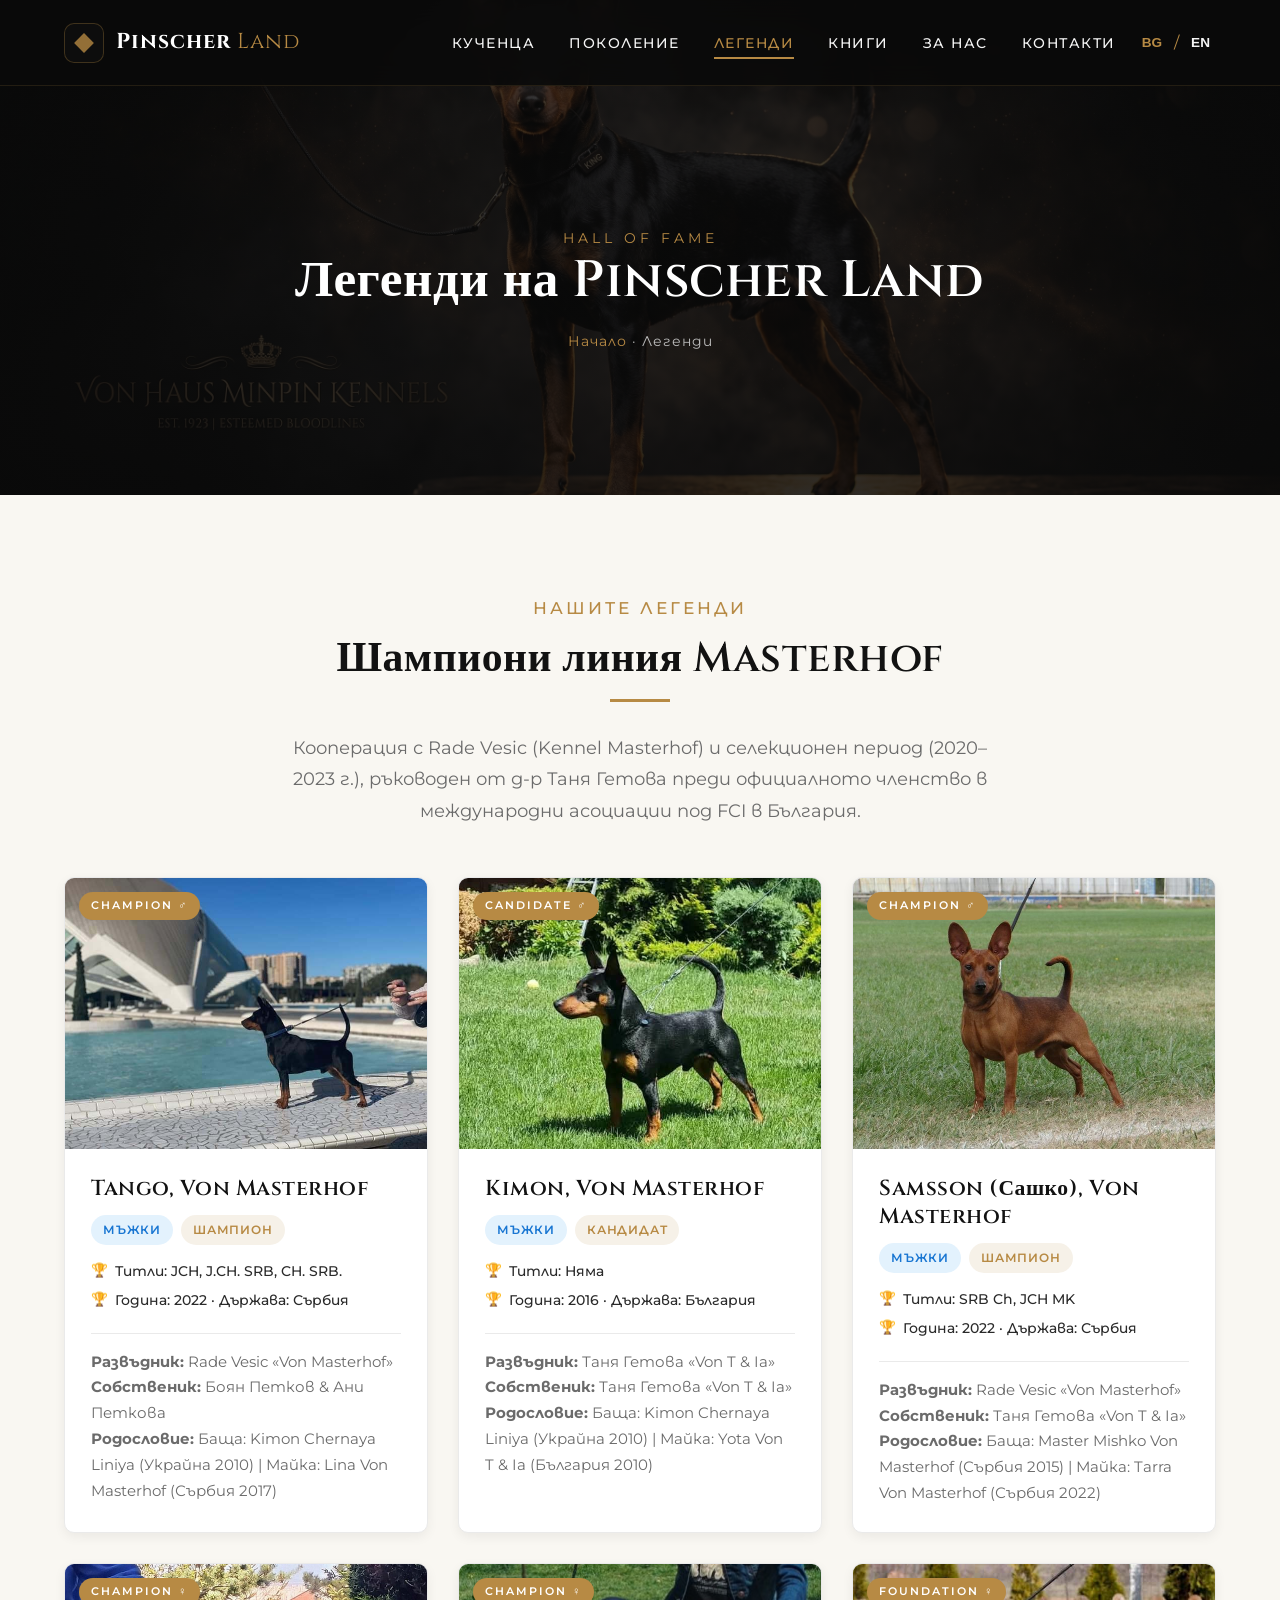
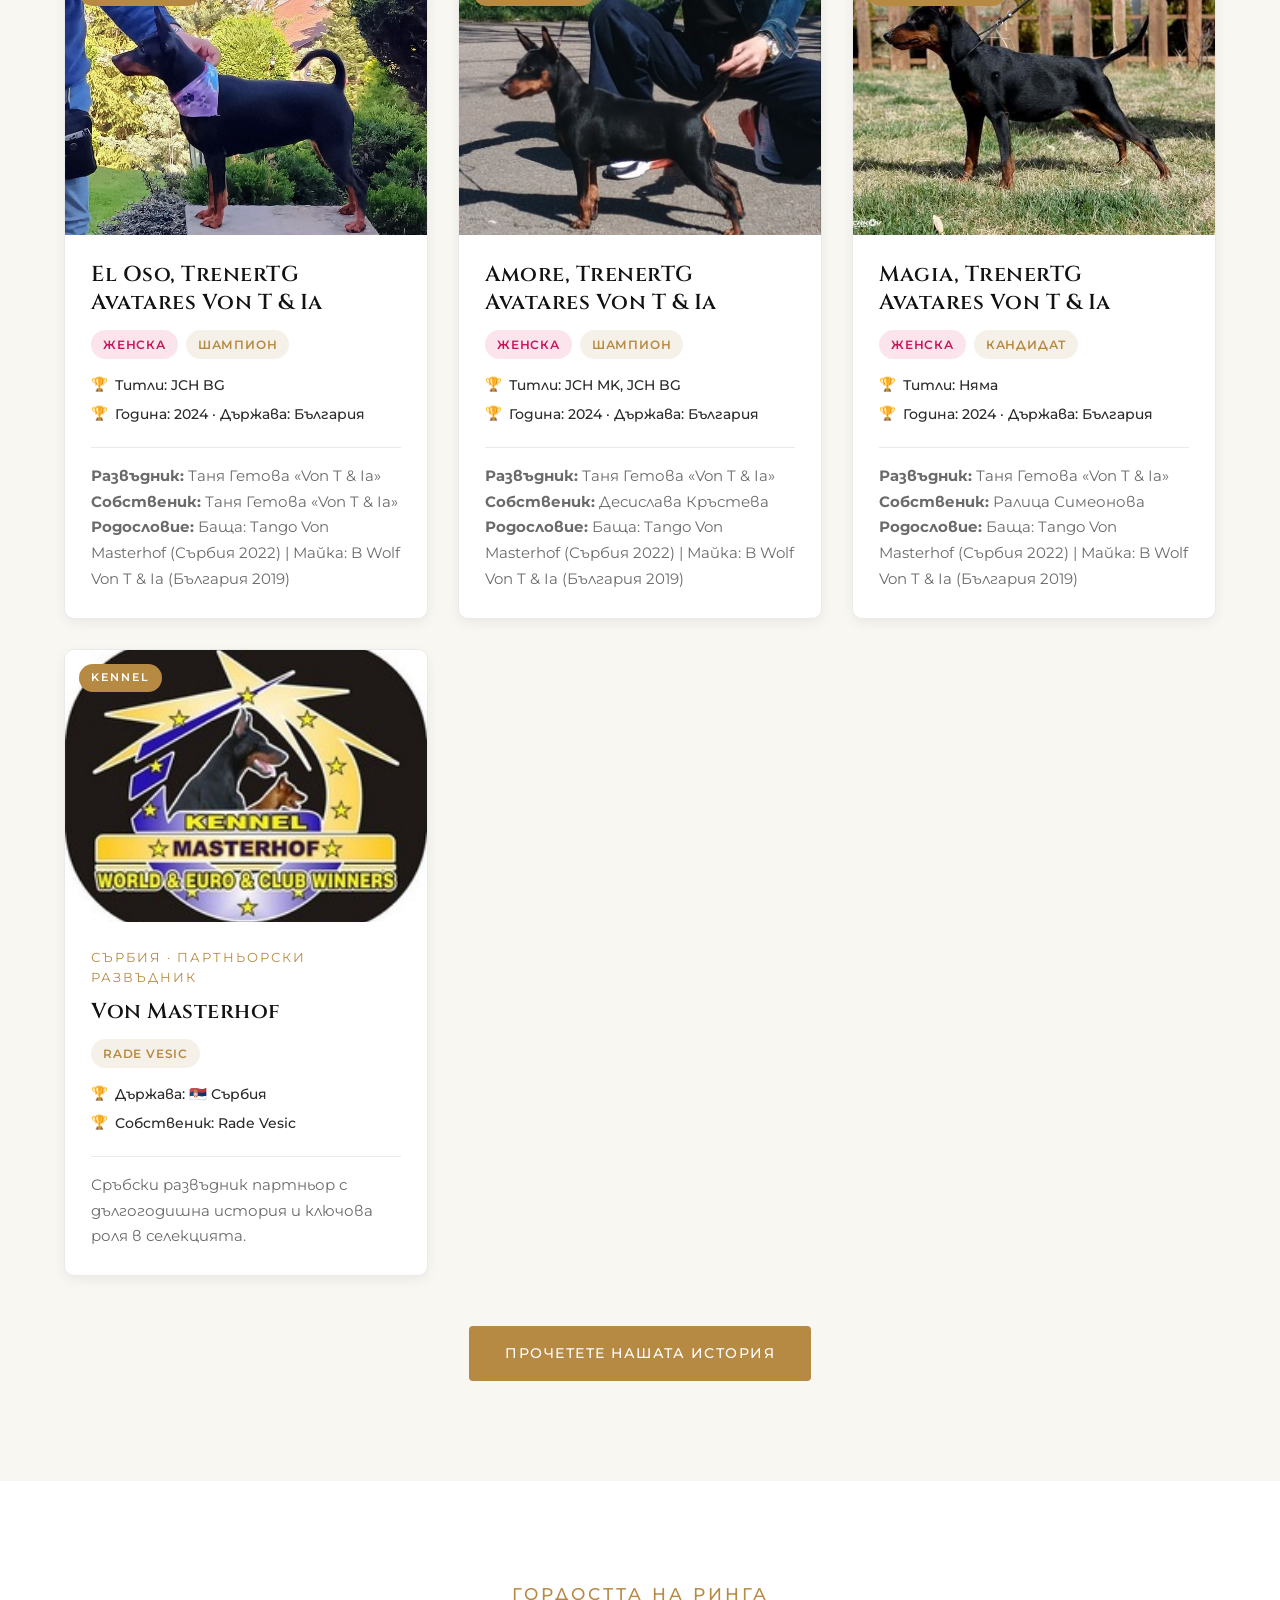
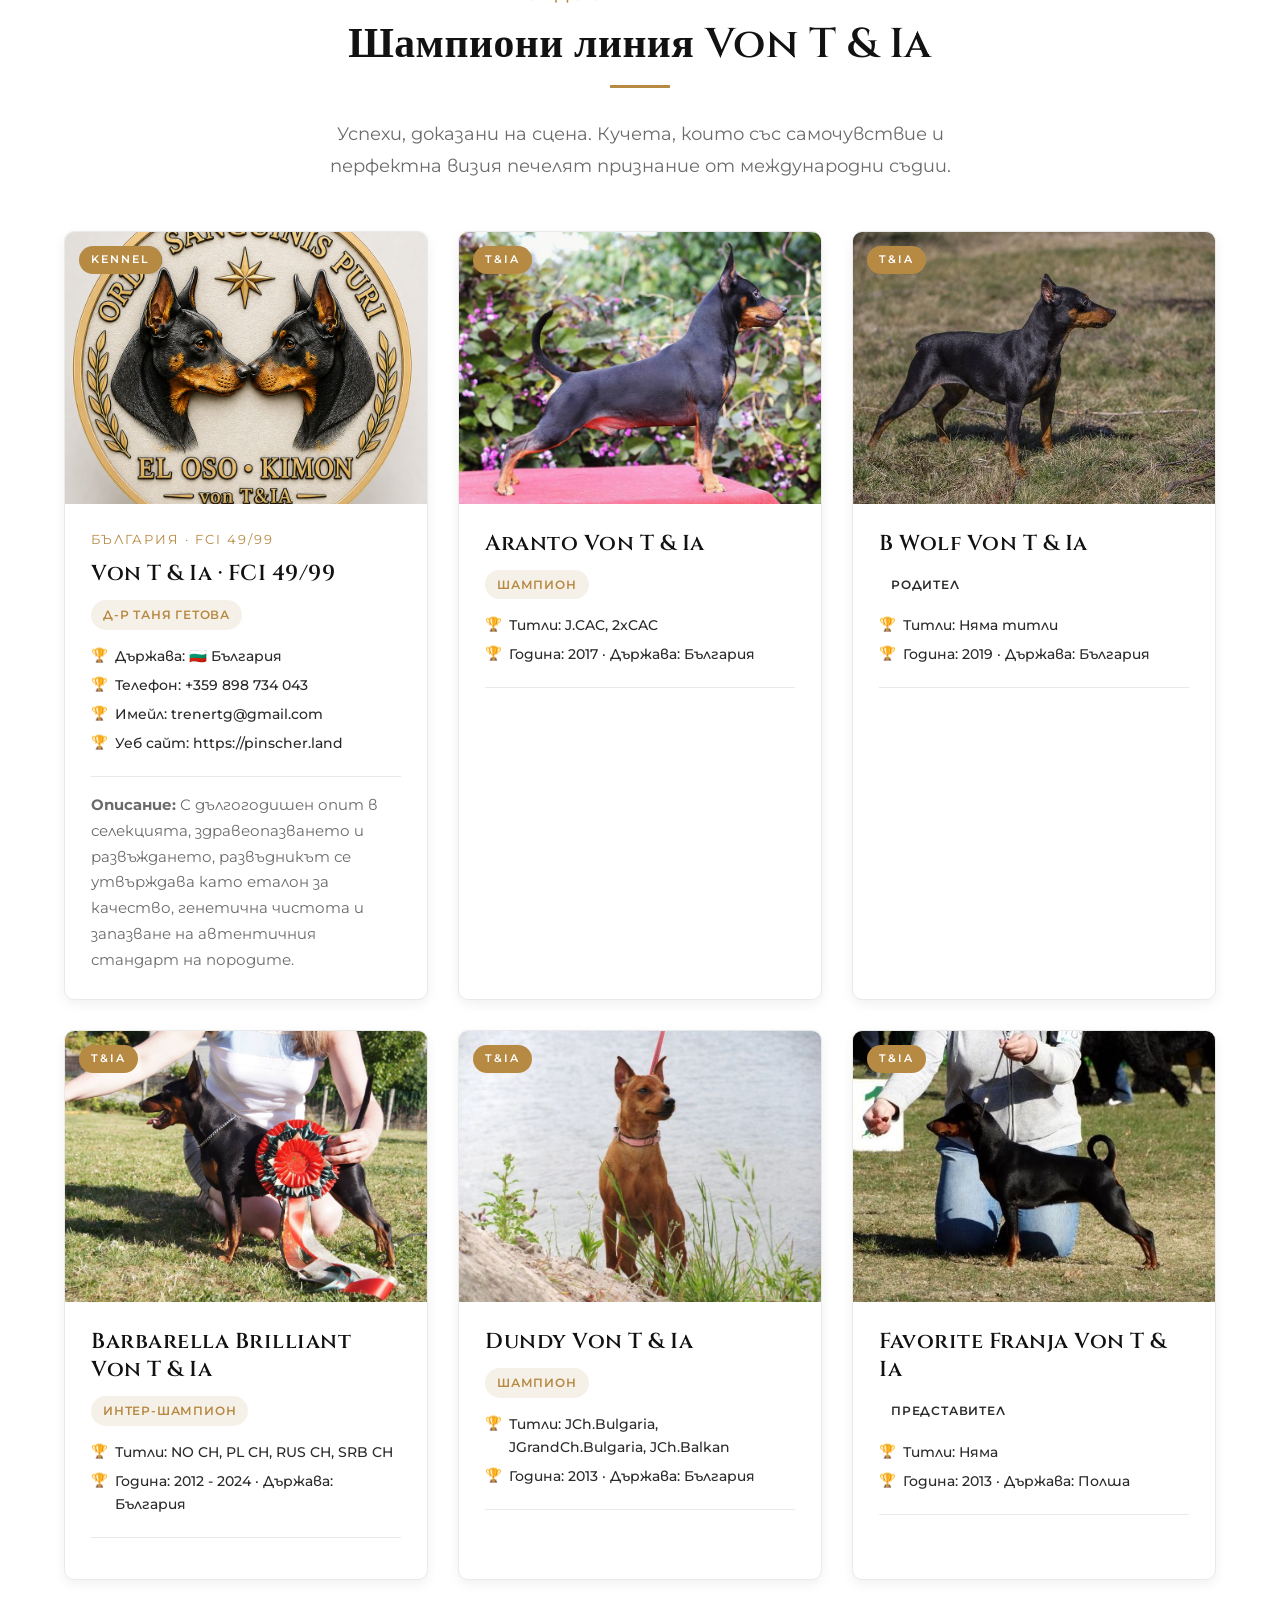
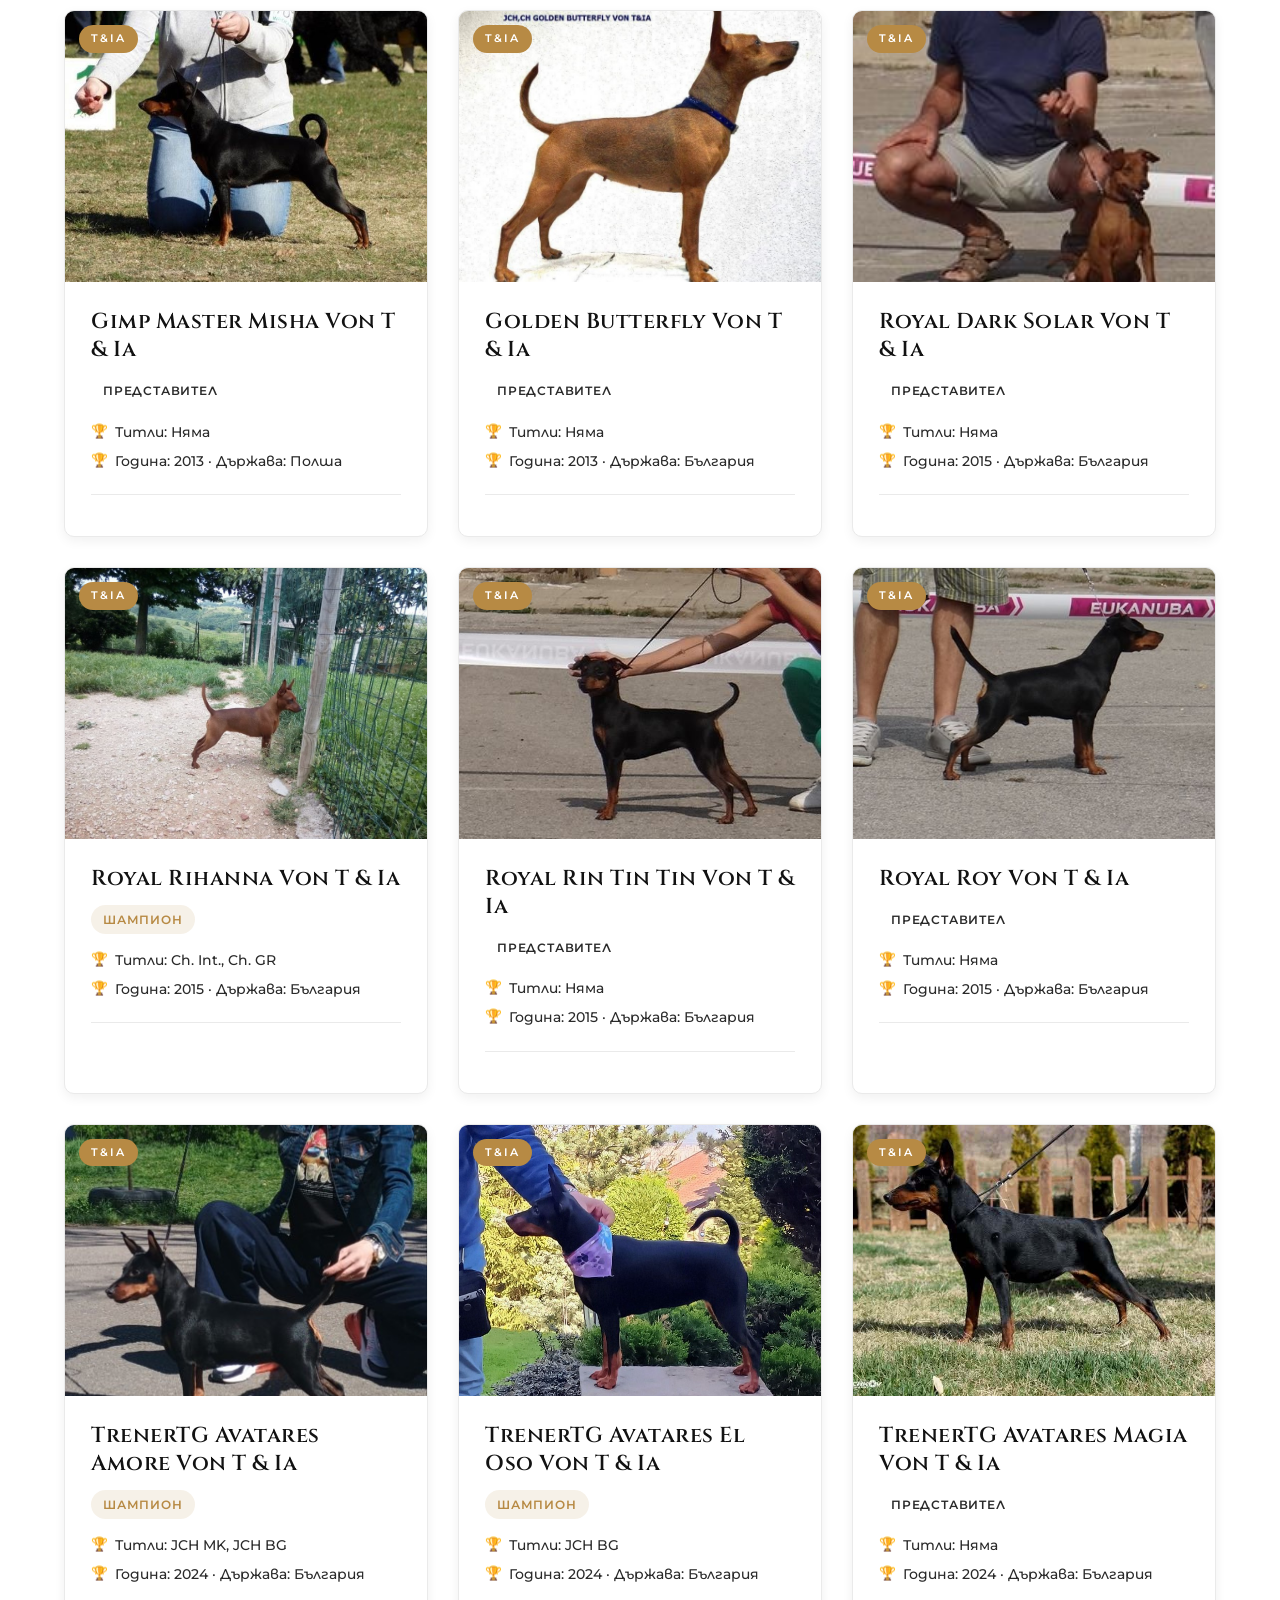
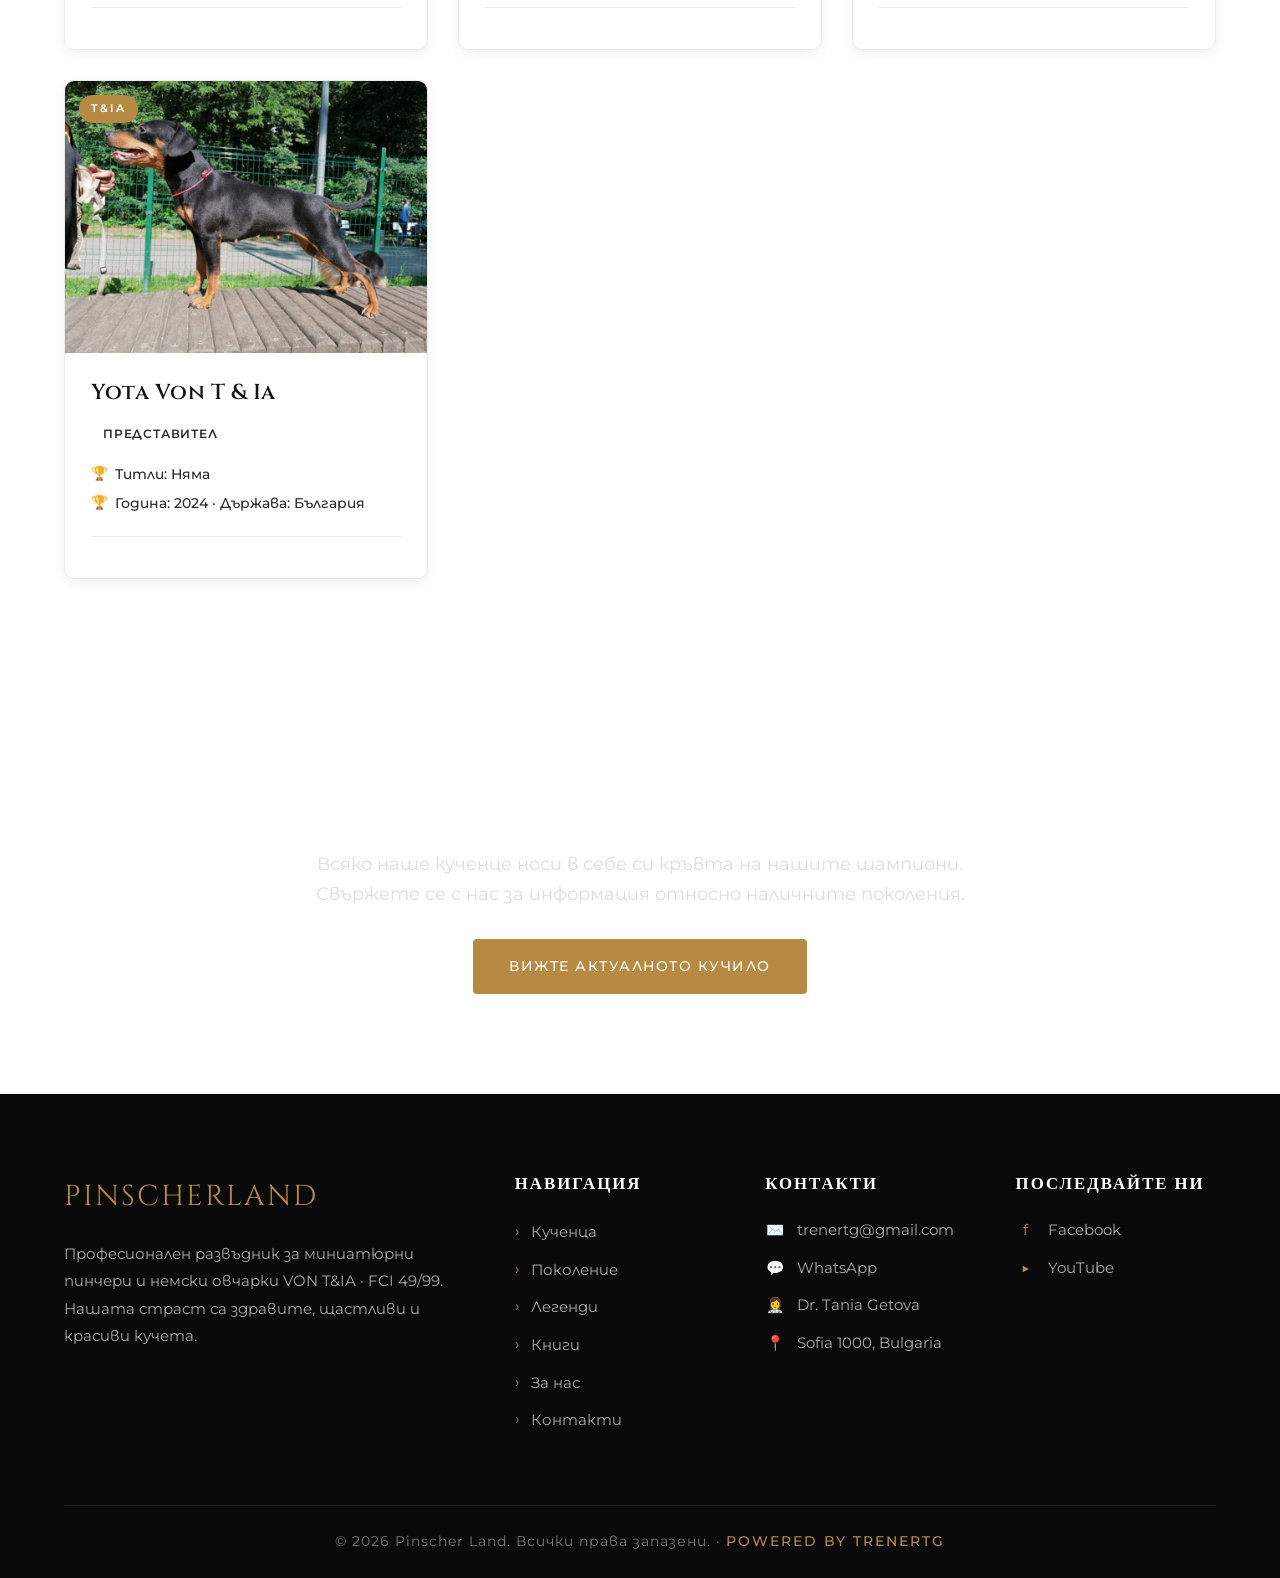
<file: legends.html>
<!DOCTYPE html>
<html lang="bg">
<head>
    <meta charset="UTF-8">
    <meta name="viewport" content="width=device-width, initial-scale=1.0">
    <meta name="description" content="Легенди на Pinscher Land - Шампиони линия Masterhof и Шампиони линия Von T & Ia.">
    <title>Легенди | Pinscher Land</title>
    <link rel="preconnect" href="https://fonts.googleapis.com">
    <link rel="preconnect" href="https://fonts.gstatic.com" crossorigin>
    <link href="https://fonts.googleapis.com/css2?family=Cinzel:wght@400;600;700&family=Montserrat:wght@300;400;500;600;700&display=swap" rel="stylesheet">
    <link rel="icon" href="favicon.svg" type="image/svg+xml">
    <link rel="stylesheet" href="css/style.css">
    <style>
        .lang-switcher { display: flex; align-items: center; gap: 6px; margin-left: 20px; }
.lang-btn { background: none; border: none; color: var(--text-light); cursor: pointer; font-weight: 600; font-size: 0.85rem; padding: 4px 6px; transition: var(--transition); }
.lang-btn.active, .lang-btn:hover { color: var(--primary-color); }
@media (max-width: 768px) {
    .lang-switcher { margin-left: 0; margin-top: 15px; }
}
    </style>
</head>
<body>

<a href="#main-content" class="skip-link">Към съдържанието</a>

<header class="header">
    <div class="container header-container">
        <a href="index.html" class="logo-box">
            <div class="logo-diamond-wrapper">
                <div class="logo-diamond"></div>
            </div>
            <span class="logo-text">
                Pinscher<span>Land</span>
            </span>
        </a>
        <div style="display: flex; align-items: center;">
            <nav class="nav" id="main-nav" aria-label="Основна навигация">
                <ul class="nav-list">
                    <li><a href="puppies.html" class="nav-link" data-i18n="nav_puppies">Кученца</a></li>
                    <li><a href="generations.html" class="nav-link" data-i18n="nav_generations">Поколениe</a></li>
                    <li><a href="legends.html" class="nav-link active" data-i18n="nav_legends">Легенди</a></li>
                    <li><a href="books.html" class="nav-link" data-i18n="nav_books">Книги</a></li>
                    <li><a href="about.html" class="nav-link" data-i18n="nav_about">За нас</a></li>
                    <li><a href="contacts.html" class="nav-link" data-i18n="nav_contacts">Контакти</a></li>
                </ul>
            </nav>
            <div class="lang-switcher">
            <button onclick="setLanguage('bg')" class="lang-btn active">BG</button>
             <span style="color: var(--primary-color);">/</span>
            <button onclick="setLanguage('en')" class="lang-btn">EN</button>
            </div>
            <button type="button" class="mobile-menu-btn" aria-label="Отвори менюто" aria-expanded="false" aria-controls="main-nav"><span></span><span></span><span></span></button>
        </div>
    </div>
</header>

<main id="main-content">

<section class="page-header">
    <div class="container">
        <p data-i18n="hall_fame">Hall of Fame</p>
        <h1 data-i18n="legends_title">Легенди на Pinscher Land</h1>
        <div class="breadcrumbs"><a href="index.html" data-i18n="nav_home">Начало</a> · <span data-i18n="nav_legends">Легенди</span></div>
    </div>
</section>

<!-- Блок 1: Шампиони линия Masterhof -->
<section class="section bg-light">
    <div class="container">
        <div class="text-center fade-up">
            <span class="section-subtitle" data-i18n="masterhof_sub">Нашите легенди</span>
            <h2 class="section-title" data-i18n="masterhof_title">Шампиони линия Masterhof</h2>
            <div class="title-underline center"></div>
            <p class="section-desc max-w-md mx-auto" data-i18n="masterhof_desc">Кооперация с Rade Vesic (Kennel Masterhof) и селекционен период (2020–2023 г.), ръководен от д-р Таня Гетова преди официалното членство в международни асоциации под FCI в България.</p>
        </div>

        <div class="grid fade-up">
            <!-- Tango, Von Masterhof -->
            <article class="card">
                <div class="card-image-wrapper">
                    <span class="card-tag">Champion ♂</span>
                    <img src="images/generations/tango-von-masterhof.jpg" alt="Tango, Von Masterhof" loading="lazy">
                </div>
                <div class="card-content">
                    <h3 class="card-title"><a href="https://mp.dogpedigree.net/en/dog/35001" target="_blank" rel="noopener noreferrer" style="text-decoration: none; color: inherit;">Tango, Von Masterhof</a></h3>
                    <div class="dog-details">
                        <span class="badge badge-male">Мъжки</span>
                        <span class="badge badge-gold">Шампион</span>
                    </div>
                    <ul class="dog-titles">
                        <li>Титли: JCH, J.CH. SRB, CH. SRB.</li>
                        <li>Година: 2022 · Държава: Сърбия</li>
                    </ul>
                    <p class="card-text">
                        <strong>Развъдник:</strong> Rade Vesic «Von Masterhof»<br>
                        <strong>Собственик:</strong> Боян Петков &amp; Ани Петкова<br>
                        <strong>Родословие:</strong> Баща: Kimon Chernaya Liniya (Украйна 2010) | Майка: Lina Von Masterhof (Сърбия 2017)
                    </p>
                </div>
            </article>

            <!-- Kimon, Von Masterhof -->
            <article class="card">
                <div class="card-image-wrapper">
                    <span class="card-tag">Candidate ♂</span>
                    <img src="images/generations/kimon-von-masterhof.jpg" alt="Kimon, Von Masterhof" loading="lazy">
                </div>
                <div class="card-content">
                    <h3 class="card-title"><a href="https://mp.dogpedigree.net/en/dog/42342" target="_blank" rel="noopener noreferrer" style="text-decoration: none; color: inherit;">Kimon, Von Masterhof</a></h3>
                    <div class="dog-details">
                        <span class="badge badge-male">Мъжки</span>
                        <span class="badge badge-gold">Кандидат</span>
                    </div>
                    <ul class="dog-titles">
                        <li>Титли: Няма</li>
                        <li>Година: 2016 · Държава: България</li>
                    </ul>
                    <p class="card-text">
                        <strong>Развъдник:</strong> Таня Гетова «Von T &amp; Ia»<br>
                        <strong>Собственик:</strong> Таня Гетова «Von T &amp; Ia»<br>
                        <strong>Родословие:</strong> Баща: Kimon Chernaya Liniya (Украйна 2010) | Майка: Yota Von T &amp; Ia (България 2010)
                    </p>
                </div>
            </article>

            <!-- Samsson (Сашко), Von Masterhof -->
            <article class="card">
                <div class="card-image-wrapper">
                    <span class="card-tag">Champion ♂</span>
                    <img src="images/generations/samsson-von-masterhof.jpg" alt="Samsson (Сашко), Von Masterhof" loading="lazy">
                </div>
                <div class="card-content">
                    <h3 class="card-title"><a href="https://mp.dogpedigree.net/ru/dog/35007" target="_blank" rel="noopener noreferrer" style="text-decoration: none; color: inherit;">Samsson (Сашко), Von Masterhof</a></h3>
                    <div class="dog-details">
                        <span class="badge badge-male">Мъжки</span>
                        <span class="badge badge-gold">Шампион</span>
                    </div>
                    <ul class="dog-titles">
                        <li>Титли: SRB Ch, JCH MK</li>
                        <li>Година: 2022 · Държава: Сърбия</li>
                    </ul>
                    <p class="card-text">
                        <strong>Развъдник:</strong> Rade Vesic «Von Masterhof»<br>
                        <strong>Собственик:</strong> Таня Гетова «Von T &amp; Ia»<br>
                        <strong>Родословие:</strong> Баща: Master Mishko Von Masterhof (Сърбия 2015) | Майка: Tarra Von Masterhof (Сърбия 2022)
                    </p>
                </div>
            </article>

            <!-- El Oso, TrenerTG Avatares Von T & Ia -->
            <article class="card">
                <div class="card-image-wrapper">
                    <span class="card-tag">Champion ♀</span>
                    <img src="images/generations/trenertg-avatares-el-oso-von-t&ia.jpg" alt="El Oso, TrenerTG Avatares Von T & Ia" loading="lazy">
                </div>
                <div class="card-content">
                    <h3 class="card-title"><a href="https://mp.dogpedigree.net/ru/dog/40929" target="_blank" rel="noopener noreferrer" style="text-decoration: none; color: inherit;">El Oso, TrenerTG Avatares Von T & Ia</a></h3>
                    <div class="dog-details">
                        <span class="badge badge-female">Женска</span>
                        <span class="badge badge-gold">Шампион</span>
                    </div>
                    <ul class="dog-titles">
                        <li>Титли: JCH BG</li>
                        <li>Година: 2024 · Държава: България</li>
                    </ul>
                    <p class="card-text">
                        <strong>Развъдник:</strong> Таня Гетова «Von T &amp; Ia»<br>
                        <strong>Собственик:</strong> Таня Гетова «Von T &amp; Ia»<br>
                        <strong>Родословие:</strong> Баща: Tango Von Masterhof (Сърбия 2022) | Майка: B Wolf Von T &amp; Ia (България 2019)
                    </p>
                </div>
            </article>

            <!-- Amore, TrenerTG Avatares Von T & Ia -->
            <article class="card">
                <div class="card-image-wrapper">
                    <span class="card-tag">Champion ♀</span>
                    <img src="images/generations/trenertg-avatares-amore-von-t&ia.jpg" alt="Amore, TrenerTG Avatares Von T & Ia" loading="lazy">
                </div>
                <div class="card-content">
                    <h3 class="card-title"><a href="https://mp.dogpedigree.net/en/dog/40930" target="_blank" rel="noopener noreferrer" style="text-decoration: none; color: inherit;">Amore, TrenerTG Avatares Von T & Ia</a></h3>
                    <div class="dog-details">
                        <span class="badge badge-female">Женска</span>
                        <span class="badge badge-gold">Шампион</span>
                    </div>
                    <ul class="dog-titles">
                        <li>Титли: JCH MK, JCH BG</li>
                        <li>Година: 2024 · Държава: България</li>
                    </ul>
                    <p class="card-text">
                        <strong>Развъдник:</strong> Таня Гетова «Von T &amp; Ia»<br>
                        <strong>Собственик:</strong> Десислава Кръстева<br>
                        <strong>Родословие:</strong> Баща: Tango Von Masterhof (Сърбия 2022) | Майка: B Wolf Von T &amp; Ia (България 2019)
                    </p>
                </div>
            </article>

            <!-- Magia, TrenerTG Avatares Von T & Ia -->
            <article class="card">
                <div class="card-image-wrapper">
                    <span class="card-tag">Foundation ♀</span>
                    <img src="images/generations/trenertg-avatares-magia-von-t&ia.jpg" alt="Magia, TrenerTG Avatares Von T & Ia" loading="lazy">
                </div>
                <div class="card-content">
                    <h3 class="card-title"><a href="https://mp.dogpedigree.net/en/dog/40062" target="_blank" rel="noopener noreferrer" style="text-decoration: none; color: inherit;">Magia, TrenerTG Avatares Von T & Ia</a></h3>
                    <div class="dog-details">
                        <span class="badge badge-female">Женска</span>
                        <span class="badge badge-gold">Кандидат</span>
                    </div>
                    <ul class="dog-titles">
                        <li>Титли: Няма</li>
                        <li>Година: 2024 · Държава: България</li>
                    </ul>
                    <p class="card-text">
                        <strong>Развъдник:</strong> Таня Гетова «Von T &amp; Ia»<br>
                        <strong>Собственик:</strong> Ралица Симеонова<br>
                        <strong>Родословие:</strong> Баща: Tango Von Masterhof (Сърбия 2022) | Майка: B Wolf Von T &amp; Ia (България 2019)
                    </p>
                </div>
            </article>

            <!-- Von Masterhof Kennel -->
            <article class="card">
                <div class="card-image-wrapper">
                    <span class="card-tag">Kennel</span>
                    <img src="images/von-masterhof.jpg" alt="Von Masterhof" loading="lazy">
                </div>
                <div class="card-content">
                    <div class="card-subtitle">Сърбия · Партньорски развъдник</div>
                    <h3 class="card-title"><a href="https://mp.dogpedigree.net/ru/kennel/514" target="_blank" rel="noopener noreferrer" style="text-decoration: none; color: inherit;">Von Masterhof</a></h3>
                    <div class="dog-details">
                        <span class="badge badge-gold">Rade Vesic</span>
                    </div>
                    <ul class="dog-titles">
                        <li>Държава: 🇷🇸 Сърбия</li>
                        <li>Собственик: Rade Vesic</li>
                    </ul>
                    <p class="card-text">Сръбски развъдник партньор с дългогодишна история и ключова роля в селекцията.</p>
                </div>
            </article>
        </div>

        <div class="text-center" style="margin-top: 50px;">
            <a href="about.html" class="btn btn-primary" data-i18n="btn_read_history">Прочетете нашата история</a>
        </div>
    </div>
</section>

<!-- Блок 2: Шампиони и линия Von T & Ia -->
<section class="section">
    <div class="container">
        <div class="text-center fade-up">
            <span class="section-subtitle" data-i18n="ring_pride">Гордостта на ринга</span>
            <h2 class="section-title" data-i18n="von_tia_title">Шампиони линия Von T & Ia</h2>
            <div class="title-underline center"></div>
            <p class="section-desc max-w-md mx-auto" data-i18n="von_tia_desc">Успехи, доказани на сцена. Кучета, които със самочувствие и перфектна визия печелят признание от международни съдии.</p>
        </div>

        <div class="grid fade-up">
            <!-- Von T & Ia Kennel -->
            <article class="card">
                <div class="card-image-wrapper">
                    <span class="card-tag">Kennel</span>
                    <img src="images/von_t&ia.jpg" alt="Von T & Ia" loading="lazy">
                </div>
                <div class="card-content">
                    <div class="card-subtitle">България · FCI 49/99</div>
                    <h3 class="card-title"><a href="https://mp.dogpedigree.net/en/kennel/930" target="_blank" rel="noopener noreferrer" style="text-decoration: none; color: inherit;">Von T & Ia · FCI 49/99</a></h3>
                    <div class="dog-details">
                        <span class="badge badge-gold">Д-р Таня Гетова</span>
                    </div>
                    <ul class="dog-titles">
                        <li>Държава: 🇧🇬 България</li>
                        <li>Телефон: <a href="tel:+359898734043">+359 898 734 043</a></li>
                        <li>Имейл: <a href="mailto:trenertg@gmail.com">trenertg@gmail.com</a></li>
                        <li>Уеб сайт: <a href="https://pinscher.land" target="_blank" rel="noopener noreferrer">https://pinscher.land</a></li>
                    </ul>
                    <p class="card-text"><strong>Описание:</strong> С дългогодишен опит в селекцията, здравеопазването и развъждането, развъдникът се утвърждава като еталон за качество, генетична чистота и запазване на автентичния стандарт на породите.</p>
                </div>
            </article>

            <!-- Aranto Von T & Ia -->
            <article class="card">
                <div class="card-image-wrapper">
                    <span class="card-tag">T&amp;IA</span>
                    <img src="images/t&ia/aranto-von-t&ia.jpg" alt="Aranto Von T & Ia" loading="lazy">
                </div>
                <div class="card-content">
                    <h3 class="card-title"><a href="https://mp.dogpedigree.net/en/dog/24347" target="_blank" rel="noopener noreferrer" style="text-decoration: none; color: inherit;">Aranto Von T & Ia</a></h3>
                    <div class="dog-details"><span class="badge badge-gold">Шампион</span></div>
                    <ul class="dog-titles">
                        <li>Титли: J.CAC, 2xCAC</li>
                        <li>Година: 2017 · Държава: България</li>
                    </ul>
                </div>
            </article>

            <!-- B Wolf Von T & Ia -->
            <article class="card">
                <div class="card-image-wrapper">
                    <span class="card-tag">T&amp;IA</span>
                    <img src="images/t&ia/b-wolf-von-t&ia.jpg" alt="B Wolf Von T & Ia" loading="lazy">
                </div>
                <div class="card-content">
                    <h3 class="card-title"><a href="https://mp.dogpedigree.net/en/dog/37051" target="_blank" rel="noopener noreferrer" style="text-decoration: none; color: inherit;">B Wolf Von T & Ia</a></h3>
                    <div class="dog-details"><span class="badge">Родител</span></div>
                    <ul class="dog-titles">
                        <li>Титли: Няма титли</li>
                        <li>Година: 2019 · Държава: България</li>
                    </ul>
                </div>
            </article>

            <!-- Barbarella Brilliant Von T & Ia -->
            <article class="card">
                <div class="card-image-wrapper">
                    <span class="card-tag">T&amp;IA</span>
                    <img src="images/t&ia/barbarella-brilliant-von-t&ia.jpg" alt="Barbarella Brilliant" loading="lazy">
                </div>
                <div class="card-content">
                    <h3 class="card-title"><a href="https://mp.dogpedigree.net/en/dog/13332" target="_blank" rel="noopener noreferrer" style="text-decoration: none; color: inherit;">Barbarella Brilliant Von T & Ia</a></h3>
                    <div class="dog-details"><span class="badge badge-gold">Интер-Шампион</span></div>
                    <ul class="dog-titles">
                        <li>Титли: NO CH, PL CH, RUS CH, SRB CH</li>
                        <li>Година: 2012 - 2024 · Държава: България</li>
                    </ul>
                </div>
            </article>

            <!-- Dundy Von T & Ia -->
            <article class="card">
                <div class="card-image-wrapper">
                    <span class="card-tag">T&amp;IA</span>
                    <img src="images/t&ia/dundy-von-t&ia.jpg" alt="Dundy Von T & Ia" loading="lazy">
                </div>
                <div class="card-content">
                    <h3 class="card-title"><a href="https://mp.dogpedigree.net/en/dog/17904" target="_blank" rel="noopener noreferrer" style="text-decoration: none; color: inherit;">Dundy Von T & Ia</a></h3>
                    <div class="dog-details"><span class="badge badge-gold">Шампион</span></div>
                    <ul class="dog-titles">
                        <li>Титли: JCh.Bulgaria, JGrandCh.Bulgaria, JCh.Balkan</li>
                        <li>Година: 2013 · Държава: България</li>
                    </ul>
                </div>
            </article>

            <!-- Favorite Franja Von T & Ia -->
            <article class="card">
                <div class="card-image-wrapper">
                    <span class="card-tag">T&amp;IA</span>
                    <img src="images/t&ia/favorite-franja-von-t&ia.jpg" alt="Favorite Franja" loading="lazy">
                </div>
                <div class="card-content">
                    <h3 class="card-title"><a href="https://mp.dogpedigree.net/en/dog/25081" target="_blank" rel="noopener noreferrer" style="text-decoration: none; color: inherit;">Favorite Franja Von T & Ia</a></h3>
                    <div class="dog-details"><span class="badge">Представител</span></div>
                    <ul class="dog-titles">
                        <li>Титли: Няма</li>
                        <li>Година: 2013 · Държава: Полша</li>
                    </ul>
                </div>
            </article>

            <!-- Gimp Master Misha Von T & Ia -->
            <article class="card">
                <div class="card-image-wrapper">
                    <span class="card-tag">T&amp;IA</span>
                    <img src="images/t&ia/gimp-master-misha-von-t&ia.jpg" alt="Gimp Master Misha" loading="lazy">
                </div>
                <div class="card-content">
                    <h3 class="card-title"><a href="https://mp.dogpedigree.net/en/dog/13331" target="_blank" rel="noopener noreferrer" style="text-decoration: none; color: inherit;">Gimp Master Misha Von T & Ia</a></h3>
                    <div class="dog-details"><span class="badge">Представител</span></div>
                    <ul class="dog-titles">
                        <li>Титли: Няма</li>
                        <li>Година: 2013 · Държава: Полша</li>
                    </ul>
                </div>
            </article>

            <!-- Golden Butterfly Von T & Ia -->
            <article class="card">
                <div class="card-image-wrapper">
                    <span class="card-tag">T&amp;IA</span>
                    <img src="images/t&ia/golden-butterfly-von-t&ia.jpg" alt="Golden Butterfly" loading="lazy">
                </div>
                <div class="card-content">
                    <h3 class="card-title"><a href="https://mp.dogpedigree.net/en/dog/17330" target="_blank" rel="noopener noreferrer" style="text-decoration: none; color: inherit;">Golden Butterfly Von T & Ia</a></h3>
                    <div class="dog-details"><span class="badge">Представител</span></div>
                    <ul class="dog-titles">
                        <li>Титли: Няма</li>
                        <li>Година: 2013 · Държава: България</li>
                    </ul>
                </div>
            </article>

            <!-- Royal Dark Solar Von T & Ia -->
            <article class="card">
                <div class="card-image-wrapper">
                    <span class="card-tag">T&amp;IA</span>
                    <img src="images/t&ia/royal-dark-solar-von-t&ia.jpg" alt="Royal Dark Solar" loading="lazy">
                </div>
                <div class="card-content">
                    <h3 class="card-title"><a href="https://mp.dogpedigree.net/en/dog/17334" target="_blank" rel="noopener noreferrer" style="text-decoration: none; color: inherit;">Royal Dark Solar Von T & Ia</a></h3>
                    <div class="dog-details"><span class="badge">Представител</span></div>
                    <ul class="dog-titles">
                        <li>Титли: Няма</li>
                        <li>Година: 2015 · Държава: България</li>
                    </ul>
                </div>
            </article>

            <!-- Royal Rihanna Von T & Ia -->
            <article class="card">
                <div class="card-image-wrapper">
                    <span class="card-tag">T&amp;IA</span>
                    <img src="images/t&ia/royal-rihanna-von-t&ia.jpg" alt="Royal Rihanna" loading="lazy">
                </div>
                <div class="card-content">
                    <h3 class="card-title"><a href="https://mp.dogpedigree.net/en/dog/17331" target="_blank" rel="noopener noreferrer" style="text-decoration: none; color: inherit;">Royal Rihanna Von T & Ia</a></h3>
                    <div class="dog-details"><span class="badge badge-gold">Шампион</span></div>
                    <ul class="dog-titles">
                        <li>Титли: Ch. Int., Ch. GR</li>
                        <li>Година: 2015 · Държава: България</li>
                    </ul>
                </div>
            </article>

            <!-- Royal Rin Tin Tin Von T & Ia -->
            <article class="card">
                <div class="card-image-wrapper">
                    <span class="card-tag">T&amp;IA</span>
                    <img src="images/t&ia/royal-rin-tin-tin-von-t&ia.jpg" alt="Royal Rin Tin Tin" loading="lazy">
                </div>
                <div class="card-content">
                    <h3 class="card-title"><a href="https://mp.dogpedigree.net/en/dog/17332" target="_blank" rel="noopener noreferrer" style="text-decoration: none; color: inherit;">Royal Rin Tin Tin Von T & Ia</a></h3>
                    <div class="dog-details"><span class="badge">Представител</span></div>
                    <ul class="dog-titles">
                        <li>Титли: Няма</li>
                        <li>Година: 2015 · Държава: България</li>
                    </ul>
                </div>
            </article>

            <!-- Royal Roy Von T & Ia -->
            <article class="card">
                <div class="card-image-wrapper">
                    <span class="card-tag">T&amp;IA</span>
                    <img src="images/t&ia/royal-roy-von-t&ia.jpg" alt="Royal Roy" loading="lazy">
                </div>
                <div class="card-content">
                    <h3 class="card-title"><a href="https://mp.dogpedigree.net/en/dog/17333" target="_blank" rel="noopener noreferrer" style="text-decoration: none; color: inherit;">Royal Roy Von T & Ia</a></h3>
                    <div class="dog-details"><span class="badge">Представител</span></div>
                    <ul class="dog-titles">
                        <li>Титли: Няма</li>
                        <li>Година: 2015 · Държава: България</li>
                    </ul>
                </div>
            </article>

            <!-- TrenerTG Avatares Amore Von T & Ia -->
            <article class="card">
                <div class="card-image-wrapper">
                    <span class="card-tag">T&amp;IA</span>
                    <img src="images/t&ia/trenertg-avatares-amore-von-t&ia.jpg" alt="Amore" loading="lazy">
                </div>
                <div class="card-content">
                    <h3 class="card-title"><a href="https://mp.dogpedigree.net/en/dog/40930" target="_blank" rel="noopener noreferrer" style="text-decoration: none; color: inherit;">TrenerTG Avatares Amore Von T & Ia</a></h3>
                    <div class="dog-details"><span class="badge badge-gold">Шампион</span></div>
                    <ul class="dog-titles">
                        <li>Титли: JCH MK, JCH BG</li>
                        <li>Година: 2024 · Държава: България</li>
                    </ul>
                </div>
            </article>

            <!-- TrenerTG Avatares El Oso Von T & Ia -->
            <article class="card">
                <div class="card-image-wrapper">
                    <span class="card-tag">T&amp;IA</span>
                    <img src="images/t&ia/trenertg-avatares-el-oso-von-t&ia.jpg" alt="El Oso" loading="lazy">
                </div>
                <div class="card-content">
                    <h3 class="card-title"><a href="https://mp.dogpedigree.net/en/dog/40929" target="_blank" rel="noopener noreferrer" style="text-decoration: none; color: inherit;">TrenerTG Avatares El Oso Von T & Ia</a></h3>
                    <div class="dog-details"><span class="badge badge-gold">Шампион</span></div>
                    <ul class="dog-titles">
                        <li>Титли: JCH BG</li>
                        <li>Година: 2024 · Държава: България</li>
                    </ul>
                </div>
            </article>

            <!-- TrenerTG Avatares Magia Von T & Ia -->
            <article class="card">
                <div class="card-image-wrapper">
                    <span class="card-tag">T&amp;IA</span>
                    <img src="images/t&ia/trenertg-avatares-magia-von-t&ia.jpg" alt="Magia" loading="lazy">
                </div>
                <div class="card-content">
                    <h3 class="card-title"><a href="https://mp.dogpedigree.net/en/dog/40062" target="_blank" rel="noopener noreferrer" style="text-decoration: none; color: inherit;">TrenerTG Avatares Magia Von T & Ia</a></h3>
                    <div class="dog-details"><span class="badge">Представител</span></div>
                    <ul class="dog-titles">
                        <li>Титли: Няма</li>
                        <li>Година: 2024 · Държава: България</li>
                    </ul>
                </div>
            </article>

            <!-- Yota Von T & Ia -->
            <article class="card">
                <div class="card-image-wrapper">
                    <span class="card-tag">T&amp;IA</span>
                    <img src="images/t&ia/yota-von-t&ia.jpg" alt="Yota" loading="lazy">
                </div>
                <div class="card-content">
                    <h3 class="card-title"><a href="https://mp.dogpedigree.net/en/dog/23866" target="_blank" rel="noopener noreferrer" style="text-decoration: none; color: inherit;">Yota Von T & Ia</a></h3>
                    <div class="dog-details"><span class="badge">Представител</span></div>
                    <ul class="dog-titles">
                        <li>Титли: Няма</li>
                        <li>Година: 2024 · Държава: България</li>
                    </ul>
                </div>
            </article>
        </div>
    </div>
</section>

<!-- Блок 3: Актуално кучило (CTA) -->
<section class="cta">
    <div class="container fade-up">
        <h2 data-i18n="cta_legends_title">Искате куче с родословие, генетика и здраве?</h2>
        <p data-i18n="cta_legends_desc">Всяко наше кученце носи в себе си кръвта на нашите шампиони. Свържете се с нас за информация относно наличните поколения.</p>
        <a href="puppies.html" class="btn btn-primary" data-i18n="btn_view_litters">Вижте актуалното кучило</a>
    </div>
</section>

</main>

<footer class="footer">
    <div class="container">
        <div class="footer-grid">
            <div class="footer-info">
                <a href="index.html" class="footer-logo">Pinscher<span>Land</span></a>
                <p>Професионален развъдник за миниатюрни пинчери и немски овчарки VON T&amp;IA · FCI 49/99. Нашата страст са здравите, щастливи и красиви кучета.</p>
            </div>
            <div>
                <h4>Навигация</h4>
                <ul class="footer-links">
                    <li><a href="puppies.html" data-i18n="nav_puppies">Кученца</a></li>
                    <li><a href="generations.html" data-i18n="nav_generations">Поколениe</a></li>
                    <li><a href="legends.html" data-i18n="nav_legends">Легенди</a></li>
                    <li><a href="books.html" data-i18n="nav_books">Книги</a></li>
                    <li><a href="about.html" data-i18n="nav_about">За нас</a></li>
                    <li><a href="contacts.html" data-i18n="nav_contacts">Контакти</a></li>
                </ul>
            </div>
            <div>
                <h4>Контакти</h4>
                <ul class="contact-list">
                    <li><span class="ico">✉️</span><a href="mailto:trenertg@gmail.com">trenertg@gmail.com</a></li>
                    <li><span class="ico">💬</span><a href="https://wa.me/359898734043" target="_blank" rel="noopener noreferrer">WhatsApp</a></li>
                    <li><span class="ico">👩‍⚕️</span><a href="https://www.facebook.com/tania.getova" target="_blank" rel="noopener noreferrer">Dr. Tania Getova</a></li>
                    <li><span class="ico">📍</span><span>Sofia 1000, Bulgaria</span></li>
                </ul>
            </div>
            <div>
                <h4>Последвайте ни</h4>
                <ul class="contact-list">
                    <li><span class="ico">f</span><a href="https://www.facebook.com/trenertg" target="_blank" rel="noopener noreferrer">Facebook</a></li>
                    <li><span class="ico">▶</span><a href="https://www.youtube.com/@trenertg" target="_blank" rel="noopener noreferrer">YouTube</a></li>
                </ul>
            </div>
        </div>
        <div class="footer-bottom">© 2026 Pinscher Land. Всички права запазени. · <a href="https://trenertg.narod.ru/" target="_blank" rel="noopener noreferrer">POWERED BY TRENERTG</a></div>
    </div>
</footer>

<script src="js/main.js"></script>
<script>
    const translations = {
        bg: {
            nav_puppies: "Кученца",
            nav_generations: "Поколениe",
            nav_legends: "Легенди",
            nav_books: "Книги",
            nav_about: "За нас",
            nav_contacts: "Контакти",
            nav_home: "Начало",
            hall_fame: "Hall of Fame",
            legends_title: "Легенди на Pinscher Land",
            masterhof_sub: "Нашите легенди",
            masterhof_title: "Шампиони линия Masterhof",
            masterhof_desc: "Кооперация с Rade Vesic (Kennel Masterhof) и селекционен период (2020–2023 г.), ръководен от д-р Таня Гетова преди официалното членство в международни асоциации под FCI в България.",
            btn_read_history: "Прочетете нашата история",
            ring_pride: "Гордостта на ринга",
            von_tia_title: "Шампиони линия Von T & Ia",
            von_tia_desc: "Успехи, доказани на сцена. Кучета, които със самочувствие и перфектна визия печелят признание от международни съдии.",
            cta_legends_title: "Искате куче с родословие, генетика и здраве?",
            cta_legends_desc: "Всяко наше кученце носи в себе си кръвта на нашите шампиони. Свържете се с нас за информация относно наличните поколения.",
            btn_view_litters: "Вижте актуалното кучило"
        },
        en: {
            nav_puppies: "Puppies",
            nav_generations: "Generations",
            nav_legends: "Legends",
            nav_books: "Books",
            nav_about: "About Us",
            nav_contacts: "Contacts",
            nav_home: "Home",
            hall_fame: "Hall of Fame",
            legends_title: "Legends of Pinscher Land",
            masterhof_sub: "Our Legends",
            masterhof_title: "Masterhof Line Champions",
            masterhof_desc: "Cooperation with Rade Vesic (Kennel Masterhof) and selection period (2020–2023), led by Dr. Tanya Getova prior to official membership in international FCI associations in Bulgaria.",
            btn_read_history: "Read Our History",
            ring_pride: "Pride of the Ring",
            von_tia_title: "Von T & Ia Line Champions",
            von_tia_desc: "Success proven on stage. Dogs that win recognition from international judges with confidence and a perfect vision.",
            cta_legends_title: "Want a dog with pedigree, genetics, and health?",
            cta_legends_desc: "Every puppy of ours carries the blood of our champions. Contact us for information regarding available generations.",
            btn_view_litters: "View Current Litter"
        }
    };

    function setLanguage(lang) {
        localStorage.setItem('preferred_lang', lang);
        document.querySelectorAll('[data-i18n]').forEach(el => {
            const key = el.getAttribute('data-i18n');
            if (translations[lang] && translations[lang][key]) {
                el.innerHTML = translations[lang][key];
            }
        });
        document.querySelectorAll('.lang-btn').forEach(btn => {
            btn.classList.toggle('active', btn.textContent.toLowerCase() === lang);
        });
    }

    document.addEventListener('DOMContentLoaded', () => {
        const savedLang = localStorage.getItem('preferred_lang') || 'bg';
        setLanguage(savedLang);
    });
</script>
</body>
</html>
</file>
<file: css/style.css>
/* ==========================================================================
   Pinscher Land — Global Stylesheet
   Refined premium design system: Gold/Bronze + Deep Dark + Editorial Serif
   ========================================================================== */

/* ---------- CSS Variables ---------- */
:root {
    --primary-color: #b78a44;
    --primary-hover: #9c7538;
    --primary-soft: rgba(183, 138, 68, 0.12);
    --dark-bg: #121212;
    --darker-bg: #0a0a0a;
    --light-bg: #f9f7f2;
    --cream-bg: #f5f1e8;
    --text-main: #2a2a2a;
    --text-muted: #6b6b6b;
    --text-light: #f5f5f5;
    --border-soft: #eaeaea;
    --font-heading: 'Cinzel', serif;
    --font-body: 'Montserrat', sans-serif;
    --transition: all 0.3s ease;
    --shadow-sm: 0 4px 12px rgba(0,0,0,0.06);
    --shadow-md: 0 10px 30px rgba(0,0,0,0.10);
    --shadow-lg: 0 20px 50px rgba(0,0,0,0.15);
}

/* ---------- Reset & Base ---------- */
* { margin: 0; padding: 0; box-sizing: border-box; }
html { scroll-behavior: smooth; }
body {
    font-family: var(--font-body);
    color: var(--text-main);
    line-height: 1.6;
    background-color: #ffffff;
    overflow-x: hidden;
}
img { max-width: 100%; height: auto; display: block; }
a { text-decoration: none; color: inherit; }
ul { list-style: none; }

.container { width: 90%; max-width: 1200px; margin: 0 auto; }
.section { padding: 100px 0; }
.bg-light { background-color: var(--light-bg); }
.bg-dark { background-color: var(--dark-bg); color: var(--text-light); }
.bg-cream { background-color: var(--cream-bg); }

/* ---------- Typography ---------- */
h1, h2, h3, h4, h5, h6 {
    font-family: var(--font-heading);
    font-weight: 600;
    line-height: 1.2;
    letter-spacing: 0.5px;
}

.section-title {
    font-size: 2.6rem;
    margin-bottom: 15px;
    color: var(--dark-bg);
}
.bg-dark .section-title { color: #fff; }

.section-subtitle {
    font-family: var(--font-body);
    font-size: 1.05rem;
    color: var(--primary-color);
    text-transform: uppercase;
    letter-spacing: 3px;
    font-weight: 500;
    margin-bottom: 12px;
    display: block;
}

.title-underline {
    width: 60px;
    height: 3px;
    background-color: var(--primary-color);
    margin-bottom: 30px;
}
.title-underline.center { margin: 0 auto 30px auto; }

.text-center { text-align: center; }

.section-desc {
    color: var(--text-muted);
    font-size: 1.1rem;
    margin-bottom: 50px;
    line-height: 1.8;
}

.max-w-md { max-width: 720px; }
.mx-auto { margin-left: auto; margin-right: auto; }

/* ---------- Buttons ---------- */
.btn {
    display: inline-block;
    padding: 14px 34px;
    font-family: var(--font-body);
    font-weight: 500;
    text-transform: uppercase;
    letter-spacing: 1.5px;
    font-size: 0.9rem;
    border-radius: 4px;
    transition: var(--transition);
    cursor: pointer;
    border: 2px solid transparent;
}
.btn-primary {
    background-color: var(--primary-color);
    color: #ffffff;
    border-color: var(--primary-color);
}
.btn-primary:hover {
    background-color: var(--primary-hover);
    border-color: var(--primary-hover);
    transform: translateY(-3px);
    box-shadow: 0 8px 20px rgba(183,138,68,0.35);
}
.btn-secondary {
    background-color: transparent;
    color: var(--primary-color);
    border-color: var(--primary-color);
}
.btn-secondary:hover {
    background-color: var(--primary-color);
    color: #ffffff;
    transform: translateY(-3px);
}
.btn-outline-light {
    background-color: transparent;
    color: #fff;
    border-color: #fff;
}
.btn-outline-light:hover {
    background-color: #fff;
    color: var(--dark-bg);
}

/* ---------- Header ---------- */
.header {
    background-color: rgba(10, 10, 10, 0.85);
    position: fixed;
    top: 0; left: 0; width: 100%;
    z-index: 1000;
    backdrop-filter: blur(14px);
    -webkit-backdrop-filter: blur(14px);
    border-bottom: 1px solid rgba(183,138,68,0.15);
    transition: var(--transition);
}
.header.scrolled { background-color: rgba(10,10,10,0.95); }

.header-container {
    display: flex;
    justify-content: space-between;
    align-items: center;
    height: 85px;
}

.logo {
    font-family: var(--font-heading);
    font-size: 1.6rem;
    font-weight: 700;
    color: var(--primary-color);
    letter-spacing: 2px;
    text-transform: uppercase;
}
.logo span { color: #fff; font-weight: 400; }

.nav-list {
    display: flex;
    gap: 34px;
    align-items: center;
}
.nav-link {
    color: var(--text-light);
    font-size: 0.85rem;
    font-weight: 500;
    text-transform: uppercase;
    letter-spacing: 1.5px;
    transition: var(--transition);
    position: relative;
    padding: 8px 0;
}
.nav-link::after {
    content: '';
    position: absolute;
    bottom: 0; left: 0;
    width: 0; height: 2px;
    background-color: var(--primary-color);
    transition: var(--transition);
}
.nav-link:hover, .nav-link.active { color: var(--primary-color); }
.nav-link:hover::after, .nav-link.active::after { width: 100%; }

.mobile-menu-btn {
    display: none;
    flex-direction: column;
    gap: 5px;
    cursor: pointer;
    padding: 8px;
    z-index: 1001;
    background: none;
    border: none;
}
.mobile-menu-btn span {
    width: 26px;
    height: 2px;
    background-color: var(--text-light);
    transition: var(--transition);
    display: block;
}
.mobile-menu-btn.active span:nth-child(1) { transform: translateY(7px) rotate(45deg); background: var(--primary-color); }
.mobile-menu-btn.active span:nth-child(2) { opacity: 0; }
.mobile-menu-btn.active span:nth-child(3) { transform: translateY(-7px) rotate(-45deg); background: var(--primary-color); }

/* ---------- Hero (Home) ---------- */
.hero {
    height: 100vh;
    min-height: 640px;
    background-color: var(--dark-bg);
    background-image: linear-gradient(rgba(0,0,0,0.55), rgba(0,0,0,0.75)), url('../images/hero-bg.jpg');
    background-size: cover;
    background-position: center;
    background-attachment: fixed;
    position: relative;
    display: flex;
    align-items: center;
    justify-content: center;
    text-align: center;
    color: #fff;
}
.hero::after {
    content: '';
    position: absolute;
    inset: 0;
    background: radial-gradient(ellipse at center, transparent 40%, rgba(0,0,0,0.6) 100%);
    pointer-events: none;
}
.hero-content { position: relative; z-index: 2; max-width: 900px; padding: 0 20px; }
.hero-tag {
    display: inline-block;
    color: var(--primary-color);
    letter-spacing: 6px;
    font-size: 0.85rem;
    text-transform: uppercase;
    margin-bottom: 24px;
    padding: 8px 22px;
    border: 1px solid rgba(183,138,68,0.5);
    border-radius: 40px;
}
.hero-title {
    font-size: 4.2rem;
    color: #ffffff;
    margin-bottom: 22px;
    line-height: 1.1;
    text-shadow: 2px 2px 8px rgba(0,0,0,0.6);
}
.hero-title span { color: var(--primary-color); font-style: italic; }
.hero-subtitle {
    font-size: 1.15rem;
    color: #e6e6e6;
    margin-bottom: 30px;
    font-weight: 300;
    max-width: 680px;
    margin-left: auto;
    margin-right: auto;
    line-height: 1.7;
}
.hero-credit {
    margin: 32px 0 40px;
    padding-top: 24px;
    border-top: 1px solid rgba(183,138,68,0.3);
    display: inline-block;
    padding-left: 50px;
    padding-right: 50px;
}
.hero-credit-name {
    font-family: var(--font-heading);
    font-size: 1.3rem;
    color: var(--primary-color);
    margin-bottom: 4px;
    letter-spacing: 2px;
}
.hero-credit-fci {
    font-size: 0.85rem;
    letter-spacing: 3px;
    color: #ccc;
    text-transform: uppercase;
}
.hero-buttons { display: flex; gap: 16px; justify-content: center; flex-wrap: wrap; margin-top: 10px; }

.scroll-indicator {
    position: absolute;
    bottom: 30px; left: 50%;
    transform: translateX(-50%);
    color: var(--primary-color);
    font-size: 0.75rem;
    letter-spacing: 3px;
    text-transform: uppercase;
    animation: bounce 2.4s infinite;
    z-index: 2;
}
.scroll-indicator::after {
    content: '';
    display: block;
    width: 1px; height: 40px;
    background: var(--primary-color);
    margin: 12px auto 0;
}
@keyframes bounce {
    0%, 100% { transform: translateX(-50%) translateY(0); opacity: 0.9; }
    50% { transform: translateX(-50%) translateY(-8px); opacity: 0.5; }
}

/* ---------- Page Header (inner pages) ---------- */
.page-header {
    background-color: var(--dark-bg);
    background-image: linear-gradient(rgba(10,10,10,0.75), rgba(10,10,10,0.85)), url('../images/hero-bg.jpg');
    background-size: cover;
    background-position: center;
    height: 55vh;
    min-height: 380px;
    display: flex;
    align-items: center;
    justify-content: center;
    text-align: center;
    color: #fff;
    padding-top: 85px;
}
.page-header h1 {
    font-size: 3.2rem;
    color: #fff;
    margin-bottom: 14px;
}
.page-header p {
    color: var(--primary-color);
    letter-spacing: 4px;
    text-transform: uppercase;
    font-size: 0.9rem;
}
.breadcrumbs {
    margin-top: 20px;
    font-size: 0.85rem;
    color: #bbb;
    letter-spacing: 1px;
}
.breadcrumbs a { color: var(--primary-color); }
.breadcrumbs a:hover { text-decoration: underline; }

/* ---------- About Section ---------- */
.about-container {
    display: grid;
    grid-template-columns: 1fr 1fr;
    gap: 70px;
    align-items: center;
}
.about-text p {
    margin-bottom: 20px;
    font-size: 1.05rem;
    color: var(--text-main);
    line-height: 1.8;
}

.stats {
    display: flex;
    gap: 40px;
    margin-top: 40px;
    padding-top: 34px;
    border-top: 1px solid var(--border-soft);
}
.stat-item { display: flex; flex-direction: column; }
.stat-number {
    font-family: var(--font-heading);
    font-size: 2.8rem;
    font-weight: 700;
    color: var(--primary-color);
    line-height: 1;
    margin-bottom: 8px;
}
.stat-label {
    font-size: 0.8rem;
    color: var(--text-muted);
    text-transform: uppercase;
    letter-spacing: 2px;
    font-weight: 500;
}

.about-image { position: relative; }
.about-image::before {
    content: '';
    position: absolute;
    top: -20px; left: -20px;
    width: 100%; height: 100%;
    border: 2px solid var(--primary-color);
    border-radius: 10px;
    z-index: -1;
}
.about-image img {
    border-radius: 10px;
    box-shadow: var(--shadow-lg);
    width: 100%;
    aspect-ratio: 3/4;
    object-fit: cover;
}

/* ---------- Values / Features Grid ---------- */
.values-grid {
    display: grid;
    grid-template-columns: repeat(auto-fit, minmax(240px, 1fr));
    gap: 30px;
    margin-top: 50px;
}
.value-item {
    text-align: center;
    padding: 40px 24px;
    background: #fff;
    border-radius: 10px;
    border: 1px solid var(--border-soft);
    transition: var(--transition);
}
.value-item:hover {
    transform: translateY(-8px);
    border-color: var(--primary-color);
    box-shadow: var(--shadow-md);
}
.value-icon {
    width: 68px; height: 68px;
    margin: 0 auto 22px;
    background: var(--primary-soft);
    color: var(--primary-color);
    border-radius: 50%;
    display: flex; align-items: center; justify-content: center;
    font-size: 1.8rem;
}
.value-item h3 {
    font-size: 1.2rem;
    margin-bottom: 12px;
    color: var(--dark-bg);
}
.value-item p {
    font-size: 0.95rem;
    color: var(--text-muted);
    line-height: 1.7;
}

/* ---------- Card Grid (Dogs / Champions / Books) ---------- */
.grid {
    display: grid;
    grid-template-columns: repeat(auto-fit, minmax(300px, 1fr));
    gap: 30px;
}

.card {
    background: #ffffff;
    border-radius: 10px;
    overflow: hidden;
    box-shadow: var(--shadow-sm);
    transition: var(--transition);
    border: 1px solid var(--border-soft);
    display: flex;
    flex-direction: column;
}
.card:hover {
    transform: translateY(-10px);
    box-shadow: var(--shadow-lg);
    border-color: rgba(183,138,68,0.4);
}
.card-image-wrapper {
    overflow: hidden;
    position: relative;
    background: #f0f0f0;
}
.card-image-wrapper img,
.card-image-wrapper video {
    width: 100%;
    height: 100%;
    aspect-ratio: 4/3;
    object-fit: cover;
    display: block;
    transition: transform 0.6s ease;
}
.card:hover .card-image-wrapper img,
.card:hover .card-image-wrapper video { transform: scale(1.06); }

.card-image-wrapper .card-tag {
    position: absolute;
    top: 14px; left: 14px;
    background: var(--primary-color);
    color: #fff;
    font-size: 0.7rem;
    letter-spacing: 2px;
    text-transform: uppercase;
    padding: 5px 12px;
    border-radius: 30px;
    font-weight: 600;
    z-index: 2;
}

.card-content { padding: 26px; flex: 1; display: flex; flex-direction: column; }
.card-title {
    font-size: 1.35rem;
    margin-bottom: 12px;
    color: var(--dark-bg);
    line-height: 1.3;
}
.card-subtitle {
    font-size: 0.8rem;
    letter-spacing: 2px;
    color: var(--primary-color);
    text-transform: uppercase;
    margin-bottom: 10px;
}

.dog-details {
    display: flex;
    gap: 8px;
    margin-bottom: 15px;
    flex-wrap: wrap;
}
.badge {
    padding: 5px 12px;
    border-radius: 20px;
    font-size: 0.75rem;
    font-weight: 600;
    text-transform: uppercase;
    letter-spacing: 0.8px;
}
.badge-male { background-color: #e3f2fd; color: #1976d2; }
.badge-female { background-color: #fce4ec; color: #c2185b; }
.badge-age { background-color: #f5f5f5; color: #616161; }
.badge-gold { background-color: var(--primary-soft); color: var(--primary-color); }

.dog-titles {
    margin-bottom: 15px;
    padding-bottom: 15px;
    border-bottom: 1px solid var(--border-soft);
}
.dog-titles li {
    position: relative;
    padding-left: 24px;
    font-size: 0.9rem;
    font-weight: 500;
    margin-bottom: 6px;
    color: var(--text-main);
}
.dog-titles li::before {
    content: '🏆';
    position: absolute;
    left: 0;
    font-size: 0.85rem;
}
.card-text {
    font-size: 0.95rem;
    color: var(--text-muted);
    line-height: 1.7;
}

/* ---------- Litter Box ---------- */
.litter-box {
    background-color: #ffffff;
    border: 1px solid var(--border-soft);
    border-radius: 14px;
    padding: 50px;
    max-width: 900px;
    margin: 0 auto;
    box-shadow: var(--shadow-md);
    position: relative;
}
.litter-box::before {
    content: '';
    position: absolute;
    top: 0; left: 50%;
    transform: translateX(-50%);
    width: 80px; height: 4px;
    background: var(--primary-color);
    border-radius: 0 0 4px 4px;
}
.litter-parents {
    display: grid;
    grid-template-columns: 1fr auto 1fr;
    align-items: center;
    gap: 30px;
    margin-bottom: 34px;
    padding-bottom: 34px;
    border-bottom: 1px dashed var(--border-soft);
}
.parent { text-align: center; }
.parent h4 {
    color: var(--primary-color);
    text-transform: uppercase;
    font-size: 0.75rem;
    letter-spacing: 3px;
    margin-bottom: 8px;
}
.parent p {
    font-size: 1.05rem;
    color: var(--dark-bg);
    font-weight: 600;
}
.parent .small-text {
    font-size: 0.82rem;
    color: var(--text-muted);
    margin-top: 4px;
    letter-spacing: 0.5px;
}
.litter-icon { font-size: 2.2rem; animation: pulse 2s infinite; }
@keyframes pulse {
    0%,100% { transform: scale(1); }
    50% { transform: scale(1.15); }
}

.litter-image {
    width: 100%;
    height: 320px;
    object-fit: cover;
    border-radius: 10px;
    margin-bottom: 30px;
}
.litter-info { margin-bottom: 30px; text-align: center; }
.litter-info p { margin-bottom: 10px; color: var(--text-muted); }
.litter-info strong { color: var(--dark-bg); }

.litter-details-grid {
    display: grid;
    grid-template-columns: repeat(auto-fit, minmax(150px, 1fr));
    gap: 20px;
    margin: 30px 0;
    padding: 25px;
    background: var(--cream-bg);
    border-radius: 10px;
}
.litter-detail {
    text-align: center;
    padding: 10px;
}
.litter-detail .num {
    font-family: var(--font-heading);
    font-size: 1.8rem;
    color: var(--primary-color);
    font-weight: 700;
    display: block;
}
.litter-detail .lbl {
    font-size: 0.75rem;
    text-transform: uppercase;
    letter-spacing: 2px;
    color: var(--text-muted);
    margin-top: 4px;
    display: block;
}

/* ---------- Timeline (About page) ---------- */
.timeline {
    position: relative;
    max-width: 900px;
    margin: 60px auto 0;
    padding-left: 40px;
}
.timeline::before {
    content: '';
    position: absolute;
    top: 0; left: 12px;
    bottom: 0;
    width: 2px;
    background: var(--primary-color);
    opacity: 0.4;
}
.timeline-item {
    position: relative;
    padding-bottom: 45px;
}
.timeline-item::before {
    content: '';
    position: absolute;
    left: -33px; top: 8px;
    width: 14px; height: 14px;
    border-radius: 50%;
    background: var(--primary-color);
    box-shadow: 0 0 0 4px var(--primary-soft);
}
.timeline-year {
    font-family: var(--font-heading);
    font-size: 1.4rem;
    color: var(--primary-color);
    margin-bottom: 6px;
    font-weight: 700;
}
.timeline-item h3 {
    font-size: 1.2rem;
    margin-bottom: 10px;
    color: var(--dark-bg);
}
.timeline-item p {
    color: var(--text-muted);
    line-height: 1.7;
}

/* ---------- Books ---------- */
.books-grid {
    display: grid;
    grid-template-columns: repeat(auto-fit, minmax(260px, 1fr));
    gap: 34px;
}
.book-card {
    background: #fff;
    border-radius: 10px;
    overflow: hidden;
    box-shadow: var(--shadow-sm);
    transition: var(--transition);
    border: 1px solid var(--border-soft);
}
.book-card:hover {
    transform: translateY(-8px);
    box-shadow: var(--shadow-lg);
}

.book-cover {
    position: relative;
    overflow: hidden;
    background: var(--dark-bg);
    aspect-ratio: 1748 / 2480;
    display: block;
}
.book-cover::before {
    content: '';
    position: absolute;
    inset: 12px;
    border: 1px solid rgba(255,255,255,0.25);
    border-radius: 4px;
    pointer-events: none;
    z-index: 2;
}
.book-cover img {
    width: 100%;
    height: 100%;
    object-fit: cover;
    display: block;
}

.book-info {
    padding: 24px;
}
.book-info h4 {
    font-size: 1.1rem;
    margin-bottom: 10px;
    color: var(--dark-bg);
}
.book-info p {
    font-size: 0.95rem;
    color: var(--text-muted);
    margin-bottom: 16px;
    line-height: 1.6;
}
.book-meta {
    display: flex;
    justify-content: space-between;
    align-items: center;
    padding-top: 14px;
    border-top: 1px solid var(--border-soft);
    font-size: 0.82rem;
    color: var(--text-muted);
}
.book-meta .price {
    color: var(--primary-color);
    font-weight: 700;
    font-size: 1.1rem;
    font-family: var(--font-heading);
}

/* ---------- CTA Section ---------- */
.cta {
    background: linear-gradient(rgba(10,10,10,0.85), rgba(10,10,10,0.9)), url('../images/hero-bg.jpg');
    background-size: cover;
    background-position: center;
    background-attachment: fixed;
    color: #fff;
    text-align: center;
    padding: 100px 0;
}
.cta h2 {
    font-size: 2.6rem;
    color: #fff;
    margin-bottom: 20px;
}
.cta p {
    color: #ddd;
    max-width: 680px;
    margin: 0 auto 30px;
    font-size: 1.1rem;
    line-height: 1.7;
}

/* ---------- Contact Section ---------- */
.contact-grid {
    display: grid;
    grid-template-columns: 1fr 1fr;
    gap: 60px;
}
.contact-info h3 {
    font-size: 1.6rem;
    margin-bottom: 20px;
    color: var(--dark-bg);
}
.contact-methods { margin-top: 30px; }
.contact-method {
    display: flex;
    align-items: flex-start;
    gap: 18px;
    margin-bottom: 26px;
}
.contact-method-icon {
    width: 48px; height: 48px;
    background: var(--primary-soft);
    color: var(--primary-color);
    border-radius: 50%;
    display: flex; align-items: center; justify-content: center;
    flex-shrink: 0;
    font-size: 1.2rem;
}
.contact-method-content h4 {
    font-family: var(--font-body);
    font-size: 0.8rem;
    color: var(--text-muted);
    text-transform: uppercase;
    letter-spacing: 2px;
    margin-bottom: 4px;
    font-weight: 600;
}
.contact-method-content p, .contact-method-content a {
    color: var(--dark-bg);
    font-size: 1.05rem;
    font-weight: 500;
}
.contact-method-content a:hover { color: var(--primary-color); }

.contact-form {
    background: #fff;
    padding: 40px;
    border-radius: 10px;
    box-shadow: var(--shadow-md);
    border: 1px solid var(--border-soft);
}
.form-group { margin-bottom: 20px; }
.form-group label {
    display: block;
    font-size: 0.82rem;
    text-transform: uppercase;
    letter-spacing: 1.5px;
    color: var(--text-muted);
    margin-bottom: 8px;
    font-weight: 600;
}
.form-group input, .form-group textarea, .form-group select {
    width: 100%;
    padding: 13px 16px;
    border: 1px solid var(--border-soft);
    border-radius: 6px;
    font-family: var(--font-body);
    font-size: 0.95rem;
    color: var(--dark-bg);
    background: #fdfdfd;
    transition: var(--transition);
}
.form-group input:focus, .form-group textarea:focus, .form-group select:focus {
    outline: none;
    border-color: var(--primary-color);
    box-shadow: 0 0 0 3px var(--primary-soft);
    background: #fff;
}
.form-group textarea { resize: vertical; min-height: 130px; }

/* ---------- Footer ---------- */
.footer {
    background-color: var(--darker-bg);
    color: var(--text-light);
    padding: 80px 0 25px;
}
.footer-grid {
    display: grid;
    grid-template-columns: 2fr 1fr 1fr 1fr;
    gap: 50px;
    margin-bottom: 60px;
}
.footer-logo {
    font-family: var(--font-heading);
    font-size: 1.8rem;
    color: var(--primary-color);
    margin-bottom: 20px;
    letter-spacing: 2px;
    text-transform: uppercase;
    display: block;
}
.footer-info p {
    color: #aaaaaa;
    max-width: 380px;
    line-height: 1.8;
    font-size: 0.95rem;
}
.footer h4 {
    font-family: var(--font-heading);
    font-size: 1.05rem;
    margin-bottom: 25px;
    color: #ffffff;
    letter-spacing: 2px;
    text-transform: uppercase;
}
.footer-links li { margin-bottom: 12px; }
.footer-links a {
    color: #aaa;
    font-size: 0.95rem;
    transition: var(--transition);
    position: relative;
    padding-left: 16px;
}
.footer-links a::before {
    content: '›';
    position: absolute;
    left: 0;
    color: var(--primary-color);
}
.footer-links a:hover { color: var(--primary-color); padding-left: 22px; }

.contact-list li {
    display: flex;
    align-items: center;
    gap: 12px;
    margin-bottom: 14px;
    color: #aaaaaa;
    font-size: 0.92rem;
}
.contact-list .ico { color: var(--primary-color); flex-shrink: 0; width: 20px; text-align: center; }
.contact-list a:hover { color: var(--primary-color); }

.social-links {
    display: flex;
    gap: 12px;
    margin-top: 12px;
}
.social-links a {
    display: flex;
    align-items: center;
    justify-content: center;
    width: 42px; height: 42px;
    background-color: rgba(255,255,255,0.06);
    border-radius: 50%;
    color: #ffffff;
    transition: var(--transition);
    font-size: 1rem;
}
.social-links a:hover {
    background-color: var(--primary-color);
    transform: translateY(-4px);
}

.footer-bottom {
    text-align: center;
    padding-top: 25px;
    border-top: 1px solid rgba(255,255,255,0.08);
    color: #777777;
    font-size: 0.85rem;
    letter-spacing: 1px;
}
.footer-bottom a {
    color: var(--primary-color);
    letter-spacing: 2px;
    font-weight: 500;
}

/* ---------- Skip Link ---------- */
.skip-link {
    position: absolute;
    top: -100%;
    left: 16px;
    z-index: 10000;
    padding: 12px 20px;
    background: var(--primary-color);
    color: #fff;
    font-weight: 600;
    border-radius: 0 0 6px 6px;
    transition: top 0.2s ease;
}
.skip-link:focus {
    top: 0;
    outline: 2px solid #fff;
    outline-offset: 2px;
}

/* ---------- Status Badges (Litter) ---------- */
.card-tag.available { background: #2e7d32; }
.card-tag.reserved { background: #616161; }

/* ---------- Resources (Books page) ---------- */
.resources-grid {
    display: grid;
    grid-template-columns: repeat(auto-fit, minmax(280px, 1fr));
    gap: 2rem;
    margin-top: 2.5rem;
}
.resource-card {
    background: #ffffff;
    border-radius: 12px;
    padding: 2rem;
    box-shadow: var(--shadow-sm);
    transition: var(--transition);
    text-decoration: none;
    color: inherit;
    display: flex;
    flex-direction: column;
    height: 100%;
    border: 1px solid var(--border-soft);
}
.resource-card:hover {
    transform: translateY(-5px);
    box-shadow: var(--shadow-md);
    border-color: var(--primary-color);
}
.resource-header {
    display: flex;
    align-items: center;
    margin-bottom: 1rem;
    gap: 1rem;
}
.resource-icon {
    font-size: 2rem;
    width: 50px;
    height: 50px;
    display: flex;
    align-items: center;
    justify-content: center;
    background: var(--light-bg);
    border-radius: 10px;
}
.resource-title {
    font-family: var(--font-heading);
    font-size: 1.25rem;
    font-weight: 600;
    margin: 0;
    color: var(--dark-bg);
}
.resource-desc {
    color: var(--text-muted);
    font-size: 0.95rem;
    line-height: 1.5;
    flex-grow: 1;
}
.resource-domain {
    margin-top: 1.5rem;
    font-size: 0.8rem;
    color: var(--text-muted);
    text-transform: uppercase;
    letter-spacing: 0.5px;
    font-weight: 600;
    display: flex;
    align-items: center;
    justify-content: space-between;
}
.resource-domain::after {
    content: "→";
    font-size: 1.2rem;
    transition: transform 0.2s ease;
}
.resource-card:hover .resource-domain::after {
    transform: translateX(3px);
    color: var(--primary-color);
}

/* ---------- Animations ---------- */
.fade-up {
    opacity: 0;
    transform: translateY(30px);
    transition: opacity 0.8s ease, transform 0.8s ease;
}
.fade-up.visible {
    opacity: 1;
    transform: translateY(0);
}

@media (prefers-reduced-motion: reduce) {
    html { scroll-behavior: auto; }
    .fade-up { opacity: 1; transform: none; transition: none; }
    .scroll-indicator { animation: none; }
    .litter-icon { animation: none; }
    .card:hover, .book-card:hover, .value-item:hover,
    .btn-primary:hover, .btn-secondary:hover, .resource-card:hover {
        transform: none;
    }
}

/* ---------- Responsive ---------- */
@media (max-width: 992px) {
    .hero-title { font-size: 3.2rem; }
    .section-title { font-size: 2.2rem; }
    .about-container { grid-template-columns: 1fr; gap: 50px; }
    .contact-grid { grid-template-columns: 1fr; gap: 40px; }
    .footer-grid { grid-template-columns: 1fr 1fr; gap: 40px; }
    .section { padding: 80px 0; }
    .hero { background-attachment: scroll; }
    .cta { background-attachment: scroll; }
}

@media (max-width: 768px) {
    .nav {
        position: fixed;
        top: 0; right: -100%;
        width: 80%; max-width: 340px; height: 100vh;
        background: var(--darker-bg);
        padding: 100px 40px 40px;
        transition: right 0.4s ease;
        border-left: 2px solid var(--primary-color);
    }
    .nav.open { right: 0; }
    .nav-list { flex-direction: column; gap: 22px; align-items: flex-start; }
    .nav-link { font-size: 1rem; }
    .mobile-menu-btn { display: flex; }

    .hero-title { font-size: 2.4rem; }
    .hero-tag { font-size: 0.75rem; letter-spacing: 4px; }
    .page-header h1 { font-size: 2.2rem; }
    .stats { flex-direction: column; gap: 24px; }
    .footer-grid { grid-template-columns: 1fr; gap: 40px; }
    .litter-parents { grid-template-columns: 1fr; gap: 16px; text-align: center; }
    .litter-box { padding: 30px 22px; }
    .contact-form { padding: 26px; }
    .cta h2 { font-size: 2rem; }
    .section-title { font-size: 1.9rem; }
}

@media (max-width: 480px) {
    .hero-title { font-size: 2rem; }
    .hero-credit { padding: 20px 20px 0; }
    .btn { padding: 12px 22px; font-size: 0.82rem; }
}

/* ---------- Custom Animated Logo ---------- */
.logo-box {
    display: flex;
    align-items: center;
    gap: 12px;
    text-decoration: none;
}
.logo-diamond-wrapper {
    position: relative;
    display: flex;
    align-items: center;
    justify-content: center;
    width: 40px;
    height: 40px;
    border: 1px solid rgba(183, 138, 68, 0.3);
    border-radius: 10px;
    background: rgba(18, 18, 18, 0.5);
    backdrop-filter: blur(8px);
    transition: var(--transition);
}
.logo-box:hover .logo-diamond-wrapper {
    border-color: var(--primary-color);
    box-shadow: 0 4px 12px rgba(183, 138, 68, 0.15);
}
.logo-diamond {
    width: 14px;
    height: 14px;
    background: rgba(183, 138, 68, 0.8);
    transform: rotate(45deg);
    transition: var(--transition);
}
.logo-box:hover .logo-diamond {
    transform: rotate(90deg) scale(1.1);
    background: var(--primary-color);
}
.logo-text {
    font-family: var(--font-heading);
    font-size: 1.35rem;
    font-weight: 700;
    color: #fff;
    text-transform: none;
    letter-spacing: 1px;
    display: flex;
    align-items: baseline;
    gap: 6px;
}
.logo-text span {
    color: var(--primary-color);
    font-weight: 400;
}
/* ---------- Language Switcher Styles ---------- */
.lang-switcher {
    display: flex;
    align-items: center;
    gap: 6px;
    margin-left: 20px;
}
.lang-btn {
    background: none;
    border: none;
    color: var(--text-light, #666);
    cursor: pointer;
    font-weight: 600;
    font-size: 0.85rem;
    padding: 4px 6px;
    transition: var(--transition, all 0.3s ease);
}
.lang-btn.active, .lang-btn:hover {
    color: var(--primary-color, #b78a44);
}
@media (max-width: 768px) {
    .lang-switcher {
        margin-left: 0;
        margin-top: 15px;
    }
}
</file>
